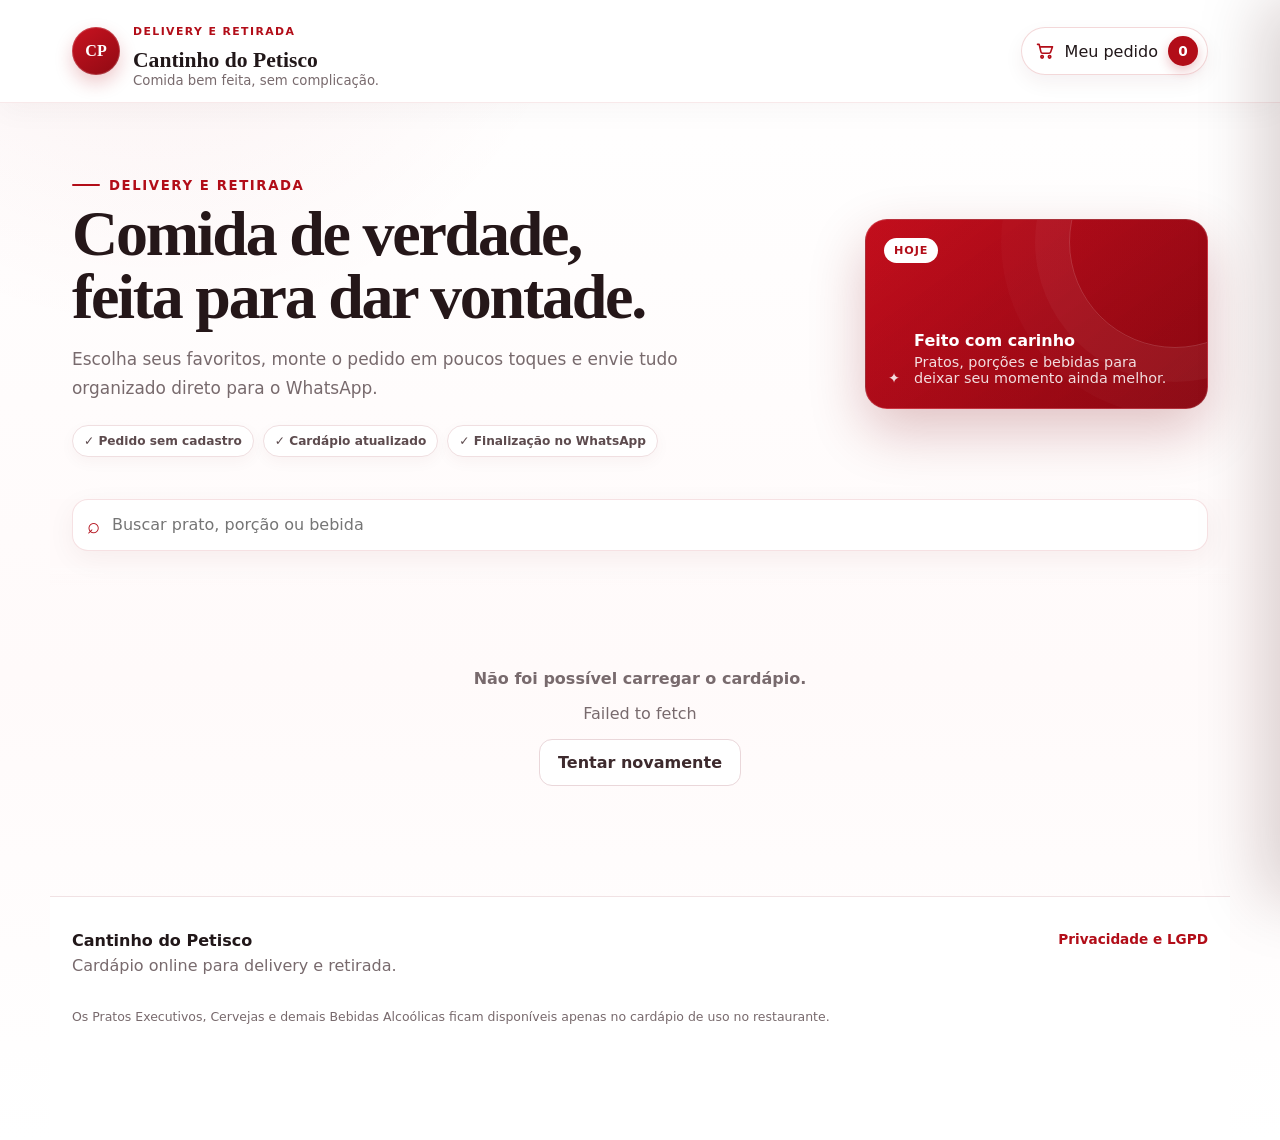
<file: index.html>
<!doctype html>
<html lang="pt-BR">
<head>
  <meta charset="utf-8">
  <meta name="viewport" content="width=device-width, initial-scale=1, viewport-fit=cover">
  <meta name="theme-color" content="#b20d18">
  <meta name="description" content="Cardápio de delivery e retirada do Cantinho do Petisco. Escolha seus itens e envie o pedido pelo WhatsApp.">



  <link rel="canonical" href="https://luizemsaopaulo.github.io/cantinho-do-petisco-v14/">
  <meta property="og:type" content="website">
  <meta property="og:site_name" content="Cantinho do Petisco">
  <meta property="og:locale" content="pt_BR">
  <meta property="og:url" content="https://luizemsaopaulo.github.io/cantinho-do-petisco-v14/">
  <meta property="og:title" content="Cantinho do Petisco | Delivery e Retirada">
  <meta property="og:description" content="Clique para pedir no cardápio digital do Cantinho do Petisco. Escolha seus produtos e envie o pedido pelo WhatsApp.">
  <meta property="og:image" content="https://luizemsaopaulo.github.io/cantinho-do-petisco-v14/assets/whatsapp-preview-v2.jpg?v=21">
  <meta property="og:image:url" content="https://luizemsaopaulo.github.io/cantinho-do-petisco-v14/assets/whatsapp-preview-v2.jpg?v=21">
  <meta property="og:image:secure_url" content="https://luizemsaopaulo.github.io/cantinho-do-petisco-v14/assets/whatsapp-preview-v2.jpg?v=21">
  <meta property="og:image:type" content="image/jpeg">
  <meta property="og:image:width" content="1200">
  <meta property="og:image:height" content="630">
  <meta property="og:image:alt" content="Cantinho do Petisco — cardápio digital e delivery">
  <meta name="twitter:card" content="summary_large_image">
  <meta name="twitter:title" content="Cantinho do Petisco | Delivery e Retirada">
  <meta name="twitter:description" content="Clique para pedir no cardápio digital do Cantinho do Petisco. Escolha seus produtos e envie o pedido pelo WhatsApp.">
  <meta name="twitter:image" content="https://luizemsaopaulo.github.io/cantinho-do-petisco-v14/assets/whatsapp-preview-v2.jpg?v=21">
  <title>Cantinho do Petisco | Delivery e Retirada</title>
  <link rel="manifest" href="manifest.webmanifest?v=21">
  <meta name="apple-mobile-web-app-capable" content="yes">
  <meta name="apple-mobile-web-app-status-bar-style" content="default">
  <meta name="apple-mobile-web-app-title" content="Cantinho">
  <link rel="apple-touch-icon" href="assets/icon-client-192.png?v=21">
  <link rel="stylesheet" href="css/styles.css?v=21">
</head>
<body data-menu-mode="delivery">
  <div class="app-shell">
    <header class="site-header">
      <div class="header-inner">
        <div class="brand-lockup" aria-label="Cantinho do Petisco">
          <div class="brand-mark" aria-hidden="true">CP</div>
          <div>
            <p class="eyebrow">Delivery e retirada</p>
            <h1>Cantinho do Petisco</h1>
            <p class="brand-subtitle">Comida bem feita, sem complicação.</p>
          </div>
        </div>
        <button id="openCartTop" class="cart-top" type="button" aria-label="Abrir carrinho">
          <svg viewBox="0 0 24 24" aria-hidden="true"><path d="M3 4h2l2.1 9.1a2 2 0 0 0 2 1.6h7.8a2 2 0 0 0 1.9-1.4L21 7H7.1M10 19a1.5 1.5 0 1 1-3 0 1.5 1.5 0 0 1 3 0Zm9 0a1.5 1.5 0 1 1-3 0 1.5 1.5 0 0 1 3 0Z"/></svg>
          <span>Meu pedido</span>
          <strong id="cartCountTop">0</strong>
        </button>
      </div>
    </header>

    <main>
      <section class="hero" aria-labelledby="heroTitle">
        <div class="hero-copy">
          <span class="hero-kicker"><span></span> Delivery e retirada</span>
          <h2 id="heroTitle">Comida de verdade, feita para dar vontade.</h2>
          <p>Escolha seus favoritos, monte o pedido em poucos toques e envie tudo organizado direto para o WhatsApp.</p>
          <div class="hero-trust">
            <span>✓ Pedido sem cadastro</span>
            <span>✓ Cardápio atualizado</span>
            <span>✓ Finalização no WhatsApp</span>
            <button id="installClientBtn" class="pwa-install-inline hidden" type="button">📲 Instalar app</button>
          </div>
        </div>
        <div class="hero-note">
          <div class="hero-note-badge">Hoje</div>
          <span class="hero-note-icon">✦</span>
          <div><strong>Feito com carinho</strong><span>Pratos, porções e bebidas para deixar seu momento ainda melhor.</span></div>
        </div>
      </section>

      <section id="dailySpecialSection" class="daily-special-section hidden" aria-label="Prato do dia">
        <div id="dailySpecialCard" class="daily-special-card"></div>
      </section>

      <section class="menu-tools" aria-label="Ferramentas do cardápio">
        <label class="search-box" for="searchInput">
          <span aria-hidden="true">⌕</span>
          <input id="searchInput" type="search" placeholder="Buscar prato, porção ou bebida" autocomplete="off">
          <button id="clearSearch" class="clear-search hidden" type="button" aria-label="Limpar busca">×</button>
        </label>
        <nav id="categoryNav" class="category-nav" aria-label="Categorias"></nav>
      </section>

      <section id="menuStatus" class="state-card">
        <div class="spinner" aria-hidden="true"></div>
        <p>Carregando o cardápio…</p>
      </section>
      <div id="menuRoot" class="menu-root hidden"></div>
    </main>

    <footer class="site-footer">
      <div>
        <strong>Cantinho do Petisco</strong>
        <p>Cardápio online para delivery e retirada.</p>
      </div>
      <div class="footer-actions">
        <button id="privacyBtn" class="text-button" type="button">Privacidade e LGPD</button>
      </div>
      <p class="minor">Os Pratos Executivos, Cervejas e demais Bebidas Alcoólicas ficam disponíveis apenas no cardápio de uso no restaurante.</p>
    </footer>
  </div>

  <button id="mobileCartBar" class="floating-cart hidden" type="button" aria-label="Abrir carrinho">
    <span class="floating-cart-icon" aria-hidden="true">
      <svg viewBox="0 0 24 24"><path d="M3 4h2l2.1 9.1a2 2 0 0 0 2 1.6h7.8a2 2 0 0 0 1.9-1.4L21 7H7.1M10 19a1.5 1.5 0 1 1-3 0 1.5 1.5 0 0 1 3 0Zm9 0a1.5 1.5 0 1 1-3 0 1.5 1.5 0 0 1 3 0Z"/></svg>
      <strong id="cartCountMobile" class="floating-cart-badge">0</strong>
    </span>
    <span class="floating-cart-copy"><small>Meu pedido</small><strong id="cartTotalMobile">R$ 0,00</strong></span>
  </button>

  <div id="overlay" class="overlay hidden" aria-hidden="true"></div>

  <aside id="cartDrawer" class="cart-drawer" aria-label="Seu pedido" aria-hidden="true">
    <div class="drawer-head">
      <div><span class="eyebrow">Seu pedido</span><h2>Resumo</h2></div>
      <button id="closeCart" class="icon-button" type="button" aria-label="Fechar carrinho">×</button>
    </div>
    <div id="cartItems" class="cart-items"></div>
    <div id="cartEmpty" class="empty-cart">
      <div class="empty-icon">♡</div>
      <strong>Seu pedido está vazio</strong>
      <p>Escolha algo do cardápio e ele aparece aqui.</p>
    </div>
    <div id="cartFooter" class="cart-footer hidden">
      <div class="cart-total"><span>Total</span><strong id="cartTotal">R$ 0,00</strong></div>
      <button id="checkoutBtn" class="primary-button" type="button">Continuar pedido</button>
    </div>
  </aside>

  <dialog id="itemDialog" class="app-dialog item-dialog">
    <form id="itemForm">
      <button id="closeItemDialog" class="dialog-close" type="button" aria-label="Fechar">×</button>
      <div id="itemDialogVisual" class="item-dialog-visual"></div>
      <div class="dialog-body">
        <span id="itemDialogCategory" class="eyebrow"></span>
        <h2 id="itemDialogName"></h2>
        <p id="itemDialogDescription" class="dialog-description"></p>
        <div class="item-price-row"><strong id="itemDialogPrice"></strong><span id="itemAvailability"></span></div>
        <div id="sizePickerWrap" class="size-picker-wrap hidden">
          <div class="size-picker-head"><div><span class="size-picker-label">Escolha o tamanho</span><small>O preço muda conforme o tamanho selecionado.</small></div><span id="selectedSizeLabel" class="selected-size-label"></span></div>
          <div id="sizePicker" class="size-picker" role="radiogroup" aria-label="Escolha o tamanho"></div>
          <p id="sizeRequiredMessage" class="size-required-message hidden" role="alert">Selecione um tamanho para continuar.</p>
        </div>
        <div id="itemOptions" class="item-options hidden" aria-live="polite"></div>
        <label id="itemNoteWrap" class="field-label">Observação do item <small class="optional-hint">(opcional)</small>
          <textarea id="itemNote" rows="3" maxlength="180" placeholder="Ex.: retirar ou acrescentar algo? Escreva aqui (opcional)."></textarea>
        </label>
        <div class="add-row">
          <div class="quantity-control" aria-label="Quantidade">
            <button id="itemQtyMinus" type="button">−</button><strong id="itemQty">1</strong><button id="itemQtyPlus" type="button">+</button>
          </div>
          <button id="addItemBtn" class="primary-button" type="submit" value="default">Adicionar</button>
        </div>
      </div>
    </form>
  </dialog>

  <dialog id="checkoutDialog" class="app-dialog checkout-dialog">
    <form id="checkoutForm">
      <button id="closeCheckoutDialog" class="dialog-close" type="button" aria-label="Fechar">×</button>
      <div class="dialog-body">
        <span class="eyebrow">Finalizar</span>
        <h2>Só falta confirmar alguns detalhes</h2>
        <p class="dialog-description">Esses dados não são gravados no Supabase pelo cardápio; eles entram apenas na mensagem enviada ao WhatsApp.</p>

        <label class="field-label">Seu nome <span>*</span>
          <input id="customerName" type="text" maxlength="80" required placeholder="Como podemos chamar você?">
        </label>

        <fieldset class="segmented-fieldset">
          <legend>Como vai receber?</legend>
          <label><input type="radio" name="fulfillment" value="Retirada" checked><span>Retirada</span></label>
          <label><input type="radio" name="fulfillment" value="Entrega"><span>Entrega</span></label>
        </fieldset>

        <div id="addressFields" class="conditional-fields hidden">
          <label class="field-label">Endereço <span>*</span>
            <input id="customerAddress" type="text" maxlength="180" placeholder="Rua, número e complemento">
          </label>
          <label class="field-label">Bairro
            <input id="customerDistrict" type="text" maxlength="80" placeholder="Seu bairro">
          </label>
        </div>

        <label class="field-label">Forma de pagamento
          <select id="paymentMethod">
            <option>Pix</option>
            <option>Cartão</option>
            <option>Dinheiro</option>
          </select>
        </label>

        <label id="changeField" class="field-label hidden">Troco para
          <input id="changeFor" type="text" inputmode="decimal" maxlength="20" placeholder="Ex.: 100,00">
        </label>

        <label class="field-label">Observação geral
          <textarea id="orderNote" rows="3" maxlength="240" placeholder="Alguma observação para o pedido?"></textarea>
        </label>

        <div class="checkout-summary">
          <span>Total do pedido</span><strong id="checkoutTotal">R$ 0,00</strong>
        </div>
        <button id="sendWhatsappBtn" class="primary-button whatsapp-button" type="submit" value="default">Enviar pedido no WhatsApp</button>
      </div>
    </form>
  </dialog>

  <dialog id="privacyDialog" class="app-dialog info-dialog">
    <form method="dialog">
      <button class="dialog-close" value="cancel" aria-label="Fechar">×</button>
      <div class="dialog-body">
        <span class="eyebrow">Privacidade</span>
        <h2>Como este cardápio trata seus dados</h2>
        <p>O cardápio usa o Supabase para exibir produtos, preços e disponibilidade. Os dados que você informa ao finalizar o pedido são usados para montar a mensagem do WhatsApp e não são salvos no banco de dados por esta página.</p>
        <p>O carrinho pode ficar salvo localmente no seu próprio navegador para facilitar a continuidade do pedido. Não usamos rastreadores de publicidade neste projeto.</p>
        <button class="secondary-button" value="cancel">Entendi</button>
      </div>
    </form>
  </dialog>


  <aside id="installSuggestion" class="pwa-install-suggestion hidden" aria-label="Instalar aplicativo">
    <div class="pwa-install-icon">📲</div>
    <div class="pwa-install-copy"><strong>Quer o cardápio na tela do celular?</strong><span>Instale o Cantinho do Petisco para abrir mais rápido.</span></div>
    <div class="pwa-install-actions"><button id="installSuggestionInstall" class="primary-button compact" type="button">Instalar</button><button id="installSuggestionDismiss" class="text-button" type="button">Agora não</button></div>
  </aside>
  <dialog id="iosInstallDialog" class="app-dialog info-dialog pwa-ios-dialog"><div class="dialog-body"><span class="eyebrow">Instalar no iPhone</span><h2>Adicionar à Tela de Início</h2><p>No Safari, toque em <strong>Compartilhar</strong> e depois em <strong>Adicionar à Tela de Início</strong>.</p><button id="closeIosInstall" class="primary-button" type="button">Entendi</button></div></dialog>

  <div id="toastRegion" class="toast-region" aria-live="polite"></div>

  <script src="js/config.js"></script>
  <script src="js/mock-data.js"></script>
  <script src="js/supabase-rest.js"></script>
  <script src="js/app.js?v=21"></script>
  <script src="js/pwa-client.js?v=21"></script>
</body>
</html>
</file>
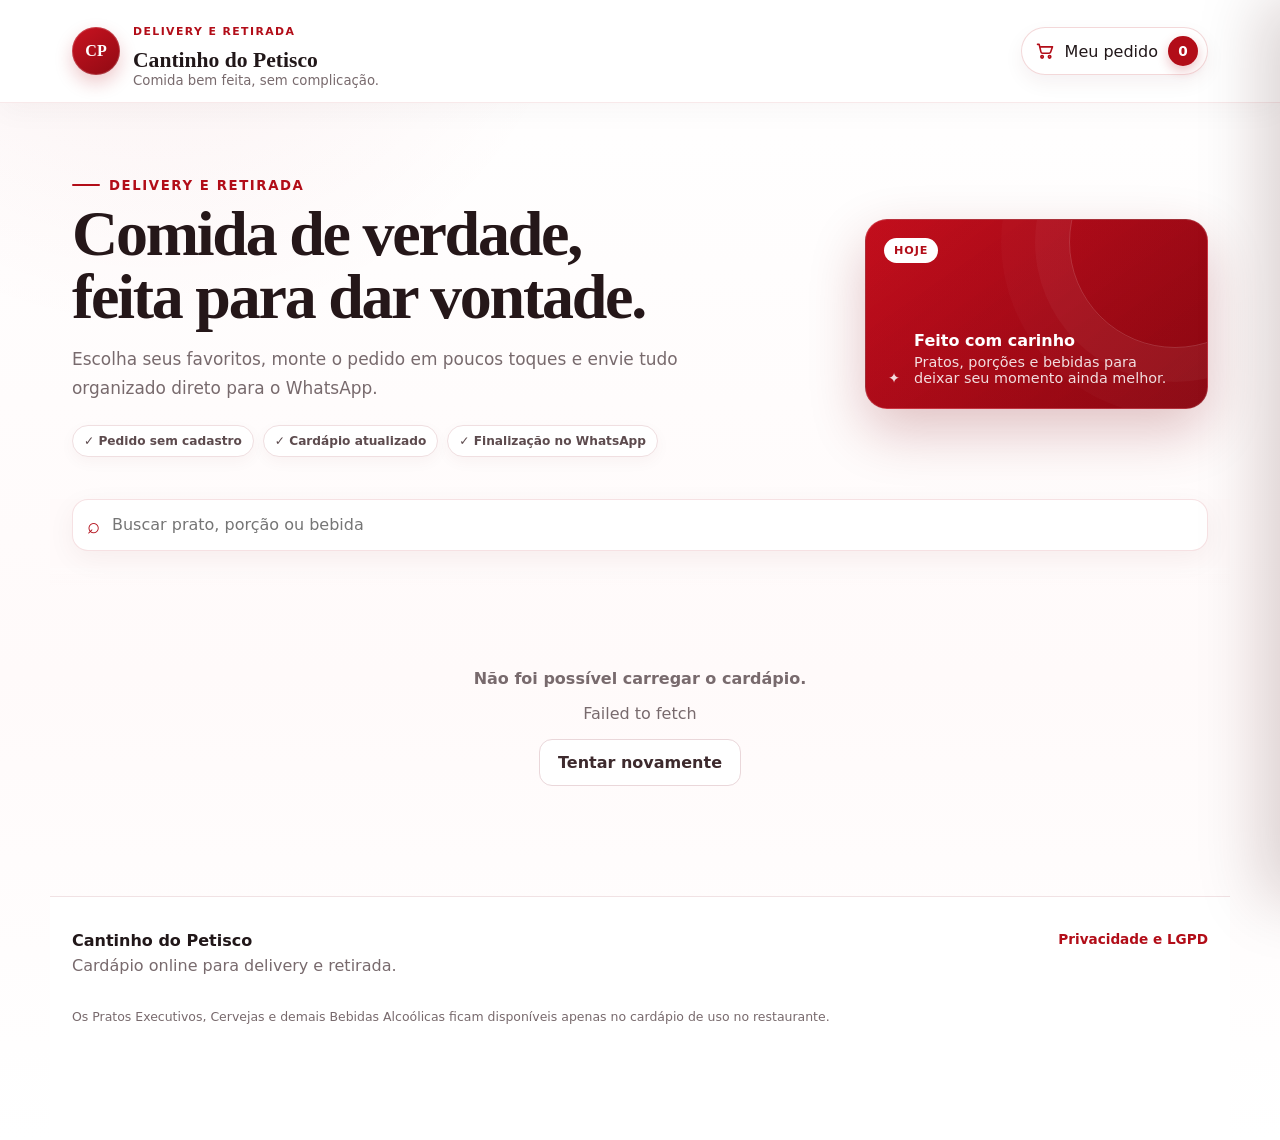
<file: cantinho-do-petisco-v20-validacao-obrigatoria-completo/index.html>
<!doctype html>
<html lang="pt-BR">
<head>
  <meta charset="utf-8">
  <meta name="viewport" content="width=device-width, initial-scale=1, viewport-fit=cover">
  <meta name="theme-color" content="#b20d18">
  <meta name="description" content="Cardápio de delivery e retirada do Cantinho do Petisco. Escolha seus itens e envie o pedido pelo WhatsApp.">



  <link rel="canonical" href="https://luizemsaopaulo.github.io/cantinho-do-petisco-v14/">
  <meta property="og:type" content="website">
  <meta property="og:site_name" content="Cantinho do Petisco">
  <meta property="og:locale" content="pt_BR">
  <meta property="og:url" content="https://luizemsaopaulo.github.io/cantinho-do-petisco-v14/">
  <meta property="og:title" content="Cantinho do Petisco | Delivery e Retirada">
  <meta property="og:description" content="Clique para pedir no cardápio digital do Cantinho do Petisco. Escolha seus produtos e envie o pedido pelo WhatsApp.">
  <meta property="og:image" content="https://luizemsaopaulo.github.io/cantinho-do-petisco-v14/assets/whatsapp-preview-v2.jpg?v=20">
  <meta property="og:image:url" content="https://luizemsaopaulo.github.io/cantinho-do-petisco-v14/assets/whatsapp-preview-v2.jpg?v=20">
  <meta property="og:image:secure_url" content="https://luizemsaopaulo.github.io/cantinho-do-petisco-v14/assets/whatsapp-preview-v2.jpg?v=20">
  <meta property="og:image:type" content="image/jpeg">
  <meta property="og:image:width" content="1200">
  <meta property="og:image:height" content="630">
  <meta property="og:image:alt" content="Cantinho do Petisco — cardápio digital e delivery">
  <meta name="twitter:card" content="summary_large_image">
  <meta name="twitter:title" content="Cantinho do Petisco | Delivery e Retirada">
  <meta name="twitter:description" content="Clique para pedir no cardápio digital do Cantinho do Petisco. Escolha seus produtos e envie o pedido pelo WhatsApp.">
  <meta name="twitter:image" content="https://luizemsaopaulo.github.io/cantinho-do-petisco-v14/assets/whatsapp-preview-v2.jpg?v=20">
  <title>Cantinho do Petisco | Delivery e Retirada</title>
  <link rel="manifest" href="manifest.webmanifest?v=20">
  <meta name="apple-mobile-web-app-capable" content="yes">
  <meta name="apple-mobile-web-app-status-bar-style" content="default">
  <meta name="apple-mobile-web-app-title" content="Cantinho">
  <link rel="apple-touch-icon" href="assets/icon-client-192.png?v=20">
  <link rel="stylesheet" href="css/styles.css?v=20">
</head>
<body data-menu-mode="delivery">
  <div class="app-shell">
    <header class="site-header">
      <div class="header-inner">
        <div class="brand-lockup" aria-label="Cantinho do Petisco">
          <div class="brand-mark" aria-hidden="true">CP</div>
          <div>
            <p class="eyebrow">Delivery e retirada</p>
            <h1>Cantinho do Petisco</h1>
            <p class="brand-subtitle">Comida bem feita, sem complicação.</p>
          </div>
        </div>
        <button id="openCartTop" class="cart-top" type="button" aria-label="Abrir carrinho">
          <svg viewBox="0 0 24 24" aria-hidden="true"><path d="M3 4h2l2.1 9.1a2 2 0 0 0 2 1.6h7.8a2 2 0 0 0 1.9-1.4L21 7H7.1M10 19a1.5 1.5 0 1 1-3 0 1.5 1.5 0 0 1 3 0Zm9 0a1.5 1.5 0 1 1-3 0 1.5 1.5 0 0 1 3 0Z"/></svg>
          <span>Meu pedido</span>
          <strong id="cartCountTop">0</strong>
        </button>
      </div>
    </header>

    <main>
      <section class="hero" aria-labelledby="heroTitle">
        <div class="hero-copy">
          <span class="hero-kicker"><span></span> Delivery e retirada</span>
          <h2 id="heroTitle">Comida de verdade, feita para dar vontade.</h2>
          <p>Escolha seus favoritos, monte o pedido em poucos toques e envie tudo organizado direto para o WhatsApp.</p>
          <div class="hero-trust">
            <span>✓ Pedido sem cadastro</span>
            <span>✓ Cardápio atualizado</span>
            <span>✓ Finalização no WhatsApp</span>
            <button id="installClientBtn" class="pwa-install-inline hidden" type="button">📲 Instalar app</button>
          </div>
        </div>
        <div class="hero-note">
          <div class="hero-note-badge">Hoje</div>
          <span class="hero-note-icon">✦</span>
          <div><strong>Feito com carinho</strong><span>Pratos, porções e bebidas para deixar seu momento ainda melhor.</span></div>
        </div>
      </section>

      <section id="dailySpecialSection" class="daily-special-section hidden" aria-label="Prato do dia">
        <div id="dailySpecialCard" class="daily-special-card"></div>
      </section>

      <section class="menu-tools" aria-label="Ferramentas do cardápio">
        <label class="search-box" for="searchInput">
          <span aria-hidden="true">⌕</span>
          <input id="searchInput" type="search" placeholder="Buscar prato, porção ou bebida" autocomplete="off">
          <button id="clearSearch" class="clear-search hidden" type="button" aria-label="Limpar busca">×</button>
        </label>
        <nav id="categoryNav" class="category-nav" aria-label="Categorias"></nav>
      </section>

      <section id="menuStatus" class="state-card">
        <div class="spinner" aria-hidden="true"></div>
        <p>Carregando o cardápio…</p>
      </section>
      <div id="menuRoot" class="menu-root hidden"></div>
    </main>

    <footer class="site-footer">
      <div>
        <strong>Cantinho do Petisco</strong>
        <p>Cardápio online para delivery e retirada.</p>
      </div>
      <div class="footer-actions">
        <button id="privacyBtn" class="text-button" type="button">Privacidade e LGPD</button>
      </div>
      <p class="minor">Os Pratos Executivos, Cervejas e demais Bebidas Alcoólicas ficam disponíveis apenas no cardápio de uso no restaurante.</p>
    </footer>
  </div>

  <button id="mobileCartBar" class="floating-cart hidden" type="button" aria-label="Abrir carrinho">
    <span class="floating-cart-icon" aria-hidden="true">
      <svg viewBox="0 0 24 24"><path d="M3 4h2l2.1 9.1a2 2 0 0 0 2 1.6h7.8a2 2 0 0 0 1.9-1.4L21 7H7.1M10 19a1.5 1.5 0 1 1-3 0 1.5 1.5 0 0 1 3 0Zm9 0a1.5 1.5 0 1 1-3 0 1.5 1.5 0 0 1 3 0Z"/></svg>
      <strong id="cartCountMobile" class="floating-cart-badge">0</strong>
    </span>
    <span class="floating-cart-copy"><small>Meu pedido</small><strong id="cartTotalMobile">R$ 0,00</strong></span>
  </button>

  <div id="overlay" class="overlay hidden" aria-hidden="true"></div>

  <aside id="cartDrawer" class="cart-drawer" aria-label="Seu pedido" aria-hidden="true">
    <div class="drawer-head">
      <div><span class="eyebrow">Seu pedido</span><h2>Resumo</h2></div>
      <button id="closeCart" class="icon-button" type="button" aria-label="Fechar carrinho">×</button>
    </div>
    <div id="cartItems" class="cart-items"></div>
    <div id="cartEmpty" class="empty-cart">
      <div class="empty-icon">♡</div>
      <strong>Seu pedido está vazio</strong>
      <p>Escolha algo do cardápio e ele aparece aqui.</p>
    </div>
    <div id="cartFooter" class="cart-footer hidden">
      <div class="cart-total"><span>Total</span><strong id="cartTotal">R$ 0,00</strong></div>
      <button id="checkoutBtn" class="primary-button" type="button">Continuar pedido</button>
    </div>
  </aside>

  <dialog id="itemDialog" class="app-dialog item-dialog">
    <form id="itemForm">
      <button id="closeItemDialog" class="dialog-close" type="button" aria-label="Fechar">×</button>
      <div id="itemDialogVisual" class="item-dialog-visual"></div>
      <div class="dialog-body">
        <span id="itemDialogCategory" class="eyebrow"></span>
        <h2 id="itemDialogName"></h2>
        <p id="itemDialogDescription" class="dialog-description"></p>
        <div class="item-price-row"><strong id="itemDialogPrice"></strong><span id="itemAvailability"></span></div>
        <div id="sizePickerWrap" class="size-picker-wrap hidden">
          <div class="size-picker-head"><div><span class="size-picker-label">Escolha o tamanho</span><small>O preço muda conforme o tamanho selecionado.</small></div><span id="selectedSizeLabel" class="selected-size-label"></span></div>
          <div id="sizePicker" class="size-picker" role="radiogroup" aria-label="Escolha o tamanho"></div>
        </div>
        <div id="itemOptions" class="item-options hidden" aria-live="polite"></div>
        <label id="itemNoteWrap" class="field-label">Observação do item <small class="optional-hint">(opcional)</small>
          <textarea id="itemNote" rows="3" maxlength="180" placeholder="Ex.: retirar ou acrescentar algo? Escreva aqui (opcional)."></textarea>
        </label>
        <div class="add-row">
          <div class="quantity-control" aria-label="Quantidade">
            <button id="itemQtyMinus" type="button">−</button><strong id="itemQty">1</strong><button id="itemQtyPlus" type="button">+</button>
          </div>
          <button id="addItemBtn" class="primary-button" type="submit" value="default">Adicionar</button>
        </div>
      </div>
    </form>
  </dialog>

  <dialog id="checkoutDialog" class="app-dialog checkout-dialog">
    <form id="checkoutForm">
      <button id="closeCheckoutDialog" class="dialog-close" type="button" aria-label="Fechar">×</button>
      <div class="dialog-body">
        <span class="eyebrow">Finalizar</span>
        <h2>Só falta confirmar alguns detalhes</h2>
        <p class="dialog-description">Esses dados não são gravados no Supabase pelo cardápio; eles entram apenas na mensagem enviada ao WhatsApp.</p>

        <label class="field-label">Seu nome <span>*</span>
          <input id="customerName" type="text" maxlength="80" required placeholder="Como podemos chamar você?">
        </label>

        <fieldset class="segmented-fieldset">
          <legend>Como vai receber?</legend>
          <label><input type="radio" name="fulfillment" value="Retirada" checked><span>Retirada</span></label>
          <label><input type="radio" name="fulfillment" value="Entrega"><span>Entrega</span></label>
        </fieldset>

        <div id="addressFields" class="conditional-fields hidden">
          <label class="field-label">Endereço <span>*</span>
            <input id="customerAddress" type="text" maxlength="180" placeholder="Rua, número e complemento">
          </label>
          <label class="field-label">Bairro
            <input id="customerDistrict" type="text" maxlength="80" placeholder="Seu bairro">
          </label>
        </div>

        <label class="field-label">Forma de pagamento
          <select id="paymentMethod">
            <option>Pix</option>
            <option>Cartão</option>
            <option>Dinheiro</option>
          </select>
        </label>

        <label id="changeField" class="field-label hidden">Troco para
          <input id="changeFor" type="text" inputmode="decimal" maxlength="20" placeholder="Ex.: 100,00">
        </label>

        <label class="field-label">Observação geral
          <textarea id="orderNote" rows="3" maxlength="240" placeholder="Alguma observação para o pedido?"></textarea>
        </label>

        <div class="checkout-summary">
          <span>Total do pedido</span><strong id="checkoutTotal">R$ 0,00</strong>
        </div>
        <button id="sendWhatsappBtn" class="primary-button whatsapp-button" type="submit" value="default">Enviar pedido no WhatsApp</button>
      </div>
    </form>
  </dialog>

  <dialog id="privacyDialog" class="app-dialog info-dialog">
    <form method="dialog">
      <button class="dialog-close" value="cancel" aria-label="Fechar">×</button>
      <div class="dialog-body">
        <span class="eyebrow">Privacidade</span>
        <h2>Como este cardápio trata seus dados</h2>
        <p>O cardápio usa o Supabase para exibir produtos, preços e disponibilidade. Os dados que você informa ao finalizar o pedido são usados para montar a mensagem do WhatsApp e não são salvos no banco de dados por esta página.</p>
        <p>O carrinho pode ficar salvo localmente no seu próprio navegador para facilitar a continuidade do pedido. Não usamos rastreadores de publicidade neste projeto.</p>
        <button class="secondary-button" value="cancel">Entendi</button>
      </div>
    </form>
  </dialog>


  <aside id="installSuggestion" class="pwa-install-suggestion hidden" aria-label="Instalar aplicativo">
    <div class="pwa-install-icon">📲</div>
    <div class="pwa-install-copy"><strong>Quer o cardápio na tela do celular?</strong><span>Instale o Cantinho do Petisco para abrir mais rápido.</span></div>
    <div class="pwa-install-actions"><button id="installSuggestionInstall" class="primary-button compact" type="button">Instalar</button><button id="installSuggestionDismiss" class="text-button" type="button">Agora não</button></div>
  </aside>
  <dialog id="iosInstallDialog" class="app-dialog info-dialog pwa-ios-dialog"><div class="dialog-body"><span class="eyebrow">Instalar no iPhone</span><h2>Adicionar à Tela de Início</h2><p>No Safari, toque em <strong>Compartilhar</strong> e depois em <strong>Adicionar à Tela de Início</strong>.</p><button id="closeIosInstall" class="primary-button" type="button">Entendi</button></div></dialog>

  <div id="toastRegion" class="toast-region" aria-live="polite"></div>

  <script src="js/config.js"></script>
  <script src="js/mock-data.js"></script>
  <script src="js/supabase-rest.js"></script>
  <script src="js/app.js?v=20"></script>
  <script src="js/pwa-client.js?v=20"></script>
</body>
</html>
</file>
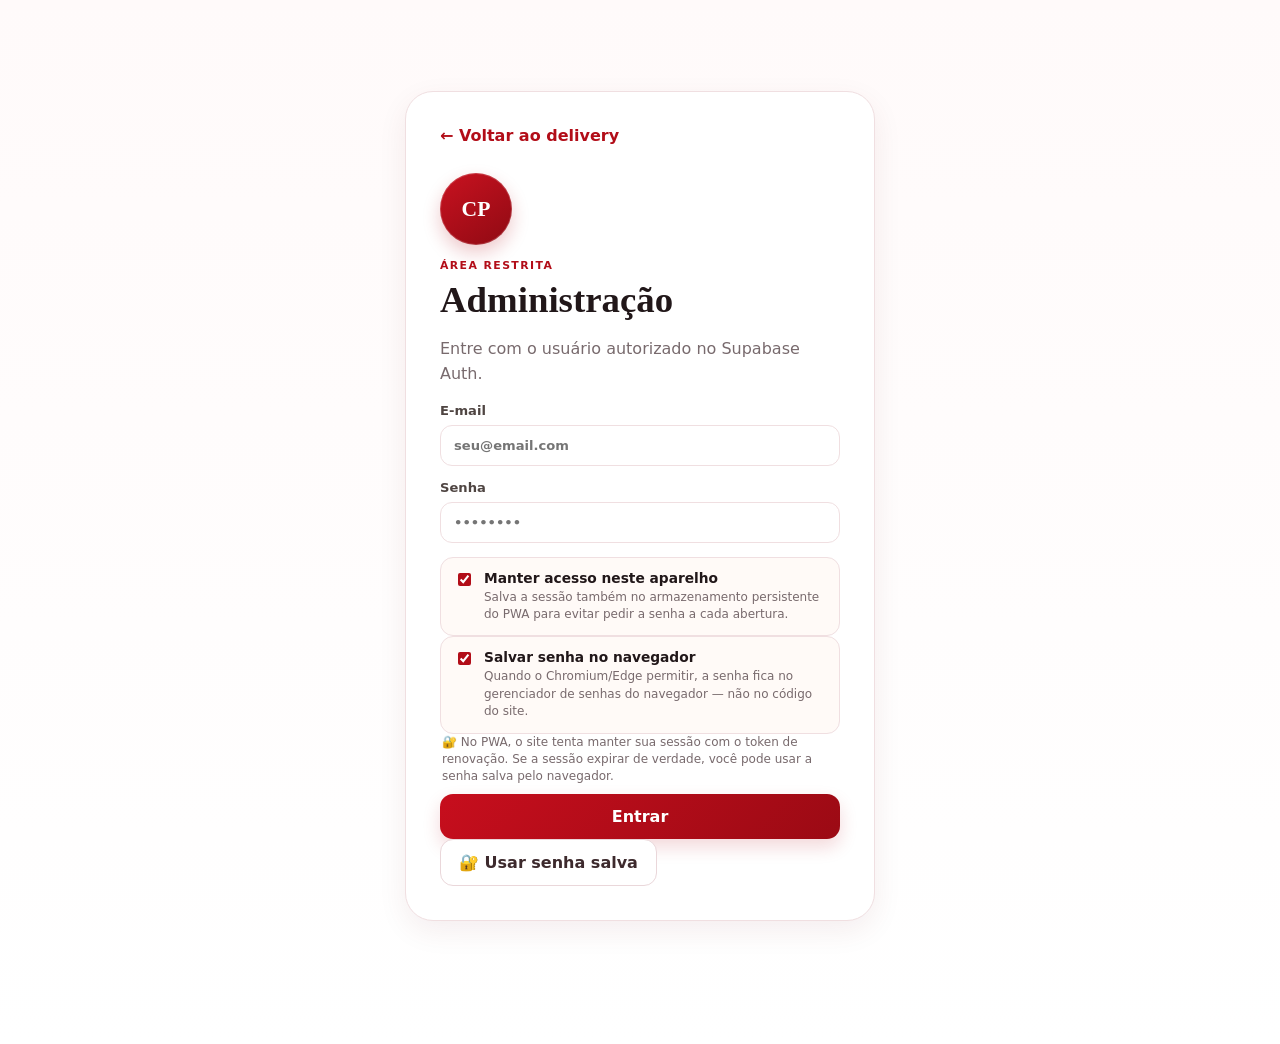
<file: admin.html>
<!doctype html>
<html lang="pt-BR">
<head>
  <meta charset="utf-8">
  <meta name="viewport" content="width=device-width, initial-scale=1">
  <meta name="theme-color" content="#b20d18">
  <meta name="robots" content="noindex,nofollow">
  <title>Admin | Cantinho do Petisco</title>
  <link rel="manifest" href="manifest-admin.webmanifest?v=21">
  <meta name="apple-mobile-web-app-capable" content="yes">
  <meta name="apple-mobile-web-app-status-bar-style" content="default">
  <meta name="apple-mobile-web-app-title" content="Cantinho ADM">
  <link rel="apple-touch-icon" href="assets/icon-admin-192.png?v=21">
  <link rel="stylesheet" href="css/styles.css?v=21">
</head>
<body class="admin-body">
  <main class="admin-shell">
    <section id="loginView" class="login-card">
      <a class="back-link" href="index.html">← Voltar ao delivery</a>
      <div class="brand-mark large">CP</div>
      <span class="eyebrow">Área restrita</span>
      <h1>Administração</h1>
      <p>Entre com o usuário autorizado no Supabase Auth.</p>
      <form id="loginForm" class="stack-form">
        <label class="field-label">E-mail
          <input id="adminEmail" name="username" type="email" autocomplete="username" required placeholder="seu@email.com">
        </label>
        <label class="field-label">Senha
          <input id="adminPassword" name="password" type="password" autocomplete="current-password" required placeholder="••••••••">
        </label>
        <label class="remember-login-card"><input id="keepAdminSignedIn" type="checkbox" checked><span><strong>Manter acesso neste aparelho</strong><small>Salva a sessão também no armazenamento persistente do PWA para evitar pedir a senha a cada abertura.</small></span></label>
        <label class="remember-login-card save-password-card"><input id="saveAdminPassword" type="checkbox" checked><span><strong>Salvar senha no navegador</strong><small>Quando o Chromium/Edge permitir, a senha fica no gerenciador de senhas do navegador — não no código do site.</small></span></label>
        <p id="loginPersistenceStatus" class="password-manager-note">🔐 No PWA, o site tenta manter sua sessão com o token de renovação. Se a sessão expirar de verdade, você pode usar a senha salva pelo navegador.</p>
        <button id="loginBtn" class="primary-button" type="submit">Entrar</button>
        <button id="savedCredentialLoginBtn" class="secondary-button hidden" type="button">🔐 Usar senha salva</button>
        <button id="retrySavedSessionBtn" class="secondary-button hidden" type="button">↻ Tentar sessão salva novamente</button>
        <p id="demoCredentials" class="demo-credentials hidden">Modo demonstração: admin@demo.local / 123456</p>
      </form>
      <div id="loginMessage" class="form-message hidden"></div>
    </section>

    <section id="adminView" class="admin-dashboard hidden">
      <header class="admin-header admin-header-v5 admin-header-clean admin-header-left-menu">
        <div class="admin-header-main">
          <button id="adminToolsMenuBtn" class="admin-menu-toggle" type="button" aria-label="Abrir menu" aria-controls="adminToolsMenu" aria-expanded="false" title="Menu">
            <span class="hamburger-lines" aria-hidden="true"><i></i><i></i><i></i></span>
          </button>
          <div class="admin-title-block">
            <span class="eyebrow">Cantinho do Petisco</span>
            <h1>Painel administrativo</h1>
            <p>Gerencie o cardápio por setores, fotos, disponibilidade e o prato de cada dia da semana.</p>
            <div class="admin-user-line">Conectado como <strong id="adminIdentity"></strong></div>
          </div>
        </div>
        <div class="admin-header-actions admin-header-actions-clean">
          <button id="logoutBtn" class="secondary-button small" type="button">Sair</button>
        </div>
      </header>

      <div id="adminToolsOverlay" class="admin-tools-overlay hidden" aria-hidden="true"></div>
      <aside id="adminToolsMenu" class="admin-tools-menu" aria-hidden="true" aria-labelledby="adminToolsMenuTitle">
        <div class="admin-tools-menu-head">
          <div>
            <span class="eyebrow">Atalhos</span>
            <h2 id="adminToolsMenuTitle">Menu</h2>
          </div>
          <button id="closeAdminToolsMenu" class="admin-tools-close" type="button" aria-label="Fechar menu">×</button>
        </div>
        <nav class="admin-tools-list" aria-label="Ferramentas do painel">
          <button id="installAdminPwa" class="admin-tools-item admin-tools-install hidden" type="button"><span>📲</span><strong>Instalar Cantinho Admin</strong></button>
          <button id="openDeliveryQuick" class="admin-tools-item" type="button"><span>🛵</span><strong>Abrir página Delivery</strong></button>
          <button id="openRestaurantQuick" class="admin-tools-item" type="button"><span>🍽️</span><strong>Abrir página Restaurante</strong></button>
          <div class="admin-tools-divider" role="separator"></div>
          <button id="shareDeliveryWhatsApp" class="admin-tools-item admin-tools-whatsapp" type="button"><span>💬</span><strong>Compartilhar Delivery</strong></button>
          <button id="shareRestaurantWhatsApp" class="admin-tools-item admin-tools-whatsapp" type="button"><span>💬</span><strong>Compartilhar Restaurante</strong></button>
          <div class="admin-tools-divider" role="separator"></div>
          <button id="qrDeliveryBtn" class="admin-tools-item" type="button"><span>▦</span><strong>QR Code Delivery</strong></button>
          <button id="qrRestaurantBtn" class="admin-tools-item" type="button"><span>▦</span><strong>QR Code Restaurante</strong></button>
        </nav>
      </aside>
      <div class="admin-metrics">
        <article><span>Produtos cadastrados</span><strong id="metricProducts">0</strong></article>
        <article><span>Disponíveis no cardápio</span><strong id="metricAvailable">0</strong></article>
        <article><span>Não publicados</span><strong id="metricInactive">0</strong></article>
        <article><span>Categorias</span><strong id="metricCategories">0</strong></article>
      </div>

      <nav class="admin-tabs admin-tabs-v5" aria-label="Seções do painel">
        <button class="admin-tab active" data-tab="products" type="button"><span>🍽️</span><strong>Produtos</strong><small>Organizados por categoria</small></button>
        <button class="admin-tab" data-tab="special" type="button"><span>📅</span><strong>Prato do dia</strong><small>Programação semanal</small></button>
      </nav>

      <section id="productsTab" class="admin-tabpanel">
        <div class="admin-panel-heading">
          <div>
            <span class="eyebrow">Cardápio</span>
            <h2>Produtos por categoria</h2>
            <p>Cada setor fica separado para facilitar a localização e edição dos itens.</p>
          </div>
          <button id="newProductBtn" class="primary-button small" type="button">+ Novo produto</button>
        </div>

        <div class="admin-toolbar admin-toolbar-v5 admin-toolbar-collapsible">
          <label class="search-box admin-search">
            <span>⌕</span><input id="adminSearch" type="search" placeholder="Buscar em todas as categorias"><button id="clearAdminSearch" class="clear-search hidden" type="button">×</button>
          </label>
          <select id="adminCategoryFilter" aria-label="Filtrar categoria"><option value="">Todas as categorias</option></select>
          <div class="admin-collapse-actions" aria-label="Controles das categorias">
            <button id="expandAllCategories" class="secondary-button compact" type="button">Expandir todas</button>
            <button id="collapseAllCategories" class="secondary-button compact" type="button">Recolher todas</button>
          </div>
        </div>

        <div class="admin-visibility-note"><strong>Visibilidade das duas páginas</strong><span>Pratos Executivos, Cervejas e Bebidas Alcoólicas continuam cadastrados e editáveis aqui, mas são ocultados automaticamente no <b>delivery</b>. No <b>cardápio do restaurante</b>, todas as categorias publicadas aparecem.</span></div>
        <div id="productsGroups" class="admin-category-groups"></div>
        <div id="adminEmpty" class="state-card hidden"><p>Nenhum produto encontrado.</p></div>
      </section>

      <section id="specialTab" class="admin-tabpanel hidden">
        <div class="admin-panel-heading">
          <div>
            <span class="eyebrow">Programação semanal</span>
            <h2>Prato do dia por dia da semana</h2>
            <p>Organize as marmitas de cada dia. Você pode deixar um ou vários pratos disponíveis no mesmo dia da semana.</p>
          </div>
        </div>

        <div class="weekly-special-layout">
          <article class="admin-section-card special-editor-card">
            <div class="admin-card-title">
              <span class="step-badge">1</span>
              <div><strong>Configurar um dia</strong><small>Escolha o dia e a marmita. Tamanho e preço ficam dentro do produto.</small></div>
            </div>
            <form id="specialForm" class="special-form-v5">
              <input id="specialId" type="hidden">
              <input id="specialProduct" type="hidden" required>
              <label class="field-label">Dia da semana
                <select id="specialWeekday" required>
                  <option value="">Selecione...</option>
                  <option value="1">Segunda-feira</option>
                  <option value="2">Terça-feira</option>
                  <option value="3">Quarta-feira</option>
                  <option value="4">Quinta-feira</option>
                  <option value="5">Sexta-feira</option>
                  <option value="6">Sábado</option>
                  <option value="0">Domingo</option>
                </select>
              </label>
              <div class="field-label special-picker-field">
                <span>Marmita <span>*</span></span>
                <button id="openSpecialPicker" class="special-picker-button" type="button">
                  <span><strong id="specialPickerLabel">Escolher marmita</strong><small id="specialPickerHint">Somente marmitas · sem tamanho e sem preço nesta etapa</small></span>
                  <b aria-hidden="true">›</b>
                </button>
              </div>
              <label class="field-label">Observação<input id="specialNote" type="text" maxlength="160" placeholder="Ex.: Sugestão da casa"></label>
              <label class="switch-line switch-card"><input id="specialActive" type="checkbox" checked><span><strong>Ativo</strong><small>Mostrar este prato quando chegar esse dia.</small></span></label>
              <div class="special-form-actions">
                <button id="cancelSpecialEdit" class="secondary-button hidden" type="button">Cancelar edição</button>
                <button class="primary-button" type="submit">Salvar programação</button>
              </div>
            </form>
          </article>

          <article class="admin-section-card weekly-overview-card">
            <div class="admin-card-title">
              <span class="step-badge">2</span>
              <div><strong>Semana cadastrada</strong><small>Veja rapidamente todas as marmitas definidas para cada dia.</small></div>
            </div>
            <div id="specialList" class="weekly-special-list"></div>
          </article>
        </div>
      </section>
    </section>
  </main>

  <dialog id="productDialog" class="app-dialog product-admin-dialog product-admin-dialog-v5">
    <form id="productForm">
      <button id="closeProductDialog" class="dialog-close" type="button" aria-label="Fechar">×</button>
      <div class="dialog-body admin-product-dialog-body">
        <div class="product-dialog-heading">
          <span class="eyebrow">Cadastro de produto</span>
          <h2 id="productDialogTitle">Novo produto</h2>
          <p>Os campos estão separados por assunto para ficar mais fácil administrar.</p>
        </div>
        <input id="productId" type="hidden">

        <section class="form-section-card">
          <div class="form-section-title"><span>1</span><div><strong>Informações principais</strong><small>Nome, categoria e descrição que o cliente verá.</small></div></div>
          <div class="form-grid">
            <label class="field-label span-2">Nome <span>*</span><input id="productName" type="text" maxlength="160" required></label>
            <label class="field-label">Categoria <span>*</span><select id="productCategory" required></select></label>
            <label class="field-label">Tamanho
              <select id="productSize"><option value="">Sem tamanho</option><option value="P">P — Pequena</option><option value="M">M — Média</option><option value="G">G — Grande</option></select>
              <small>Nas marmitas, o mesmo nome com tamanhos diferentes vira um único card.</small>
            </label>
            <label class="field-label span-2">Descrição<textarea id="productDescription" rows="3" maxlength="500" placeholder="Ex.: Acompanha arroz, feijão, fritas e farofa."></textarea></label>
          </div>
        </section>

        <section class="form-section-card">
          <div class="form-section-title"><span>2</span><div><strong>Preço e organização</strong><small>Valor de venda e posição dentro da categoria.</small></div></div>
          <div class="form-grid">
            <label class="field-label">Preço <span>*</span><input id="productPrice" type="number" min="0" step="0.01" required></label>
            <label class="field-label">Ordem<input id="productOrder" type="number" min="0" step="1" value="0"><small>Números menores aparecem primeiro.</small></label>
          </div>
        </section>

        <section class="form-section-card">
          <div class="form-section-title"><span>3</span><div><strong>Foto do produto</strong><small>JPG, PNG ou WEBP, até 5 MB.</small></div></div>
          <label class="admin-file-drop">Escolher imagem<input id="productImage" type="file" accept="image/jpeg,image/png,image/webp"></label>
          <div id="imagePreviewBox" class="image-preview-box hidden"><img id="imagePreview" alt="Prévia da imagem"><button id="removeImageBtn" type="button" class="text-button danger">Remover foto</button></div>
        </section>

        <section class="form-section-card">
          <div class="form-section-title"><span>4</span><div><strong>Disponibilidade e destaque</strong><small>Controle como o item aparece para o cliente.</small></div></div>
          <div class="switch-grid switch-grid-v5">
            <label class="switch-line switch-card"><input id="productAvailable" type="checkbox" checked><span><strong>Disponível</strong><small>Pode ser pedido agora.</small></span></label>
            <label class="switch-line switch-card"><input id="productActive" type="checkbox" checked><span><strong>Publicado</strong><small>Aparece no cardápio.</small></span></label>
            <label class="switch-line switch-card"><input id="productFeatured" type="checkbox"><span><strong>Destaque</strong><small>Recebe selo especial.</small></span></label>
          </div>
        </section>

        <section class="form-section-card product-special-section">
          <div class="form-section-title"><span>5</span><div><strong>Prato do dia</strong><small>Disponível somente para produtos da categoria Marmitas.</small></div></div>
          <div id="productSpecialCategoryWarning" class="product-special-category-warning hidden">Para tornar um item prato do dia, selecione a categoria <strong>Marmitas</strong>.</div>
          <div id="productSpecialControls">
            <label class="switch-line switch-card product-special-toggle"><input id="productDailySpecial" type="checkbox"><span><strong>Tornar prato do dia</strong><small>Ative e escolha um ou mais dias da semana.</small></span></label>
            <div id="productSpecialFields" class="product-special-fields hidden">
              <div class="weekday-check-grid" role="group" aria-label="Dias da semana do prato do dia">
                <label><input type="checkbox" data-product-special-day="1"><span>Segunda</span></label>
                <label><input type="checkbox" data-product-special-day="2"><span>Terça</span></label>
                <label><input type="checkbox" data-product-special-day="3"><span>Quarta</span></label>
                <label><input type="checkbox" data-product-special-day="4"><span>Quinta</span></label>
                <label><input type="checkbox" data-product-special-day="5"><span>Sexta</span></label>
                <label><input type="checkbox" data-product-special-day="6"><span>Sábado</span></label>
                <label><input type="checkbox" data-product-special-day="0"><span>Domingo</span></label>
              </div>
              <div id="productSpecialExisting" class="product-special-existing"></div>
              <div class="product-special-info"><strong>Mais de um prato no mesmo dia</strong><small>Se o dia já tiver outro prato, você poderá escolher entre adicionar este também ou substituir os pratos atuais.</small></div>
            </div>
          </div>
        </section>

        <section class="form-section-card options-admin-section">
          <div class="form-section-title"><span>6</span><div><strong>Personalização do produto</strong><small>Observação, sabores e adicionais que aparecem ao cliente.</small></div></div>
          <label class="switch-line switch-card notes-switch-card"><input id="productAllowNotes" type="checkbox" checked><span><strong>Permitir observação do cliente</strong><small>No cardápio aparece um texto neutro: “Retirar ou acrescentar algo? Escreva aqui (opcional).”</small></span></label>
          <div class="option-editor-toolbar">
            <div><strong>Grupos de escolha</strong><small>Ex.: Sabores, Adicionais, Escolha sua bebida.</small></div>
            <button id="addOptionGroupBtn" class="secondary-button compact" type="button">+ Novo grupo</button>
          </div>
          <div id="optionGroupsEditor" class="option-groups-editor"></div>
          <div id="optionGroupsEmpty" class="option-groups-empty">Este produto ainda não tem sabores ou adicionais.</div>
        </section>

        <div class="dialog-actions split-actions sticky-dialog-actions">
          <button id="deleteProductBtn" class="danger-button hidden" type="button">Excluir produto</button>
          <div><button id="cancelProductDialog" class="secondary-button" type="button">Cancelar</button><button id="saveProductBtn" class="primary-button" type="submit" value="default">Salvar produto</button></div>
        </div>
      </div>
    </form>
  </dialog>

  <dialog id="specialPickerDialog" class="app-dialog special-picker-dialog">
    <div class="dialog-body">
      <button id="closeSpecialPicker" class="dialog-close" type="button" aria-label="Fechar">×</button>
      <span class="eyebrow">Prato do dia</span>
      <h2>Escolher marmita</h2>
      <p class="dialog-description">A lista mostra somente marmitas. Tamanhos e valores aparecem para o cliente depois que ele abre o prato.</p>
      <label class="search-box special-picker-search"><span>⌕</span><input id="specialPickerSearch" type="search" placeholder="Buscar marmita" autocomplete="off"><button id="clearSpecialPickerSearch" class="clear-search hidden" type="button" aria-label="Limpar busca">×</button></label>
      <div id="specialPickerList" class="special-picker-list"></div>
      <div id="specialPickerEmpty" class="state-card hidden"><p>Nenhuma marmita encontrada.</p></div>
    </div>
  </dialog>

  <dialog id="specialPickConfirmDialog" class="app-dialog special-pick-confirm-dialog">
    <div class="dialog-body">
      <span class="eyebrow">Confirmar escolha</span>
      <h2 id="specialPickConfirmTitle">Selecionar esta marmita?</h2>
      <p id="specialPickConfirmText" class="dialog-description"></p>
      <div id="specialPickConfirmChoice" class="special-pick-confirm-choice"></div>
      <div id="specialPickConfirmExisting" class="special-conflict-existing hidden"></div>
      <div class="special-conflict-actions">
        <button id="specialPickConfirmCancel" class="secondary-button" type="button">Cancelar</button>
        <button id="specialPickConfirmReplace" class="secondary-button danger-outline hidden" type="button">Selecionar e substituir atuais</button>
        <button id="specialPickConfirmAdd" class="primary-button" type="button">Confirmar seleção</button>
      </div>
    </div>
  </dialog>

  <dialog id="specialConflictDialog" class="app-dialog special-conflict-dialog">
    <div class="dialog-body">
      <span class="eyebrow">Prato do dia</span>
      <h2 id="specialConflictTitle">Este dia já tem prato cadastrado</h2>
      <p id="specialConflictText" class="dialog-description"></p>
      <div id="specialConflictExisting" class="special-conflict-existing"></div>
      <div class="special-conflict-actions">
        <button id="specialConflictCancel" class="secondary-button" type="button">Cancelar</button>
        <button id="specialConflictReplace" class="secondary-button danger-outline" type="button">Substituir atuais</button>
        <button id="specialConflictAdd" class="primary-button" type="button">Adicionar também</button>
      </div>
    </div>
  </dialog>

  <dialog id="qrDialog" class="app-dialog info-dialog qr-dialog"><div class="dialog-body"><span class="eyebrow">Compartilhar</span><h2 id="qrDialogTitle">QR Code</h2><img id="qrDialogImage" class="qr-dialog-image" alt="QR Code do cardápio"><p id="qrDialogLink" class="qr-dialog-link"></p><button id="closeQrDialog" class="primary-button" type="button">Fechar</button></div></dialog>
  <dialog id="adminIosInstallDialog" class="app-dialog info-dialog pwa-ios-dialog"><div class="dialog-body"><span class="eyebrow">Instalar no iPhone</span><h2>Adicionar Cantinho Admin</h2><p>No Safari, toque em <strong>Compartilhar</strong> e depois em <strong>Adicionar à Tela de Início</strong>.</p><button id="closeAdminIosInstall" class="primary-button" type="button">Entendi</button></div></dialog>
  <div id="toastRegion" class="toast-region" aria-live="polite"></div>

  <script src="js/config.js"></script>
  <script src="js/mock-data.js"></script>
  <script src="js/supabase-rest.js"></script>
  <script src="js/admin.js?v=21"></script>
  <script src="js/pwa-admin.js?v=21"></script>
</body>
</html>
</file>
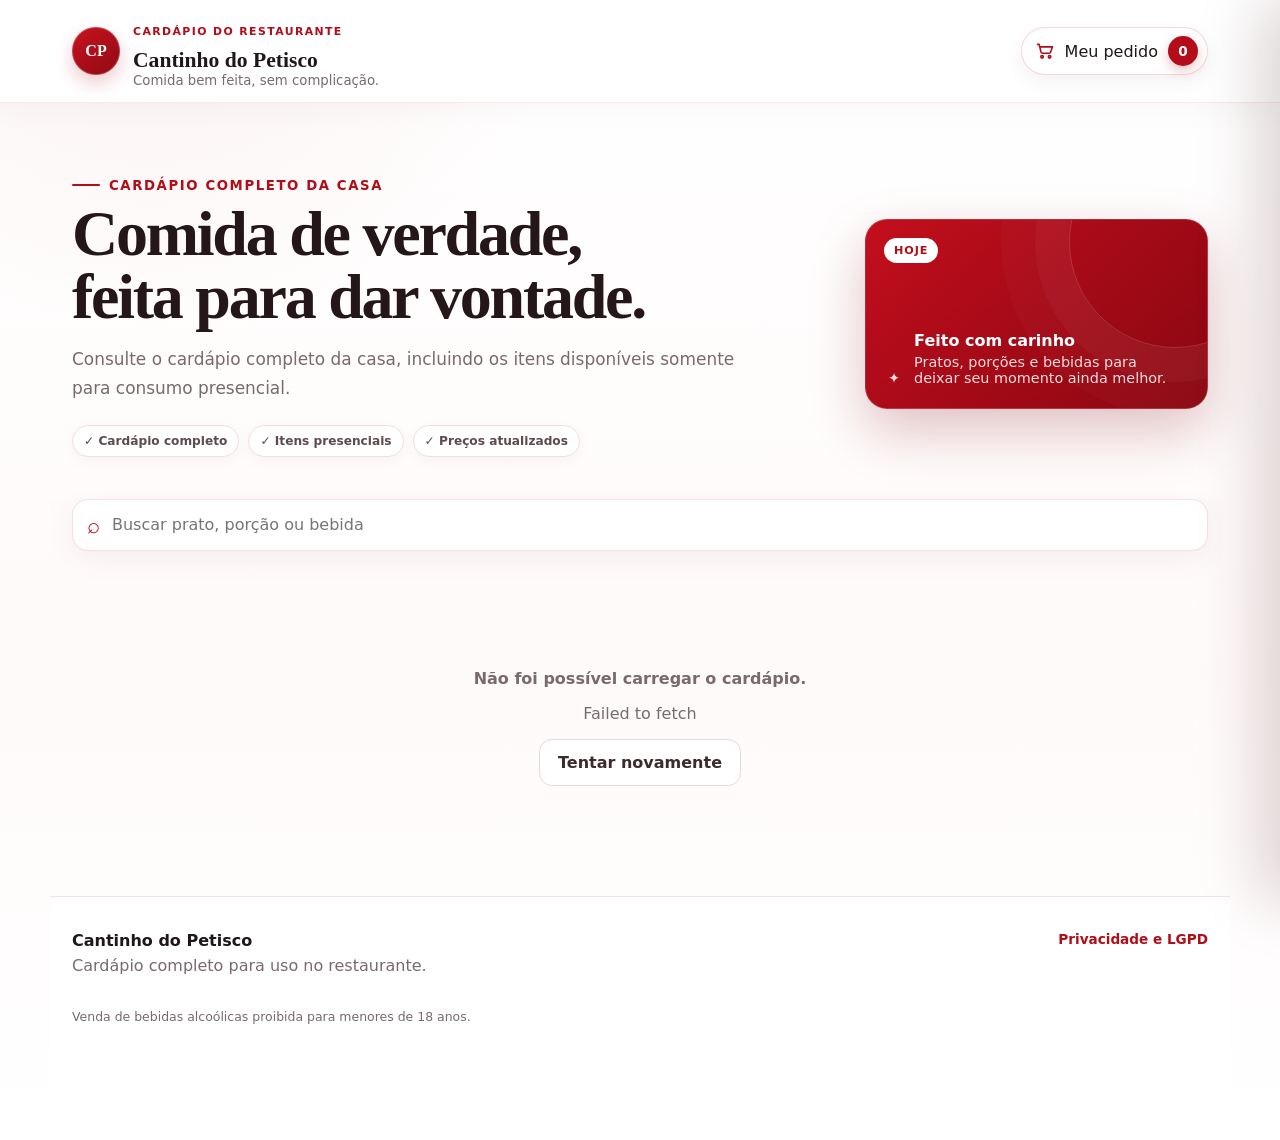
<file: restaurante.html>
<!doctype html>
<html lang="pt-BR">
<head>
  <meta charset="utf-8">
  <meta name="viewport" content="width=device-width, initial-scale=1, viewport-fit=cover">
  <meta name="theme-color" content="#b20d18">
  <meta name="description" content="Cardápio completo do Cantinho do Petisco para uso no restaurante.">



  <link rel="canonical" href="https://luizemsaopaulo.github.io/cantinho-do-petisco-v14/restaurante.html">
  <meta property="og:type" content="website">
  <meta property="og:site_name" content="Cantinho do Petisco">
  <meta property="og:locale" content="pt_BR">
  <meta property="og:url" content="https://luizemsaopaulo.github.io/cantinho-do-petisco-v14/restaurante.html">
  <meta property="og:title" content="Cantinho do Petisco | Cardápio no Restaurante">
  <meta property="og:description" content="Confira o cardápio completo do Cantinho do Petisco com pratos, porções e bebidas.">
  <meta property="og:image" content="https://luizemsaopaulo.github.io/cantinho-do-petisco-v14/assets/whatsapp-preview-v2.jpg?v=21">
  <meta property="og:image:url" content="https://luizemsaopaulo.github.io/cantinho-do-petisco-v14/assets/whatsapp-preview-v2.jpg?v=21">
  <meta property="og:image:secure_url" content="https://luizemsaopaulo.github.io/cantinho-do-petisco-v14/assets/whatsapp-preview-v2.jpg?v=21">
  <meta property="og:image:type" content="image/jpeg">
  <meta property="og:image:width" content="1200">
  <meta property="og:image:height" content="630">
  <meta property="og:image:alt" content="Cantinho do Petisco — cardápio digital e delivery">
  <meta name="twitter:card" content="summary_large_image">
  <meta name="twitter:title" content="Cantinho do Petisco | Cardápio no Restaurante">
  <meta name="twitter:description" content="Confira o cardápio completo do Cantinho do Petisco com pratos, porções e bebidas.">
  <meta name="twitter:image" content="https://luizemsaopaulo.github.io/cantinho-do-petisco-v14/assets/whatsapp-preview-v2.jpg?v=21">
  <title>Cantinho do Petisco | Cardápio no Restaurante</title>
  <link rel="manifest" href="manifest.webmanifest?v=21">
  <meta name="apple-mobile-web-app-capable" content="yes">
  <meta name="apple-mobile-web-app-status-bar-style" content="default">
  <meta name="apple-mobile-web-app-title" content="Cantinho">
  <link rel="apple-touch-icon" href="assets/icon-client-192.png?v=21">
  <link rel="stylesheet" href="css/styles.css?v=21">
</head>
<body data-menu-mode="restaurant">
  <div class="app-shell">
    <header class="site-header">
      <div class="header-inner">
        <div class="brand-lockup" aria-label="Cantinho do Petisco">
          <div class="brand-mark" aria-hidden="true">CP</div>
          <div>
            <p class="eyebrow">Cardápio do restaurante</p>
            <h1>Cantinho do Petisco</h1>
            <p class="brand-subtitle">Comida bem feita, sem complicação.</p>
          </div>
        </div>
        <button id="openCartTop" class="cart-top" type="button" aria-label="Abrir carrinho">
          <svg viewBox="0 0 24 24" aria-hidden="true"><path d="M3 4h2l2.1 9.1a2 2 0 0 0 2 1.6h7.8a2 2 0 0 0 1.9-1.4L21 7H7.1M10 19a1.5 1.5 0 1 1-3 0 1.5 1.5 0 0 1 3 0Zm9 0a1.5 1.5 0 1 1-3 0 1.5 1.5 0 0 1 3 0Z"/></svg>
          <span>Meu pedido</span>
          <strong id="cartCountTop">0</strong>
        </button>
      </div>
    </header>

    <main>
      <section class="hero" aria-labelledby="heroTitle">
        <div class="hero-copy">
          <span class="hero-kicker"><span></span> Cardápio completo da casa</span>
          <h2 id="heroTitle">Comida de verdade, feita para dar vontade.</h2>
          <p>Consulte o cardápio completo da casa, incluindo os itens disponíveis somente para consumo presencial.</p>
          <div class="hero-trust">
            <span>✓ Cardápio completo</span>
            <span>✓ Itens presenciais</span>
            <span>✓ Preços atualizados</span>
            <button id="installClientBtn" class="pwa-install-inline hidden" type="button">📲 Instalar app</button>
          </div>
        </div>
        <div class="hero-note">
          <div class="hero-note-badge">Hoje</div>
          <span class="hero-note-icon">✦</span>
          <div><strong>Feito com carinho</strong><span>Pratos, porções e bebidas para deixar seu momento ainda melhor.</span></div>
        </div>
      </section>

      <section id="dailySpecialSection" class="daily-special-section hidden" aria-label="Prato do dia">
        <div id="dailySpecialCard" class="daily-special-card"></div>
      </section>

      <section class="menu-tools" aria-label="Ferramentas do cardápio">
        <label class="search-box" for="searchInput">
          <span aria-hidden="true">⌕</span>
          <input id="searchInput" type="search" placeholder="Buscar prato, porção ou bebida" autocomplete="off">
          <button id="clearSearch" class="clear-search hidden" type="button" aria-label="Limpar busca">×</button>
        </label>
        <nav id="categoryNav" class="category-nav" aria-label="Categorias"></nav>
      </section>

      <section id="menuStatus" class="state-card">
        <div class="spinner" aria-hidden="true"></div>
        <p>Carregando o cardápio…</p>
      </section>
      <div id="menuRoot" class="menu-root hidden"></div>
    </main>

    <footer class="site-footer">
      <div>
        <strong>Cantinho do Petisco</strong>
        <p>Cardápio completo para uso no restaurante.</p>
      </div>
      <div class="footer-actions">
        <button id="privacyBtn" class="text-button" type="button">Privacidade e LGPD</button>
      </div>
      <p class="minor">Venda de bebidas alcoólicas proibida para menores de 18 anos.</p>
    </footer>
  </div>

  <button id="mobileCartBar" class="floating-cart hidden" type="button" aria-label="Abrir carrinho">
    <span class="floating-cart-icon" aria-hidden="true">
      <svg viewBox="0 0 24 24"><path d="M3 4h2l2.1 9.1a2 2 0 0 0 2 1.6h7.8a2 2 0 0 0 1.9-1.4L21 7H7.1M10 19a1.5 1.5 0 1 1-3 0 1.5 1.5 0 0 1 3 0Zm9 0a1.5 1.5 0 1 1-3 0 1.5 1.5 0 0 1 3 0Z"/></svg>
      <strong id="cartCountMobile" class="floating-cart-badge">0</strong>
    </span>
    <span class="floating-cart-copy"><small>Meu pedido</small><strong id="cartTotalMobile">R$ 0,00</strong></span>
  </button>

  <div id="overlay" class="overlay hidden" aria-hidden="true"></div>

  <aside id="cartDrawer" class="cart-drawer" aria-label="Seu pedido" aria-hidden="true">
    <div class="drawer-head">
      <div><span class="eyebrow">Seu pedido</span><h2>Resumo</h2></div>
      <button id="closeCart" class="icon-button" type="button" aria-label="Fechar carrinho">×</button>
    </div>
    <div id="cartItems" class="cart-items"></div>
    <div id="cartEmpty" class="empty-cart">
      <div class="empty-icon">♡</div>
      <strong>Seu pedido está vazio</strong>
      <p>Escolha algo do cardápio e ele aparece aqui.</p>
    </div>
    <div id="cartFooter" class="cart-footer hidden">
      <div class="cart-total"><span>Total</span><strong id="cartTotal">R$ 0,00</strong></div>
      <button id="checkoutBtn" class="primary-button" type="button">Continuar pedido</button>
    </div>
  </aside>

  <dialog id="itemDialog" class="app-dialog item-dialog">
    <form id="itemForm">
      <button id="closeItemDialog" class="dialog-close" type="button" aria-label="Fechar">×</button>
      <div id="itemDialogVisual" class="item-dialog-visual"></div>
      <div class="dialog-body">
        <span id="itemDialogCategory" class="eyebrow"></span>
        <h2 id="itemDialogName"></h2>
        <p id="itemDialogDescription" class="dialog-description"></p>
        <div class="item-price-row"><strong id="itemDialogPrice"></strong><span id="itemAvailability"></span></div>
        <div id="sizePickerWrap" class="size-picker-wrap hidden">
          <div class="size-picker-head"><div><span class="size-picker-label">Escolha o tamanho</span><small>O preço muda conforme o tamanho selecionado.</small></div><span id="selectedSizeLabel" class="selected-size-label"></span></div>
          <div id="sizePicker" class="size-picker" role="radiogroup" aria-label="Escolha o tamanho"></div>
          <p id="sizeRequiredMessage" class="size-required-message hidden" role="alert">Selecione um tamanho para continuar.</p>
        </div>
        <div id="itemOptions" class="item-options hidden" aria-live="polite"></div>
        <label id="itemNoteWrap" class="field-label">Observação do item <small class="optional-hint">(opcional)</small>
          <textarea id="itemNote" rows="3" maxlength="180" placeholder="Ex.: retirar ou acrescentar algo? Escreva aqui (opcional)."></textarea>
        </label>
        <div class="add-row">
          <div class="quantity-control" aria-label="Quantidade">
            <button id="itemQtyMinus" type="button">−</button><strong id="itemQty">1</strong><button id="itemQtyPlus" type="button">+</button>
          </div>
          <button id="addItemBtn" class="primary-button" type="submit" value="default">Adicionar</button>
        </div>
      </div>
    </form>
  </dialog>

  <dialog id="checkoutDialog" class="app-dialog checkout-dialog">
    <form id="checkoutForm">
      <button id="closeCheckoutDialog" class="dialog-close" type="button" aria-label="Fechar">×</button>
      <div class="dialog-body">
        <span class="eyebrow">Finalizar</span>
        <h2>Só falta confirmar alguns detalhes</h2>
        <p class="dialog-description">Esses dados não são gravados no Supabase pelo cardápio; eles entram apenas na mensagem enviada ao WhatsApp.</p>

        <label class="field-label">Seu nome <span>*</span>
          <input id="customerName" type="text" maxlength="80" required placeholder="Como podemos chamar você?">
        </label>

        <fieldset class="segmented-fieldset">
          <legend>Como vai receber?</legend>
          <label><input type="radio" name="fulfillment" value="Retirada" checked><span>Retirada</span></label>
          <label><input type="radio" name="fulfillment" value="Entrega"><span>Entrega</span></label>
        </fieldset>

        <div id="addressFields" class="conditional-fields hidden">
          <label class="field-label">Endereço <span>*</span>
            <input id="customerAddress" type="text" maxlength="180" placeholder="Rua, número e complemento">
          </label>
          <label class="field-label">Bairro
            <input id="customerDistrict" type="text" maxlength="80" placeholder="Seu bairro">
          </label>
        </div>

        <label class="field-label">Forma de pagamento
          <select id="paymentMethod">
            <option>Pix</option>
            <option>Cartão</option>
            <option>Dinheiro</option>
          </select>
        </label>

        <label id="changeField" class="field-label hidden">Troco para
          <input id="changeFor" type="text" inputmode="decimal" maxlength="20" placeholder="Ex.: 100,00">
        </label>

        <label class="field-label">Observação geral
          <textarea id="orderNote" rows="3" maxlength="240" placeholder="Alguma observação para o pedido?"></textarea>
        </label>

        <div class="checkout-summary">
          <span>Total do pedido</span><strong id="checkoutTotal">R$ 0,00</strong>
        </div>
        <button id="sendWhatsappBtn" class="primary-button whatsapp-button" type="submit" value="default">Enviar pedido no WhatsApp</button>
      </div>
    </form>
  </dialog>

  <dialog id="privacyDialog" class="app-dialog info-dialog">
    <form method="dialog">
      <button class="dialog-close" value="cancel" aria-label="Fechar">×</button>
      <div class="dialog-body">
        <span class="eyebrow">Privacidade</span>
        <h2>Como este cardápio trata seus dados</h2>
        <p>O cardápio usa o Supabase para exibir produtos, preços e disponibilidade. Os dados que você informa ao finalizar o pedido são usados para montar a mensagem do WhatsApp e não são salvos no banco de dados por esta página.</p>
        <p>O carrinho pode ficar salvo localmente no seu próprio navegador para facilitar a continuidade do pedido. Não usamos rastreadores de publicidade neste projeto.</p>
        <button class="secondary-button" value="cancel">Entendi</button>
      </div>
    </form>
  </dialog>


  <aside id="installSuggestion" class="pwa-install-suggestion hidden" aria-label="Instalar aplicativo">
    <div class="pwa-install-icon">📲</div>
    <div class="pwa-install-copy"><strong>Quer o cardápio na tela do celular?</strong><span>Instale o Cantinho do Petisco para abrir mais rápido.</span></div>
    <div class="pwa-install-actions"><button id="installSuggestionInstall" class="primary-button compact" type="button">Instalar</button><button id="installSuggestionDismiss" class="text-button" type="button">Agora não</button></div>
  </aside>
  <dialog id="iosInstallDialog" class="app-dialog info-dialog pwa-ios-dialog"><div class="dialog-body"><span class="eyebrow">Instalar no iPhone</span><h2>Adicionar à Tela de Início</h2><p>No Safari, toque em <strong>Compartilhar</strong> e depois em <strong>Adicionar à Tela de Início</strong>.</p><button id="closeIosInstall" class="primary-button" type="button">Entendi</button></div></dialog>

  <div id="toastRegion" class="toast-region" aria-live="polite"></div>

  <script src="js/config.js"></script>
  <script src="js/mock-data.js"></script>
  <script src="js/supabase-rest.js"></script>
  <script src="js/app.js?v=21"></script>
  <script src="js/pwa-client.js?v=21"></script>
</body>
</html>
</file>
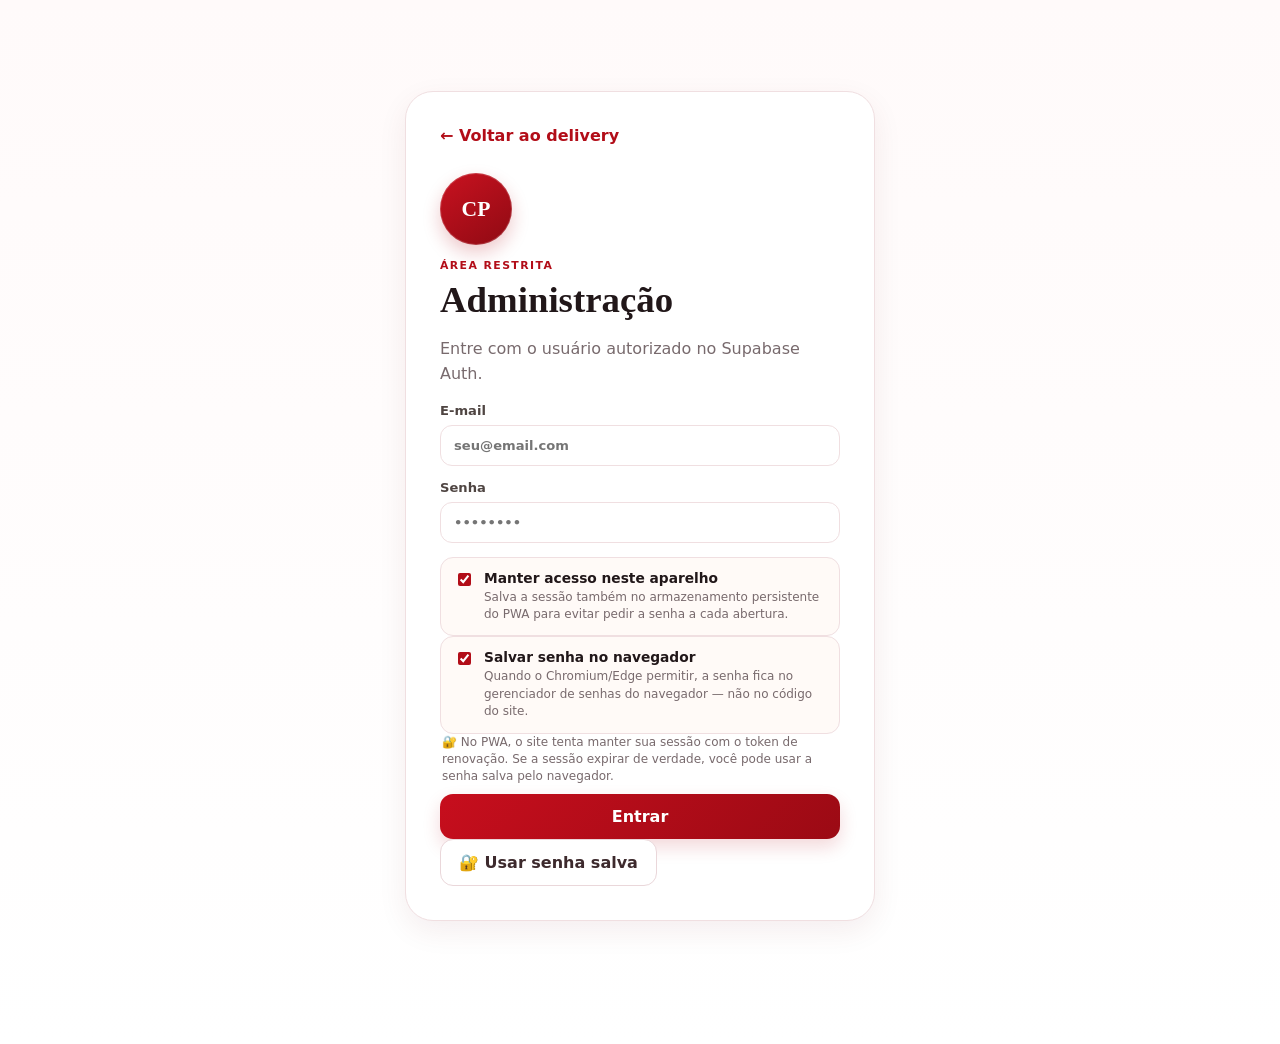
<file: cantinho-do-petisco-v20-validacao-obrigatoria-completo/admin.html>
<!doctype html>
<html lang="pt-BR">
<head>
  <meta charset="utf-8">
  <meta name="viewport" content="width=device-width, initial-scale=1">
  <meta name="theme-color" content="#b20d18">
  <meta name="robots" content="noindex,nofollow">
  <title>Admin | Cantinho do Petisco</title>
  <link rel="manifest" href="manifest-admin.webmanifest?v=20">
  <meta name="apple-mobile-web-app-capable" content="yes">
  <meta name="apple-mobile-web-app-status-bar-style" content="default">
  <meta name="apple-mobile-web-app-title" content="Cantinho ADM">
  <link rel="apple-touch-icon" href="assets/icon-admin-192.png?v=20">
  <link rel="stylesheet" href="css/styles.css?v=20">
</head>
<body class="admin-body">
  <main class="admin-shell">
    <section id="loginView" class="login-card">
      <a class="back-link" href="index.html">← Voltar ao delivery</a>
      <div class="brand-mark large">CP</div>
      <span class="eyebrow">Área restrita</span>
      <h1>Administração</h1>
      <p>Entre com o usuário autorizado no Supabase Auth.</p>
      <form id="loginForm" class="stack-form">
        <label class="field-label">E-mail
          <input id="adminEmail" name="username" type="email" autocomplete="username" required placeholder="seu@email.com">
        </label>
        <label class="field-label">Senha
          <input id="adminPassword" name="password" type="password" autocomplete="current-password" required placeholder="••••••••">
        </label>
        <label class="remember-login-card"><input id="keepAdminSignedIn" type="checkbox" checked><span><strong>Manter acesso neste aparelho</strong><small>Salva a sessão também no armazenamento persistente do PWA para evitar pedir a senha a cada abertura.</small></span></label>
        <label class="remember-login-card save-password-card"><input id="saveAdminPassword" type="checkbox" checked><span><strong>Salvar senha no navegador</strong><small>Quando o Chromium/Edge permitir, a senha fica no gerenciador de senhas do navegador — não no código do site.</small></span></label>
        <p id="loginPersistenceStatus" class="password-manager-note">🔐 No PWA, o site tenta manter sua sessão com o token de renovação. Se a sessão expirar de verdade, você pode usar a senha salva pelo navegador.</p>
        <button id="loginBtn" class="primary-button" type="submit">Entrar</button>
        <button id="savedCredentialLoginBtn" class="secondary-button hidden" type="button">🔐 Usar senha salva</button>
        <button id="retrySavedSessionBtn" class="secondary-button hidden" type="button">↻ Tentar sessão salva novamente</button>
        <p id="demoCredentials" class="demo-credentials hidden">Modo demonstração: admin@demo.local / 123456</p>
      </form>
      <div id="loginMessage" class="form-message hidden"></div>
    </section>

    <section id="adminView" class="admin-dashboard hidden">
      <header class="admin-header admin-header-v5 admin-header-clean admin-header-left-menu">
        <div class="admin-header-main">
          <button id="adminToolsMenuBtn" class="admin-menu-toggle" type="button" aria-label="Abrir menu" aria-controls="adminToolsMenu" aria-expanded="false" title="Menu">
            <span class="hamburger-lines" aria-hidden="true"><i></i><i></i><i></i></span>
          </button>
          <div class="admin-title-block">
            <span class="eyebrow">Cantinho do Petisco</span>
            <h1>Painel administrativo</h1>
            <p>Gerencie o cardápio por setores, fotos, disponibilidade e o prato de cada dia da semana.</p>
            <div class="admin-user-line">Conectado como <strong id="adminIdentity"></strong></div>
          </div>
        </div>
        <div class="admin-header-actions admin-header-actions-clean">
          <button id="logoutBtn" class="secondary-button small" type="button">Sair</button>
        </div>
      </header>

      <div id="adminToolsOverlay" class="admin-tools-overlay hidden" aria-hidden="true"></div>
      <aside id="adminToolsMenu" class="admin-tools-menu" aria-hidden="true" aria-labelledby="adminToolsMenuTitle">
        <div class="admin-tools-menu-head">
          <div>
            <span class="eyebrow">Atalhos</span>
            <h2 id="adminToolsMenuTitle">Menu</h2>
          </div>
          <button id="closeAdminToolsMenu" class="admin-tools-close" type="button" aria-label="Fechar menu">×</button>
        </div>
        <nav class="admin-tools-list" aria-label="Ferramentas do painel">
          <button id="installAdminPwa" class="admin-tools-item admin-tools-install hidden" type="button"><span>📲</span><strong>Instalar Cantinho Admin</strong></button>
          <button id="openDeliveryQuick" class="admin-tools-item" type="button"><span>🛵</span><strong>Abrir página Delivery</strong></button>
          <button id="openRestaurantQuick" class="admin-tools-item" type="button"><span>🍽️</span><strong>Abrir página Restaurante</strong></button>
          <div class="admin-tools-divider" role="separator"></div>
          <button id="shareDeliveryWhatsApp" class="admin-tools-item admin-tools-whatsapp" type="button"><span>💬</span><strong>Compartilhar Delivery</strong></button>
          <button id="shareRestaurantWhatsApp" class="admin-tools-item admin-tools-whatsapp" type="button"><span>💬</span><strong>Compartilhar Restaurante</strong></button>
          <div class="admin-tools-divider" role="separator"></div>
          <button id="qrDeliveryBtn" class="admin-tools-item" type="button"><span>▦</span><strong>QR Code Delivery</strong></button>
          <button id="qrRestaurantBtn" class="admin-tools-item" type="button"><span>▦</span><strong>QR Code Restaurante</strong></button>
        </nav>
      </aside>
      <div class="admin-metrics">
        <article><span>Produtos cadastrados</span><strong id="metricProducts">0</strong></article>
        <article><span>Disponíveis no cardápio</span><strong id="metricAvailable">0</strong></article>
        <article><span>Não publicados</span><strong id="metricInactive">0</strong></article>
        <article><span>Categorias</span><strong id="metricCategories">0</strong></article>
      </div>

      <nav class="admin-tabs admin-tabs-v5" aria-label="Seções do painel">
        <button class="admin-tab active" data-tab="products" type="button"><span>🍽️</span><strong>Produtos</strong><small>Organizados por categoria</small></button>
        <button class="admin-tab" data-tab="special" type="button"><span>📅</span><strong>Prato do dia</strong><small>Programação semanal</small></button>
      </nav>

      <section id="productsTab" class="admin-tabpanel">
        <div class="admin-panel-heading">
          <div>
            <span class="eyebrow">Cardápio</span>
            <h2>Produtos por categoria</h2>
            <p>Cada setor fica separado para facilitar a localização e edição dos itens.</p>
          </div>
          <button id="newProductBtn" class="primary-button small" type="button">+ Novo produto</button>
        </div>

        <div class="admin-toolbar admin-toolbar-v5 admin-toolbar-collapsible">
          <label class="search-box admin-search">
            <span>⌕</span><input id="adminSearch" type="search" placeholder="Buscar em todas as categorias"><button id="clearAdminSearch" class="clear-search hidden" type="button">×</button>
          </label>
          <select id="adminCategoryFilter" aria-label="Filtrar categoria"><option value="">Todas as categorias</option></select>
          <div class="admin-collapse-actions" aria-label="Controles das categorias">
            <button id="expandAllCategories" class="secondary-button compact" type="button">Expandir todas</button>
            <button id="collapseAllCategories" class="secondary-button compact" type="button">Recolher todas</button>
          </div>
        </div>

        <div class="admin-visibility-note"><strong>Visibilidade das duas páginas</strong><span>Pratos Executivos, Cervejas e Bebidas Alcoólicas continuam cadastrados e editáveis aqui, mas são ocultados automaticamente no <b>delivery</b>. No <b>cardápio do restaurante</b>, todas as categorias publicadas aparecem.</span></div>
        <div id="productsGroups" class="admin-category-groups"></div>
        <div id="adminEmpty" class="state-card hidden"><p>Nenhum produto encontrado.</p></div>
      </section>

      <section id="specialTab" class="admin-tabpanel hidden">
        <div class="admin-panel-heading">
          <div>
            <span class="eyebrow">Programação semanal</span>
            <h2>Prato do dia por dia da semana</h2>
            <p>Organize as marmitas de cada dia. Você pode deixar um ou vários pratos disponíveis no mesmo dia da semana.</p>
          </div>
        </div>

        <div class="weekly-special-layout">
          <article class="admin-section-card special-editor-card">
            <div class="admin-card-title">
              <span class="step-badge">1</span>
              <div><strong>Configurar um dia</strong><small>Escolha o dia e a marmita. Tamanho e preço ficam dentro do produto.</small></div>
            </div>
            <form id="specialForm" class="special-form-v5">
              <input id="specialId" type="hidden">
              <input id="specialProduct" type="hidden" required>
              <label class="field-label">Dia da semana
                <select id="specialWeekday" required>
                  <option value="">Selecione...</option>
                  <option value="1">Segunda-feira</option>
                  <option value="2">Terça-feira</option>
                  <option value="3">Quarta-feira</option>
                  <option value="4">Quinta-feira</option>
                  <option value="5">Sexta-feira</option>
                  <option value="6">Sábado</option>
                  <option value="0">Domingo</option>
                </select>
              </label>
              <div class="field-label special-picker-field">
                <span>Marmita <span>*</span></span>
                <button id="openSpecialPicker" class="special-picker-button" type="button">
                  <span><strong id="specialPickerLabel">Escolher marmita</strong><small id="specialPickerHint">Somente marmitas · sem tamanho e sem preço nesta etapa</small></span>
                  <b aria-hidden="true">›</b>
                </button>
              </div>
              <label class="field-label">Observação<input id="specialNote" type="text" maxlength="160" placeholder="Ex.: Sugestão da casa"></label>
              <label class="switch-line switch-card"><input id="specialActive" type="checkbox" checked><span><strong>Ativo</strong><small>Mostrar este prato quando chegar esse dia.</small></span></label>
              <div class="special-form-actions">
                <button id="cancelSpecialEdit" class="secondary-button hidden" type="button">Cancelar edição</button>
                <button class="primary-button" type="submit">Salvar programação</button>
              </div>
            </form>
          </article>

          <article class="admin-section-card weekly-overview-card">
            <div class="admin-card-title">
              <span class="step-badge">2</span>
              <div><strong>Semana cadastrada</strong><small>Veja rapidamente todas as marmitas definidas para cada dia.</small></div>
            </div>
            <div id="specialList" class="weekly-special-list"></div>
          </article>
        </div>
      </section>
    </section>
  </main>

  <dialog id="productDialog" class="app-dialog product-admin-dialog product-admin-dialog-v5">
    <form id="productForm">
      <button id="closeProductDialog" class="dialog-close" type="button" aria-label="Fechar">×</button>
      <div class="dialog-body admin-product-dialog-body">
        <div class="product-dialog-heading">
          <span class="eyebrow">Cadastro de produto</span>
          <h2 id="productDialogTitle">Novo produto</h2>
          <p>Os campos estão separados por assunto para ficar mais fácil administrar.</p>
        </div>
        <input id="productId" type="hidden">

        <section class="form-section-card">
          <div class="form-section-title"><span>1</span><div><strong>Informações principais</strong><small>Nome, categoria e descrição que o cliente verá.</small></div></div>
          <div class="form-grid">
            <label class="field-label span-2">Nome <span>*</span><input id="productName" type="text" maxlength="160" required></label>
            <label class="field-label">Categoria <span>*</span><select id="productCategory" required></select></label>
            <label class="field-label">Tamanho
              <select id="productSize"><option value="">Sem tamanho</option><option value="P">P — Pequena</option><option value="M">M — Média</option><option value="G">G — Grande</option></select>
              <small>Nas marmitas, o mesmo nome com tamanhos diferentes vira um único card.</small>
            </label>
            <label class="field-label span-2">Descrição<textarea id="productDescription" rows="3" maxlength="500" placeholder="Ex.: Acompanha arroz, feijão, fritas e farofa."></textarea></label>
          </div>
        </section>

        <section class="form-section-card">
          <div class="form-section-title"><span>2</span><div><strong>Preço e organização</strong><small>Valor de venda e posição dentro da categoria.</small></div></div>
          <div class="form-grid">
            <label class="field-label">Preço <span>*</span><input id="productPrice" type="number" min="0" step="0.01" required></label>
            <label class="field-label">Ordem<input id="productOrder" type="number" min="0" step="1" value="0"><small>Números menores aparecem primeiro.</small></label>
          </div>
        </section>

        <section class="form-section-card">
          <div class="form-section-title"><span>3</span><div><strong>Foto do produto</strong><small>JPG, PNG ou WEBP, até 5 MB.</small></div></div>
          <label class="admin-file-drop">Escolher imagem<input id="productImage" type="file" accept="image/jpeg,image/png,image/webp"></label>
          <div id="imagePreviewBox" class="image-preview-box hidden"><img id="imagePreview" alt="Prévia da imagem"><button id="removeImageBtn" type="button" class="text-button danger">Remover foto</button></div>
        </section>

        <section class="form-section-card">
          <div class="form-section-title"><span>4</span><div><strong>Disponibilidade e destaque</strong><small>Controle como o item aparece para o cliente.</small></div></div>
          <div class="switch-grid switch-grid-v5">
            <label class="switch-line switch-card"><input id="productAvailable" type="checkbox" checked><span><strong>Disponível</strong><small>Pode ser pedido agora.</small></span></label>
            <label class="switch-line switch-card"><input id="productActive" type="checkbox" checked><span><strong>Publicado</strong><small>Aparece no cardápio.</small></span></label>
            <label class="switch-line switch-card"><input id="productFeatured" type="checkbox"><span><strong>Destaque</strong><small>Recebe selo especial.</small></span></label>
          </div>
        </section>

        <section class="form-section-card product-special-section">
          <div class="form-section-title"><span>5</span><div><strong>Prato do dia</strong><small>Disponível somente para produtos da categoria Marmitas.</small></div></div>
          <div id="productSpecialCategoryWarning" class="product-special-category-warning hidden">Para tornar um item prato do dia, selecione a categoria <strong>Marmitas</strong>.</div>
          <div id="productSpecialControls">
            <label class="switch-line switch-card product-special-toggle"><input id="productDailySpecial" type="checkbox"><span><strong>Tornar prato do dia</strong><small>Ative e escolha um ou mais dias da semana.</small></span></label>
            <div id="productSpecialFields" class="product-special-fields hidden">
              <div class="weekday-check-grid" role="group" aria-label="Dias da semana do prato do dia">
                <label><input type="checkbox" data-product-special-day="1"><span>Segunda</span></label>
                <label><input type="checkbox" data-product-special-day="2"><span>Terça</span></label>
                <label><input type="checkbox" data-product-special-day="3"><span>Quarta</span></label>
                <label><input type="checkbox" data-product-special-day="4"><span>Quinta</span></label>
                <label><input type="checkbox" data-product-special-day="5"><span>Sexta</span></label>
                <label><input type="checkbox" data-product-special-day="6"><span>Sábado</span></label>
                <label><input type="checkbox" data-product-special-day="0"><span>Domingo</span></label>
              </div>
              <div id="productSpecialExisting" class="product-special-existing"></div>
              <div class="product-special-info"><strong>Mais de um prato no mesmo dia</strong><small>Se o dia já tiver outro prato, você poderá escolher entre adicionar este também ou substituir os pratos atuais.</small></div>
            </div>
          </div>
        </section>

        <section class="form-section-card options-admin-section">
          <div class="form-section-title"><span>6</span><div><strong>Personalização do produto</strong><small>Observação, sabores e adicionais que aparecem ao cliente.</small></div></div>
          <label class="switch-line switch-card notes-switch-card"><input id="productAllowNotes" type="checkbox" checked><span><strong>Permitir observação do cliente</strong><small>No cardápio aparece um texto neutro: “Retirar ou acrescentar algo? Escreva aqui (opcional).”</small></span></label>
          <div class="option-editor-toolbar">
            <div><strong>Grupos de escolha</strong><small>Ex.: Sabores, Adicionais, Escolha sua bebida.</small></div>
            <button id="addOptionGroupBtn" class="secondary-button compact" type="button">+ Novo grupo</button>
          </div>
          <div id="optionGroupsEditor" class="option-groups-editor"></div>
          <div id="optionGroupsEmpty" class="option-groups-empty">Este produto ainda não tem sabores ou adicionais.</div>
        </section>

        <div class="dialog-actions split-actions sticky-dialog-actions">
          <button id="deleteProductBtn" class="danger-button hidden" type="button">Excluir produto</button>
          <div><button id="cancelProductDialog" class="secondary-button" type="button">Cancelar</button><button id="saveProductBtn" class="primary-button" type="submit" value="default">Salvar produto</button></div>
        </div>
      </div>
    </form>
  </dialog>

  <dialog id="specialPickerDialog" class="app-dialog special-picker-dialog">
    <div class="dialog-body">
      <button id="closeSpecialPicker" class="dialog-close" type="button" aria-label="Fechar">×</button>
      <span class="eyebrow">Prato do dia</span>
      <h2>Escolher marmita</h2>
      <p class="dialog-description">A lista mostra somente marmitas. Tamanhos e valores aparecem para o cliente depois que ele abre o prato.</p>
      <label class="search-box special-picker-search"><span>⌕</span><input id="specialPickerSearch" type="search" placeholder="Buscar marmita" autocomplete="off"><button id="clearSpecialPickerSearch" class="clear-search hidden" type="button" aria-label="Limpar busca">×</button></label>
      <div id="specialPickerList" class="special-picker-list"></div>
      <div id="specialPickerEmpty" class="state-card hidden"><p>Nenhuma marmita encontrada.</p></div>
    </div>
  </dialog>

  <dialog id="specialPickConfirmDialog" class="app-dialog special-pick-confirm-dialog">
    <div class="dialog-body">
      <span class="eyebrow">Confirmar escolha</span>
      <h2 id="specialPickConfirmTitle">Selecionar esta marmita?</h2>
      <p id="specialPickConfirmText" class="dialog-description"></p>
      <div id="specialPickConfirmChoice" class="special-pick-confirm-choice"></div>
      <div id="specialPickConfirmExisting" class="special-conflict-existing hidden"></div>
      <div class="special-conflict-actions">
        <button id="specialPickConfirmCancel" class="secondary-button" type="button">Cancelar</button>
        <button id="specialPickConfirmReplace" class="secondary-button danger-outline hidden" type="button">Selecionar e substituir atuais</button>
        <button id="specialPickConfirmAdd" class="primary-button" type="button">Confirmar seleção</button>
      </div>
    </div>
  </dialog>

  <dialog id="specialConflictDialog" class="app-dialog special-conflict-dialog">
    <div class="dialog-body">
      <span class="eyebrow">Prato do dia</span>
      <h2 id="specialConflictTitle">Este dia já tem prato cadastrado</h2>
      <p id="specialConflictText" class="dialog-description"></p>
      <div id="specialConflictExisting" class="special-conflict-existing"></div>
      <div class="special-conflict-actions">
        <button id="specialConflictCancel" class="secondary-button" type="button">Cancelar</button>
        <button id="specialConflictReplace" class="secondary-button danger-outline" type="button">Substituir atuais</button>
        <button id="specialConflictAdd" class="primary-button" type="button">Adicionar também</button>
      </div>
    </div>
  </dialog>

  <dialog id="qrDialog" class="app-dialog info-dialog qr-dialog"><div class="dialog-body"><span class="eyebrow">Compartilhar</span><h2 id="qrDialogTitle">QR Code</h2><img id="qrDialogImage" class="qr-dialog-image" alt="QR Code do cardápio"><p id="qrDialogLink" class="qr-dialog-link"></p><button id="closeQrDialog" class="primary-button" type="button">Fechar</button></div></dialog>
  <dialog id="adminIosInstallDialog" class="app-dialog info-dialog pwa-ios-dialog"><div class="dialog-body"><span class="eyebrow">Instalar no iPhone</span><h2>Adicionar Cantinho Admin</h2><p>No Safari, toque em <strong>Compartilhar</strong> e depois em <strong>Adicionar à Tela de Início</strong>.</p><button id="closeAdminIosInstall" class="primary-button" type="button">Entendi</button></div></dialog>
  <div id="toastRegion" class="toast-region" aria-live="polite"></div>

  <script src="js/config.js"></script>
  <script src="js/mock-data.js"></script>
  <script src="js/supabase-rest.js"></script>
  <script src="js/admin.js?v=20"></script>
  <script src="js/pwa-admin.js?v=20"></script>
</body>
</html>
</file>
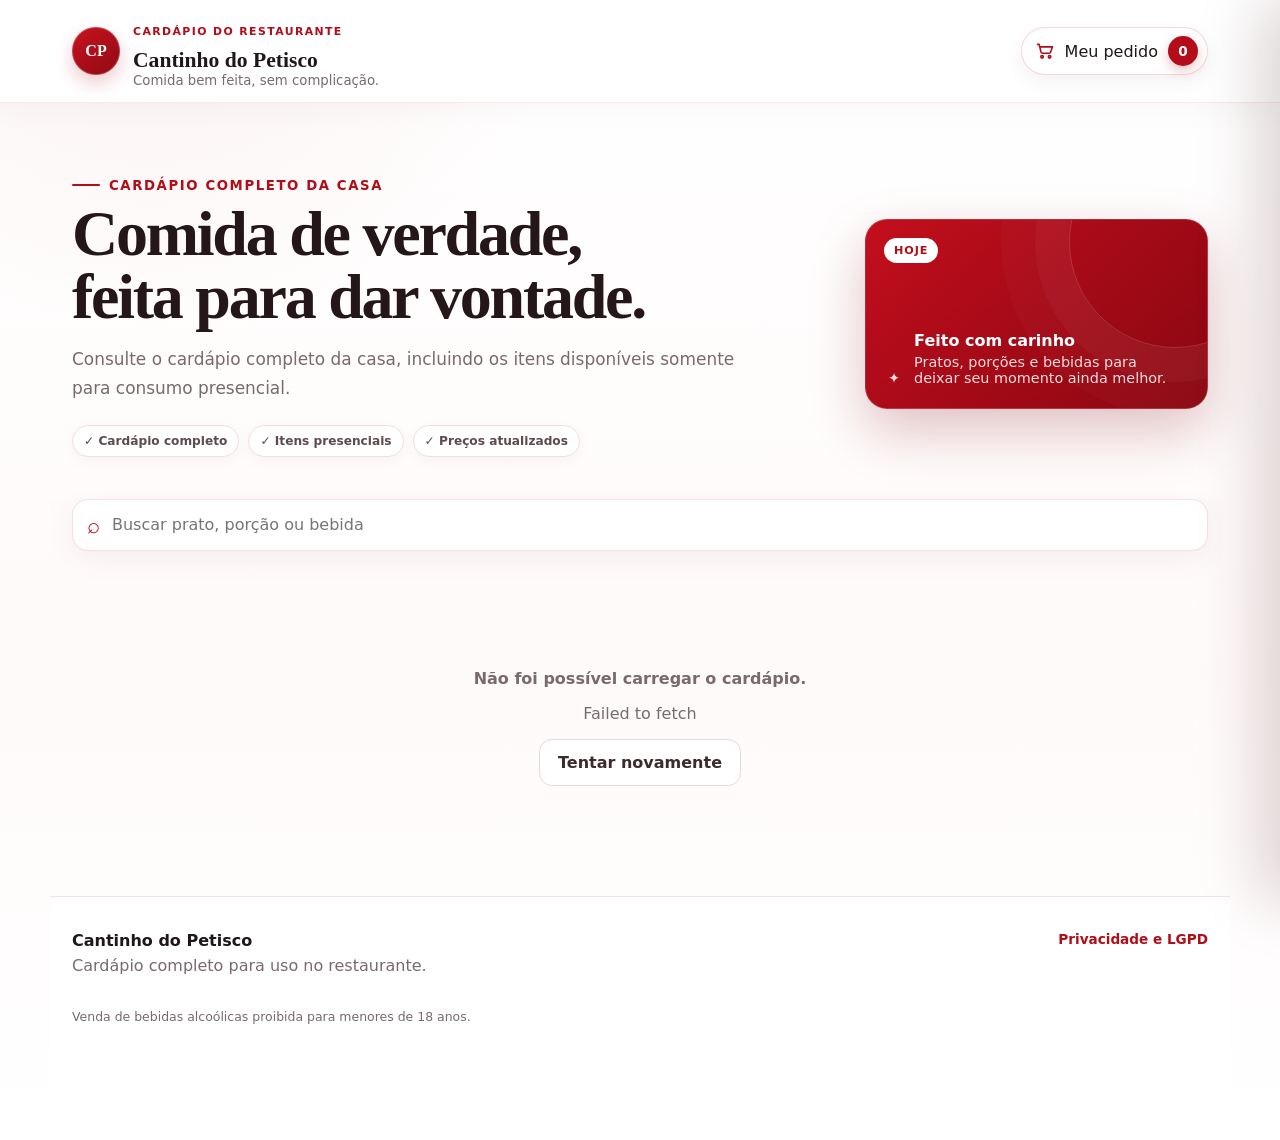
<file: cantinho-do-petisco-v20-validacao-obrigatoria-completo/restaurante.html>
<!doctype html>
<html lang="pt-BR">
<head>
  <meta charset="utf-8">
  <meta name="viewport" content="width=device-width, initial-scale=1, viewport-fit=cover">
  <meta name="theme-color" content="#b20d18">
  <meta name="description" content="Cardápio completo do Cantinho do Petisco para uso no restaurante.">



  <link rel="canonical" href="https://luizemsaopaulo.github.io/cantinho-do-petisco-v14/restaurante.html">
  <meta property="og:type" content="website">
  <meta property="og:site_name" content="Cantinho do Petisco">
  <meta property="og:locale" content="pt_BR">
  <meta property="og:url" content="https://luizemsaopaulo.github.io/cantinho-do-petisco-v14/restaurante.html">
  <meta property="og:title" content="Cantinho do Petisco | Cardápio no Restaurante">
  <meta property="og:description" content="Confira o cardápio completo do Cantinho do Petisco com pratos, porções e bebidas.">
  <meta property="og:image" content="https://luizemsaopaulo.github.io/cantinho-do-petisco-v14/assets/whatsapp-preview-v2.jpg?v=20">
  <meta property="og:image:url" content="https://luizemsaopaulo.github.io/cantinho-do-petisco-v14/assets/whatsapp-preview-v2.jpg?v=20">
  <meta property="og:image:secure_url" content="https://luizemsaopaulo.github.io/cantinho-do-petisco-v14/assets/whatsapp-preview-v2.jpg?v=20">
  <meta property="og:image:type" content="image/jpeg">
  <meta property="og:image:width" content="1200">
  <meta property="og:image:height" content="630">
  <meta property="og:image:alt" content="Cantinho do Petisco — cardápio digital e delivery">
  <meta name="twitter:card" content="summary_large_image">
  <meta name="twitter:title" content="Cantinho do Petisco | Cardápio no Restaurante">
  <meta name="twitter:description" content="Confira o cardápio completo do Cantinho do Petisco com pratos, porções e bebidas.">
  <meta name="twitter:image" content="https://luizemsaopaulo.github.io/cantinho-do-petisco-v14/assets/whatsapp-preview-v2.jpg?v=20">
  <title>Cantinho do Petisco | Cardápio no Restaurante</title>
  <link rel="manifest" href="manifest.webmanifest?v=20">
  <meta name="apple-mobile-web-app-capable" content="yes">
  <meta name="apple-mobile-web-app-status-bar-style" content="default">
  <meta name="apple-mobile-web-app-title" content="Cantinho">
  <link rel="apple-touch-icon" href="assets/icon-client-192.png?v=20">
  <link rel="stylesheet" href="css/styles.css?v=20">
</head>
<body data-menu-mode="restaurant">
  <div class="app-shell">
    <header class="site-header">
      <div class="header-inner">
        <div class="brand-lockup" aria-label="Cantinho do Petisco">
          <div class="brand-mark" aria-hidden="true">CP</div>
          <div>
            <p class="eyebrow">Cardápio do restaurante</p>
            <h1>Cantinho do Petisco</h1>
            <p class="brand-subtitle">Comida bem feita, sem complicação.</p>
          </div>
        </div>
        <button id="openCartTop" class="cart-top" type="button" aria-label="Abrir carrinho">
          <svg viewBox="0 0 24 24" aria-hidden="true"><path d="M3 4h2l2.1 9.1a2 2 0 0 0 2 1.6h7.8a2 2 0 0 0 1.9-1.4L21 7H7.1M10 19a1.5 1.5 0 1 1-3 0 1.5 1.5 0 0 1 3 0Zm9 0a1.5 1.5 0 1 1-3 0 1.5 1.5 0 0 1 3 0Z"/></svg>
          <span>Meu pedido</span>
          <strong id="cartCountTop">0</strong>
        </button>
      </div>
    </header>

    <main>
      <section class="hero" aria-labelledby="heroTitle">
        <div class="hero-copy">
          <span class="hero-kicker"><span></span> Cardápio completo da casa</span>
          <h2 id="heroTitle">Comida de verdade, feita para dar vontade.</h2>
          <p>Consulte o cardápio completo da casa, incluindo os itens disponíveis somente para consumo presencial.</p>
          <div class="hero-trust">
            <span>✓ Cardápio completo</span>
            <span>✓ Itens presenciais</span>
            <span>✓ Preços atualizados</span>
            <button id="installClientBtn" class="pwa-install-inline hidden" type="button">📲 Instalar app</button>
          </div>
        </div>
        <div class="hero-note">
          <div class="hero-note-badge">Hoje</div>
          <span class="hero-note-icon">✦</span>
          <div><strong>Feito com carinho</strong><span>Pratos, porções e bebidas para deixar seu momento ainda melhor.</span></div>
        </div>
      </section>

      <section id="dailySpecialSection" class="daily-special-section hidden" aria-label="Prato do dia">
        <div id="dailySpecialCard" class="daily-special-card"></div>
      </section>

      <section class="menu-tools" aria-label="Ferramentas do cardápio">
        <label class="search-box" for="searchInput">
          <span aria-hidden="true">⌕</span>
          <input id="searchInput" type="search" placeholder="Buscar prato, porção ou bebida" autocomplete="off">
          <button id="clearSearch" class="clear-search hidden" type="button" aria-label="Limpar busca">×</button>
        </label>
        <nav id="categoryNav" class="category-nav" aria-label="Categorias"></nav>
      </section>

      <section id="menuStatus" class="state-card">
        <div class="spinner" aria-hidden="true"></div>
        <p>Carregando o cardápio…</p>
      </section>
      <div id="menuRoot" class="menu-root hidden"></div>
    </main>

    <footer class="site-footer">
      <div>
        <strong>Cantinho do Petisco</strong>
        <p>Cardápio completo para uso no restaurante.</p>
      </div>
      <div class="footer-actions">
        <button id="privacyBtn" class="text-button" type="button">Privacidade e LGPD</button>
      </div>
      <p class="minor">Venda de bebidas alcoólicas proibida para menores de 18 anos.</p>
    </footer>
  </div>

  <button id="mobileCartBar" class="floating-cart hidden" type="button" aria-label="Abrir carrinho">
    <span class="floating-cart-icon" aria-hidden="true">
      <svg viewBox="0 0 24 24"><path d="M3 4h2l2.1 9.1a2 2 0 0 0 2 1.6h7.8a2 2 0 0 0 1.9-1.4L21 7H7.1M10 19a1.5 1.5 0 1 1-3 0 1.5 1.5 0 0 1 3 0Zm9 0a1.5 1.5 0 1 1-3 0 1.5 1.5 0 0 1 3 0Z"/></svg>
      <strong id="cartCountMobile" class="floating-cart-badge">0</strong>
    </span>
    <span class="floating-cart-copy"><small>Meu pedido</small><strong id="cartTotalMobile">R$ 0,00</strong></span>
  </button>

  <div id="overlay" class="overlay hidden" aria-hidden="true"></div>

  <aside id="cartDrawer" class="cart-drawer" aria-label="Seu pedido" aria-hidden="true">
    <div class="drawer-head">
      <div><span class="eyebrow">Seu pedido</span><h2>Resumo</h2></div>
      <button id="closeCart" class="icon-button" type="button" aria-label="Fechar carrinho">×</button>
    </div>
    <div id="cartItems" class="cart-items"></div>
    <div id="cartEmpty" class="empty-cart">
      <div class="empty-icon">♡</div>
      <strong>Seu pedido está vazio</strong>
      <p>Escolha algo do cardápio e ele aparece aqui.</p>
    </div>
    <div id="cartFooter" class="cart-footer hidden">
      <div class="cart-total"><span>Total</span><strong id="cartTotal">R$ 0,00</strong></div>
      <button id="checkoutBtn" class="primary-button" type="button">Continuar pedido</button>
    </div>
  </aside>

  <dialog id="itemDialog" class="app-dialog item-dialog">
    <form id="itemForm">
      <button id="closeItemDialog" class="dialog-close" type="button" aria-label="Fechar">×</button>
      <div id="itemDialogVisual" class="item-dialog-visual"></div>
      <div class="dialog-body">
        <span id="itemDialogCategory" class="eyebrow"></span>
        <h2 id="itemDialogName"></h2>
        <p id="itemDialogDescription" class="dialog-description"></p>
        <div class="item-price-row"><strong id="itemDialogPrice"></strong><span id="itemAvailability"></span></div>
        <div id="sizePickerWrap" class="size-picker-wrap hidden">
          <div class="size-picker-head"><div><span class="size-picker-label">Escolha o tamanho</span><small>O preço muda conforme o tamanho selecionado.</small></div><span id="selectedSizeLabel" class="selected-size-label"></span></div>
          <div id="sizePicker" class="size-picker" role="radiogroup" aria-label="Escolha o tamanho"></div>
        </div>
        <div id="itemOptions" class="item-options hidden" aria-live="polite"></div>
        <label id="itemNoteWrap" class="field-label">Observação do item <small class="optional-hint">(opcional)</small>
          <textarea id="itemNote" rows="3" maxlength="180" placeholder="Ex.: retirar ou acrescentar algo? Escreva aqui (opcional)."></textarea>
        </label>
        <div class="add-row">
          <div class="quantity-control" aria-label="Quantidade">
            <button id="itemQtyMinus" type="button">−</button><strong id="itemQty">1</strong><button id="itemQtyPlus" type="button">+</button>
          </div>
          <button id="addItemBtn" class="primary-button" type="submit" value="default">Adicionar</button>
        </div>
      </div>
    </form>
  </dialog>

  <dialog id="checkoutDialog" class="app-dialog checkout-dialog">
    <form id="checkoutForm">
      <button id="closeCheckoutDialog" class="dialog-close" type="button" aria-label="Fechar">×</button>
      <div class="dialog-body">
        <span class="eyebrow">Finalizar</span>
        <h2>Só falta confirmar alguns detalhes</h2>
        <p class="dialog-description">Esses dados não são gravados no Supabase pelo cardápio; eles entram apenas na mensagem enviada ao WhatsApp.</p>

        <label class="field-label">Seu nome <span>*</span>
          <input id="customerName" type="text" maxlength="80" required placeholder="Como podemos chamar você?">
        </label>

        <fieldset class="segmented-fieldset">
          <legend>Como vai receber?</legend>
          <label><input type="radio" name="fulfillment" value="Retirada" checked><span>Retirada</span></label>
          <label><input type="radio" name="fulfillment" value="Entrega"><span>Entrega</span></label>
        </fieldset>

        <div id="addressFields" class="conditional-fields hidden">
          <label class="field-label">Endereço <span>*</span>
            <input id="customerAddress" type="text" maxlength="180" placeholder="Rua, número e complemento">
          </label>
          <label class="field-label">Bairro
            <input id="customerDistrict" type="text" maxlength="80" placeholder="Seu bairro">
          </label>
        </div>

        <label class="field-label">Forma de pagamento
          <select id="paymentMethod">
            <option>Pix</option>
            <option>Cartão</option>
            <option>Dinheiro</option>
          </select>
        </label>

        <label id="changeField" class="field-label hidden">Troco para
          <input id="changeFor" type="text" inputmode="decimal" maxlength="20" placeholder="Ex.: 100,00">
        </label>

        <label class="field-label">Observação geral
          <textarea id="orderNote" rows="3" maxlength="240" placeholder="Alguma observação para o pedido?"></textarea>
        </label>

        <div class="checkout-summary">
          <span>Total do pedido</span><strong id="checkoutTotal">R$ 0,00</strong>
        </div>
        <button id="sendWhatsappBtn" class="primary-button whatsapp-button" type="submit" value="default">Enviar pedido no WhatsApp</button>
      </div>
    </form>
  </dialog>

  <dialog id="privacyDialog" class="app-dialog info-dialog">
    <form method="dialog">
      <button class="dialog-close" value="cancel" aria-label="Fechar">×</button>
      <div class="dialog-body">
        <span class="eyebrow">Privacidade</span>
        <h2>Como este cardápio trata seus dados</h2>
        <p>O cardápio usa o Supabase para exibir produtos, preços e disponibilidade. Os dados que você informa ao finalizar o pedido são usados para montar a mensagem do WhatsApp e não são salvos no banco de dados por esta página.</p>
        <p>O carrinho pode ficar salvo localmente no seu próprio navegador para facilitar a continuidade do pedido. Não usamos rastreadores de publicidade neste projeto.</p>
        <button class="secondary-button" value="cancel">Entendi</button>
      </div>
    </form>
  </dialog>


  <aside id="installSuggestion" class="pwa-install-suggestion hidden" aria-label="Instalar aplicativo">
    <div class="pwa-install-icon">📲</div>
    <div class="pwa-install-copy"><strong>Quer o cardápio na tela do celular?</strong><span>Instale o Cantinho do Petisco para abrir mais rápido.</span></div>
    <div class="pwa-install-actions"><button id="installSuggestionInstall" class="primary-button compact" type="button">Instalar</button><button id="installSuggestionDismiss" class="text-button" type="button">Agora não</button></div>
  </aside>
  <dialog id="iosInstallDialog" class="app-dialog info-dialog pwa-ios-dialog"><div class="dialog-body"><span class="eyebrow">Instalar no iPhone</span><h2>Adicionar à Tela de Início</h2><p>No Safari, toque em <strong>Compartilhar</strong> e depois em <strong>Adicionar à Tela de Início</strong>.</p><button id="closeIosInstall" class="primary-button" type="button">Entendi</button></div></dialog>

  <div id="toastRegion" class="toast-region" aria-live="polite"></div>

  <script src="js/config.js"></script>
  <script src="js/mock-data.js"></script>
  <script src="js/supabase-rest.js"></script>
  <script src="js/app.js?v=20"></script>
  <script src="js/pwa-client.js?v=20"></script>
</body>
</html>
</file>
<file: css/styles.css>
:root{
  --wine:#5f1722; --wine-2:#7a2633; --ink:#201816; --muted:#756a66; --paper:#fbf7f1;
  --card:#fffdfa; --gold:#b88439; --line:#eadfd4; --soft:#f3ebe2; --ok:#2d6a4f; --danger:#a03232;
  --shadow:0 18px 50px rgba(65,35,26,.12); --radius:22px; --max:1180px;
}
*{box-sizing:border-box}html{scroll-behavior:smooth}body{margin:0;font-family:Inter,ui-sans-serif,system-ui,-apple-system,BlinkMacSystemFont,"Segoe UI",sans-serif;background:var(--paper);color:var(--ink);-webkit-font-smoothing:antialiased}button,input,select,textarea{font:inherit}button,a{touch-action:manipulation}button{cursor:pointer}img{max-width:100%;display:block}.hidden{display:none!important}.app-shell{min-height:100vh}.site-header{position:sticky;top:0;z-index:40;background:rgba(251,247,241,.93);backdrop-filter:blur(14px);border-bottom:1px solid rgba(234,223,212,.8)}.header-inner{max-width:var(--max);margin:auto;padding:14px 22px;display:flex;align-items:center;justify-content:space-between;gap:20px}.brand-lockup{display:flex;align-items:center;gap:13px}.brand-lockup h1{font-family:Georgia,"Times New Roman",serif;font-size:1.35rem;line-height:1.05;margin:2px 0}.brand-subtitle{margin:0;color:var(--muted);font-size:.83rem}.brand-mark{width:48px;height:48px;border-radius:50%;display:grid;place-items:center;background:var(--wine);color:#fff4e5;border:2px solid #d9b56c;font-family:Georgia,serif;font-weight:700;box-shadow:inset 0 0 0 4px rgba(255,255,255,.08)}.brand-mark.large{width:72px;height:72px;font-size:1.35rem;margin-bottom:14px}.eyebrow{display:block;text-transform:uppercase;letter-spacing:.13em;font-size:.68rem;font-weight:800;color:var(--gold)}.cart-top{border:1px solid var(--line);background:var(--card);border-radius:999px;padding:9px 10px 9px 16px;display:flex;align-items:center;gap:10px;color:var(--ink)}.cart-top strong{min-width:30px;height:30px;border-radius:50%;display:grid;place-items:center;background:var(--wine);color:#fff;font-size:.85rem}.hero{max-width:var(--max);margin:0 auto;padding:58px 22px 34px;display:grid;grid-template-columns:1.5fr .7fr;gap:28px;align-items:end}.hero-kicker{color:var(--wine-2);font-weight:800}.hero h2{font-family:Georgia,"Times New Roman",serif;font-size:clamp(2.25rem,5vw,4.7rem);line-height:.98;letter-spacing:-.035em;max-width:760px;margin:10px 0 16px}.hero-copy>p{max-width:650px;color:var(--muted);font-size:1.05rem;line-height:1.7}.hero-note{background:var(--wine);color:white;border-radius:var(--radius);padding:22px;display:flex;gap:14px;box-shadow:var(--shadow)}.hero-note-icon{color:#e9c982;font-size:1.3rem}.hero-note strong,.hero-note span{display:block}.hero-note span{opacity:.78;margin-top:4px;font-size:.9rem}.daily-special-section,.menu-tools,.menu-root,.state-card,.site-footer{max-width:var(--max);margin-left:auto;margin-right:auto}.daily-special-section{padding:0 22px 32px}.daily-special-card{min-height:220px;background:linear-gradient(120deg,#4f111b,#7d2c39);border-radius:30px;padding:34px;color:white;position:relative;overflow:hidden;box-shadow:var(--shadow);display:flex;align-items:center}.daily-special-card:after{content:"";position:absolute;right:-70px;top:-90px;width:300px;height:300px;border:1px solid rgba(255,255,255,.18);border-radius:50%;box-shadow:0 0 0 40px rgba(255,255,255,.035),0 0 0 80px rgba(255,255,255,.02)}.special-content{position:relative;z-index:1;max-width:650px}.special-label{display:inline-flex;align-items:center;gap:8px;background:rgba(255,255,255,.12);border:1px solid rgba(255,255,255,.25);padding:7px 11px;border-radius:999px;font-size:.76rem;font-weight:700}.special-content h3{font-family:Georgia,serif;font-size:clamp(1.8rem,4vw,3.1rem);margin:14px 0 8px}.special-content p{opacity:.82;line-height:1.6;max-width:560px}.special-price{font-size:1.4rem;font-weight:850;color:#f0d08c}.special-action{margin-top:18px;background:white;color:var(--wine);border:0;border-radius:999px;padding:12px 18px;font-weight:800}.menu-tools{padding:0 22px 18px;position:sticky;top:77px;z-index:25;background:linear-gradient(var(--paper) 82%,rgba(251,247,241,0))}.search-box{height:52px;border:1px solid var(--line);background:var(--card);border-radius:16px;display:flex;align-items:center;padding:0 14px;gap:10px;box-shadow:0 7px 24px rgba(60,38,30,.05)}.search-box>span{color:var(--wine);font-size:1.4rem;line-height:1}.search-box input{flex:1;border:0;outline:0;background:transparent;color:var(--ink);min-width:0}.clear-search{border:0;background:transparent;color:var(--muted);font-size:1.3rem}.category-nav{display:flex;gap:8px;overflow:auto;padding:12px 1px 4px;scrollbar-width:none}.category-nav::-webkit-scrollbar{display:none}.category-chip{white-space:nowrap;border:1px solid var(--line);background:transparent;color:var(--ink);border-radius:999px;padding:9px 13px;font-size:.86rem;font-weight:700}.category-chip.active,.category-chip:hover{background:var(--wine);border-color:var(--wine);color:white}.state-card{margin-top:18px;margin-bottom:60px;padding:50px 22px;text-align:center;color:var(--muted)}.spinner{width:30px;height:30px;border-radius:50%;border:3px solid var(--line);border-top-color:var(--wine);animation:spin .7s linear infinite;margin:0 auto 14px}@keyframes spin{to{transform:rotate(360deg)}}.menu-root{padding:4px 22px 80px}.menu-section{scroll-margin-top:160px;margin:30px 0 48px}.section-heading{display:flex;justify-content:space-between;align-items:end;gap:20px;margin-bottom:15px}.section-heading h2{font-family:Georgia,serif;font-size:2rem;margin:0}.section-heading p{margin:5px 0 0;color:var(--muted);font-size:.9rem}.product-grid{display:grid;grid-template-columns:repeat(3,minmax(0,1fr));gap:14px}.product-card{background:var(--card);border:1px solid var(--line);border-radius:20px;overflow:hidden;display:grid;grid-template-columns:1fr 104px;min-height:156px;transition:.18s ease;box-shadow:0 8px 28px rgba(71,46,36,.045)}.product-card:hover{transform:translateY(-2px);box-shadow:0 14px 32px rgba(71,46,36,.09)}.product-card.unavailable{opacity:.62}.product-card-body{padding:18px;display:flex;flex-direction:column}.product-card h3{font-size:1rem;margin:0 0 7px;line-height:1.35}.product-meta{font-size:.75rem;color:var(--gold);font-weight:800}.product-description{font-size:.82rem;line-height:1.45;color:var(--muted);margin:8px 0}.product-bottom{display:flex;align-items:center;justify-content:space-between;gap:8px;margin-top:auto}.product-price{font-size:1.02rem;font-weight:850}.add-circle{width:34px;height:34px;border-radius:50%;border:0;background:var(--wine);color:white;font-size:1.2rem;display:grid;place-items:center}.add-circle:disabled{background:#bbb;cursor:not-allowed}.product-visual{min-height:100%;position:relative;background:linear-gradient(145deg,#efe0d3,#dbc3ae);overflow:hidden}.product-visual img{width:100%;height:100%;object-fit:cover}.product-visual .placeholder{height:100%;display:grid;place-items:center;font-size:2rem;filter:saturate(.7)}.featured-badge{position:absolute;top:8px;right:8px;background:#fff;color:var(--wine);font-size:.62rem;font-weight:850;padding:5px 7px;border-radius:999px}.no-results{padding:60px 0;text-align:center;color:var(--muted)}.site-footer{border-top:1px solid var(--line);padding:34px 22px 110px;display:grid;grid-template-columns:1fr auto;gap:22px;color:var(--muted)}.site-footer strong{color:var(--ink)}.site-footer p{margin:6px 0}.footer-actions{display:flex;align-items:start;gap:14px}.minor{grid-column:1/-1;font-size:.78rem}.text-button{border:0;background:transparent;padding:0;color:var(--wine);text-decoration:none;font-weight:700;font-size:.85rem}.admin-link{opacity:.65}.mobile-cart-bar{position:fixed;left:14px;right:14px;bottom:max(14px,env(safe-area-inset-bottom));z-index:35;border:0;background:var(--wine);color:white;box-shadow:0 16px 36px rgba(67,15,24,.35);border-radius:18px;padding:15px 18px;display:none;grid-template-columns:1fr auto 1fr;align-items:center;gap:10px;text-align:left}.mobile-cart-bar>span:nth-child(2){font-weight:800}.mobile-cart-bar>strong{text-align:right}.overlay{position:fixed;inset:0;background:rgba(25,17,15,.5);z-index:70;backdrop-filter:blur(2px)}.cart-drawer{position:fixed;right:0;top:0;height:100dvh;width:min(430px,100%);background:var(--card);z-index:75;box-shadow:-20px 0 50px rgba(30,20,16,.18);transform:translateX(102%);transition:.25s ease;display:flex;flex-direction:column}.cart-drawer.open{transform:translateX(0)}.drawer-head{display:flex;align-items:center;justify-content:space-between;padding:24px;border-bottom:1px solid var(--line)}.drawer-head h2{margin:3px 0 0;font-family:Georgia,serif}.icon-button,.dialog-close{border:1px solid var(--line);background:var(--card);width:38px;height:38px;border-radius:50%;font-size:1.3rem}.cart-items{padding:14px 20px;overflow:auto}.cart-line{display:grid;grid-template-columns:1fr auto;gap:12px;border-bottom:1px solid var(--line);padding:14px 0}.cart-line h4{margin:0 0 4px;font-size:.95rem}.cart-line p{margin:2px 0;color:var(--muted);font-size:.78rem}.cart-line-price{text-align:right;font-weight:800}.cart-line-actions{display:flex;align-items:center;gap:8px;margin-top:9px}.mini-qty{display:flex;align-items:center;border:1px solid var(--line);border-radius:999px;overflow:hidden}.mini-qty button{border:0;background:transparent;width:28px;height:28px}.mini-qty strong{min-width:24px;text-align:center;font-size:.82rem}.remove-line{border:0;background:transparent;color:var(--danger);font-size:.75rem}.empty-cart{margin:auto;text-align:center;padding:30px;color:var(--muted)}.empty-icon{font-size:2.5rem;color:var(--wine);margin-bottom:8px}.empty-cart strong{display:block;color:var(--ink);margin-bottom:5px}.cart-footer{border-top:1px solid var(--line);padding:18px 22px 24px;background:var(--card)}.cart-total{display:flex;align-items:center;justify-content:space-between;margin-bottom:14px}.cart-total strong{font-size:1.25rem}.primary-button,.secondary-button,.danger-button{border:0;border-radius:13px;padding:13px 18px;font-weight:800;display:inline-flex;justify-content:center;align-items:center;gap:8px;text-decoration:none}.primary-button{background:var(--wine);color:white}.primary-button:hover{background:var(--wine-2)}.secondary-button{background:var(--soft);color:var(--ink);border:1px solid var(--line)}.danger-button{background:#fff1f1;color:var(--danger);border:1px solid #f0cccc}.small{padding:10px 14px;font-size:.83rem}.cart-footer .primary-button{width:100%}.app-dialog{border:0;padding:0;border-radius:24px;background:var(--card);color:var(--ink);width:min(560px,calc(100% - 24px));max-height:90dvh;box-shadow:0 30px 90px rgba(31,20,16,.32)}.app-dialog::backdrop{background:rgba(25,17,15,.55);backdrop-filter:blur(3px)}.app-dialog form{position:relative}.dialog-close{position:absolute;right:14px;top:14px;z-index:3}.item-dialog-visual{height:180px;background:linear-gradient(145deg,#efe0d3,#dbc3ae);overflow:hidden}.item-dialog-visual img{width:100%;height:100%;object-fit:cover}.item-dialog-visual .placeholder{height:100%;display:grid;place-items:center;font-size:3.4rem}.dialog-body{padding:26px}.dialog-body h2{font-family:Georgia,serif;font-size:1.75rem;margin:5px 0 8px}.dialog-description{color:var(--muted);line-height:1.55}.item-price-row{display:flex;align-items:center;justify-content:space-between;margin:15px 0}.item-price-row strong{font-size:1.35rem}.available-text{color:var(--ok);font-size:.8rem;font-weight:800}.unavailable-text{color:var(--danger);font-size:.8rem;font-weight:800}.field-label{display:flex;flex-direction:column;gap:7px;font-size:.82rem;font-weight:750;color:#4f4542;margin:14px 0}.field-label>span{color:var(--danger)}.field-label input,.field-label select,.field-label textarea,.admin-toolbar select{width:100%;border:1px solid var(--line);background:white;color:var(--ink);padding:12px 13px;border-radius:12px;outline:none}.field-label input:focus,.field-label select:focus,.field-label textarea:focus,.admin-toolbar select:focus{border-color:#be8b6e;box-shadow:0 0 0 3px rgba(184,132,57,.12)}.field-label textarea{resize:vertical}.field-label small{font-weight:500;color:var(--muted)}.add-row{display:flex;align-items:center;gap:12px;margin-top:18px}.add-row .primary-button{flex:1}.quantity-control{display:flex;align-items:center;border:1px solid var(--line);border-radius:13px;overflow:hidden;height:46px}.quantity-control button{width:42px;height:100%;border:0;background:transparent;font-size:1.2rem}.quantity-control strong{min-width:32px;text-align:center}.segmented-fieldset{border:0;padding:0;margin:18px 0}.segmented-fieldset legend{font-size:.82rem;font-weight:750;margin-bottom:8px}.segmented-fieldset{display:flex;gap:8px;flex-wrap:wrap}.segmented-fieldset legend{width:100%}.segmented-fieldset label{flex:1}.segmented-fieldset input{position:absolute;opacity:0;pointer-events:none}.segmented-fieldset span{display:block;text-align:center;border:1px solid var(--line);padding:11px;border-radius:12px;font-weight:700}.segmented-fieldset input:checked+span{background:var(--wine);color:white;border-color:var(--wine)}.conditional-fields{padding:2px 12px;border-left:3px solid var(--gold);background:#fbf4e9;border-radius:0 12px 12px 0}.checkout-summary{display:flex;justify-content:space-between;align-items:center;background:var(--soft);padding:16px;border-radius:14px;margin:18px 0}.checkout-summary strong{font-size:1.2rem}.whatsapp-button{width:100%;background:#216a49}.whatsapp-button:hover{background:#18573c}.info-dialog p{line-height:1.65;color:var(--muted)}.toast-region{position:fixed;right:18px;bottom:18px;z-index:130;display:grid;gap:9px;width:min(350px,calc(100% - 36px))}.toast{background:#26211f;color:white;border-radius:13px;padding:13px 15px;box-shadow:var(--shadow);animation:toastIn .2s ease}.toast.error{background:#7f2424}.toast.success{background:#285d46}@keyframes toastIn{from{transform:translateY(8px);opacity:0}}
/* Admin */
.admin-body{background:#f7f1ea}.admin-shell{max-width:1220px;margin:auto;padding:28px 22px 60px}.login-card{width:min(470px,100%);margin:7vh auto;background:var(--card);border:1px solid var(--line);border-radius:28px;padding:34px;box-shadow:var(--shadow)}.login-card h1{font-family:Georgia,serif;font-size:2.3rem;margin:6px 0}.login-card>p{color:var(--muted);line-height:1.55}.back-link{display:inline-block;color:var(--wine);text-decoration:none;font-weight:700;margin-bottom:28px}.stack-form .primary-button{width:100%;margin-top:8px}.form-message{margin-top:14px;border-radius:12px;padding:12px;background:#fff1f1;color:var(--danger);font-size:.85rem}.demo-credentials{background:#f8eedb;border:1px solid #ead6ac;padding:10px;border-radius:10px;font-size:.77rem;color:#73582e}.admin-header{display:flex;justify-content:space-between;gap:20px;align-items:end;margin-bottom:24px}.admin-header h1{font-family:Georgia,serif;font-size:2.6rem;margin:5px 0}.admin-header p{margin:0;color:var(--muted)}.admin-header-actions{display:flex;gap:8px}.admin-metrics{display:grid;grid-template-columns:repeat(4,1fr);gap:12px;margin-bottom:20px}.admin-metrics article{background:var(--card);border:1px solid var(--line);border-radius:18px;padding:18px}.admin-metrics span{display:block;color:var(--muted);font-size:.78rem}.admin-metrics strong{font-size:1.9rem;margin-top:5px;display:block;font-family:Georgia,serif}.admin-tabs{display:flex;gap:8px;border-bottom:1px solid var(--line);margin-bottom:18px}.admin-tab{border:0;background:transparent;padding:12px 14px;color:var(--muted);font-weight:800;border-bottom:3px solid transparent}.admin-tab.active{color:var(--wine);border-bottom-color:var(--wine)}.admin-toolbar{display:grid;grid-template-columns:1fr 220px auto;gap:10px;margin-bottom:14px}.admin-search{height:46px}.admin-toolbar select{height:46px}.products-table-wrap{background:var(--card);border:1px solid var(--line);border-radius:18px;overflow:hidden}.products-table{width:100%;border-collapse:collapse}.products-table th,.products-table td{padding:13px 15px;border-bottom:1px solid var(--line);text-align:left;font-size:.84rem}.products-table th{color:var(--muted);font-size:.72rem;text-transform:uppercase;letter-spacing:.06em}.products-table tr:last-child td{border-bottom:0}.product-cell{display:flex;align-items:center;gap:10px}.thumb{width:44px;height:44px;border-radius:10px;background:var(--soft);overflow:hidden;display:grid;place-items:center}.thumb img{width:100%;height:100%;object-fit:cover}.row-title{font-weight:800}.row-sub{font-size:.72rem;color:var(--muted);margin-top:2px}.status-pill{display:inline-block;border-radius:999px;padding:5px 8px;font-size:.68rem;font-weight:850}.status-pill.ok{background:#e5f2ea;color:var(--ok)}.status-pill.off{background:#f4e6e6;color:#934343}.row-actions{display:flex;justify-content:flex-end}.edit-row{border:1px solid var(--line);background:white;border-radius:9px;padding:7px 10px;font-weight:750;color:var(--wine)}.special-admin-card{background:var(--card);border:1px solid var(--line);border-radius:22px;padding:24px}.special-admin-card h2{font-family:Georgia,serif;font-size:2rem;margin:5px 0}.special-admin-card>div>p{color:var(--muted)}.special-form{display:grid;grid-template-columns:1fr 2fr 1fr 2fr auto;gap:10px;align-items:end;margin-top:20px}.special-form .field-label{margin:0}.switch-line{display:flex;align-items:center;gap:8px;font-size:.82rem;font-weight:750}.switch-line input{accent-color:var(--wine);width:18px;height:18px}.special-list{margin-top:22px;display:grid;gap:9px}.special-row{border:1px solid var(--line);border-radius:14px;padding:13px;display:grid;grid-template-columns:140px 1fr auto auto;align-items:center;gap:12px}.special-row small{color:var(--muted)}.special-row button{border:0;background:transparent;color:var(--danger);font-weight:750}.form-grid{display:grid;grid-template-columns:1fr 1fr;gap:0 12px}.span-2{grid-column:1/-1}.switch-grid{display:flex;gap:20px;flex-wrap:wrap;background:var(--soft);padding:13px;border-radius:13px;margin:16px 0}.dialog-actions{display:flex;justify-content:flex-end;gap:8px;margin-top:18px}.split-actions{justify-content:space-between}.split-actions>div{display:flex;gap:8px}.image-preview-box{display:flex;align-items:center;gap:12px;margin-top:12px}.image-preview-box img{width:92px;height:72px;object-fit:cover;border-radius:12px;border:1px solid var(--line)}.text-button.danger{color:var(--danger)}
@media(max-width:900px){.product-grid{grid-template-columns:repeat(2,minmax(0,1fr))}.hero{grid-template-columns:1fr}.hero-note{max-width:520px}.admin-metrics{grid-template-columns:repeat(2,1fr)}.special-form{grid-template-columns:1fr 1fr}.special-form .primary-button{grid-column:1/-1}.admin-toolbar{grid-template-columns:1fr 190px}.admin-toolbar .primary-button{grid-column:1/-1}.special-row{grid-template-columns:110px 1fr auto}.special-row small{display:none}}
@media(max-width:640px){.header-inner{padding:11px 14px}.brand-subtitle,.cart-top>span{display:none}.brand-mark{width:42px;height:42px}.brand-lockup h1{font-size:1.1rem}.hero{padding:34px 16px 24px}.hero h2{font-size:2.65rem}.hero-copy>p{font-size:.96rem}.daily-special-section,.menu-tools,.menu-root{padding-left:16px;padding-right:16px}.menu-tools{top:65px}.daily-special-card{padding:26px;min-height:230px;border-radius:24px}.product-grid{grid-template-columns:1fr}.product-card{grid-template-columns:1fr 92px;min-height:136px}.menu-section{scroll-margin-top:145px}.section-heading h2{font-size:1.75rem}.site-footer{grid-template-columns:1fr;padding-left:16px;padding-right:16px}.footer-actions{flex-direction:column}.mobile-cart-bar:not(.hidden){display:grid}.app-dialog{width:calc(100% - 16px);border-radius:20px}.dialog-body{padding:22px 18px}.item-dialog-visual{height:150px}.checkout-dialog{max-height:94dvh}.admin-shell{padding:18px 12px 40px}.login-card{padding:26px 20px;margin:3vh auto}.admin-header{align-items:start;flex-direction:column}.admin-header h1{font-size:2rem}.admin-header-actions{width:100%}.admin-header-actions>*{flex:1}.admin-metrics{gap:8px}.admin-metrics article{padding:14px}.admin-metrics strong{font-size:1.55rem}.admin-toolbar{grid-template-columns:1fr}.admin-toolbar select{width:100%}.products-table th:nth-child(2),.products-table td:nth-child(2){display:none}.products-table th,.products-table td{padding:10px}.form-grid{grid-template-columns:1fr}.span-2{grid-column:auto}.special-form{grid-template-columns:1fr}.special-row{grid-template-columns:1fr auto}.special-row>div:first-child{grid-column:1/-1}.special-row strong{grid-column:1}.product-admin-dialog{max-height:94dvh}.split-actions{flex-direction:column-reverse}.split-actions>div{display:grid;grid-template-columns:1fr 1fr}.split-actions>.danger-button{width:100%}}
@media(prefers-reduced-motion:reduce){*{scroll-behavior:auto!important;animation:none!important;transition:none!important}}

/* ==========================================================
   REDESIGN 2026 — Cantinho do Petisco
   Identidade: branco + vermelho, moderna, clássica e elegante
   ========================================================== */
:root{
  --wine:#b20d18;
  --wine-2:#8f0a13;
  --ink:#211719;
  --muted:#786a6d;
  --paper:#fffafa;
  --card:#ffffff;
  --gold:#a36a2f;
  --line:#f0dfe1;
  --soft:#fff2f3;
  --ok:#217a4b;
  --danger:#b20d18;
  --shadow:0 18px 50px rgba(94,15,23,.10);
  --shadow-soft:0 10px 30px rgba(94,15,23,.07);
  --radius:22px;
  --max:1180px;
}

body{
  background:
    radial-gradient(circle at 12% -10%,rgba(178,13,24,.065),transparent 28rem),
    linear-gradient(180deg,#fff 0,#fffafa 42rem,#fff 100%);
}

.site-header{
  background:rgba(255,255,255,.94);
  border-bottom:1px solid rgba(178,13,24,.09);
  box-shadow:0 8px 28px rgba(65,18,23,.035);
}
.brand-mark{
  background:linear-gradient(145deg,#c91220,#8f0a13);
  color:#fff;
  border:0;
  box-shadow:0 8px 18px rgba(178,13,24,.22), inset 0 0 0 1px rgba(255,255,255,.18);
}
.eyebrow{color:var(--wine)}
.cart-top{
  border:1px solid rgba(178,13,24,.16);
  background:#fff;
  color:var(--ink);
  box-shadow:0 8px 20px rgba(83,23,29,.06);
  padding:8px 9px 8px 13px;
  transition:transform .18s ease,box-shadow .18s ease,border-color .18s ease;
}
.cart-top:hover{transform:translateY(-1px);border-color:rgba(178,13,24,.32);box-shadow:0 10px 24px rgba(83,23,29,.10)}
.cart-top svg{width:20px;height:20px;fill:none;stroke:var(--wine);stroke-width:1.9;stroke-linecap:round;stroke-linejoin:round}
.cart-top strong{background:var(--wine);box-shadow:0 5px 12px rgba(178,13,24,.24)}

.hero{padding-top:68px;padding-bottom:42px;align-items:center;grid-template-columns:minmax(0,1.45fr) minmax(280px,.65fr)}
.hero-kicker{display:inline-flex;align-items:center;gap:9px;color:var(--wine);font-size:.83rem;text-transform:uppercase;letter-spacing:.12em}
.hero-kicker>span{width:28px;height:2px;background:var(--wine);border-radius:999px}
.hero h2{color:#251719;max-width:820px;text-wrap:balance}
.hero-copy>p{font-size:1.06rem;max-width:690px}
.hero-trust{display:flex;gap:9px;flex-wrap:wrap;margin-top:22px}
.hero-trust span{background:#fff;border:1px solid var(--line);border-radius:999px;padding:8px 11px;font-size:.76rem;font-weight:750;color:#5d4b4e;box-shadow:0 5px 15px rgba(92,25,31,.04)}
.hero-note{
  position:relative;
  min-height:190px;
  align-items:flex-end;
  background:
    linear-gradient(145deg,rgba(104,4,12,.02),rgba(104,4,12,.10)),
    linear-gradient(135deg,#c50e1d,#8e0812);
  border:1px solid rgba(255,255,255,.16);
  box-shadow:0 22px 55px rgba(124,9,18,.24);
  overflow:hidden;
}
.hero-note:before{content:"";position:absolute;width:210px;height:210px;border:1px solid rgba(255,255,255,.16);border-radius:50%;right:-74px;top:-84px;box-shadow:0 0 0 34px rgba(255,255,255,.035),0 0 0 68px rgba(255,255,255,.02)}
.hero-note>*{position:relative;z-index:1}
.hero-note-badge{position:absolute;top:18px;left:18px;background:#fff;color:var(--wine);border-radius:999px;padding:6px 10px;font-size:.7rem;font-weight:850;text-transform:uppercase;letter-spacing:.08em}
.hero-note-icon{color:#fff;font-size:1.4rem;opacity:.9}
.hero-note span{opacity:.86}

.daily-special-section{padding-bottom:38px}
.daily-special-card{
  min-height:246px;
  background:
    radial-gradient(circle at 85% 35%,rgba(255,255,255,.14),transparent 13rem),
    linear-gradient(115deg,#ba0d19 0%,#8e0912 76%);
  border-radius:28px;
  border:1px solid rgba(255,255,255,.12);
  box-shadow:0 24px 60px rgba(130,8,18,.22);
}
.daily-special-card:before{content:"PRATO DO DIA";position:absolute;right:34px;bottom:14px;font-family:Georgia,serif;font-size:clamp(2.5rem,7vw,6.6rem);font-weight:700;color:rgba(255,255,255,.045);letter-spacing:-.04em;white-space:nowrap}
.daily-special-card:after{border-color:rgba(255,255,255,.2);box-shadow:0 0 0 40px rgba(255,255,255,.04),0 0 0 80px rgba(255,255,255,.025)}
.special-label{background:#fff;color:var(--wine);border-color:#fff;font-weight:850}
.special-content h3{color:#fff;max-width:760px;text-wrap:balance}
.special-content h3 small{font-family:Inter,system-ui,sans-serif;font-size:.44em;opacity:.78}
.special-content p{font-size:1rem;max-width:640px}
.special-price{color:#fff;font-size:1.6rem;letter-spacing:-.02em}
.special-action{background:#fff;color:var(--wine);box-shadow:0 10px 24px rgba(54,0,5,.16);transition:.18s ease}
.special-action:hover{transform:translateY(-2px);box-shadow:0 14px 28px rgba(54,0,5,.22)}

.menu-tools{background:linear-gradient(#fffafa 78%,rgba(255,250,250,0))}
.search-box{border-color:rgba(178,13,24,.12);background:#fff;box-shadow:0 8px 28px rgba(86,18,24,.055)}
.search-box:focus-within{border-color:rgba(178,13,24,.35);box-shadow:0 0 0 4px rgba(178,13,24,.06),0 10px 26px rgba(86,18,24,.06)}
.category-chip{background:#fff;border-color:var(--line);transition:.16s ease}
.category-chip:hover{transform:translateY(-1px)}
.category-chip.active,.category-chip:hover{background:var(--wine);border-color:var(--wine);color:#fff;box-shadow:0 7px 18px rgba(178,13,24,.18)}

.menu-section{margin-top:34px}
.section-heading h2{font-size:2.15rem;color:#2b1a1d}
.section-heading .eyebrow{margin-bottom:5px}
.product-grid{gap:16px}
.product-card{
  border-color:#f1e2e4;
  border-radius:22px;
  box-shadow:0 10px 30px rgba(95,17,24,.055);
  transition:transform .18s ease,box-shadow .18s ease,border-color .18s ease;
}
.product-card:hover{transform:translateY(-4px);border-color:rgba(178,13,24,.18);box-shadow:0 18px 38px rgba(95,17,24,.10)}
.product-card-body{padding:19px}
.product-card h3{font-size:1.03rem;color:#2a191c}
.product-meta{color:var(--wine);font-size:.7rem;text-transform:uppercase;letter-spacing:.055em}
.product-description{color:#7b696c}
.product-price{color:#2b191c;font-size:1.06rem}
.add-circle{width:38px;height:38px;background:var(--wine);box-shadow:0 8px 16px rgba(178,13,24,.23);transition:transform .16s ease,background .16s ease}
.add-circle:hover{background:var(--wine-2);transform:scale(1.06)}
.product-visual{background:linear-gradient(145deg,#fff1f2,#f9e3e5)}
.product-visual .placeholder{filter:none}
.featured-badge{background:#fff;color:var(--wine);box-shadow:0 4px 14px rgba(69,8,13,.12)}

.site-footer{background:#fff;border-top-color:#f1e2e4}
.text-button{color:var(--wine)}

/* Carrinho flutuante moderno com contador */
.floating-cart{
  position:fixed;
  right:max(18px,env(safe-area-inset-right));
  bottom:max(20px,calc(env(safe-area-inset-bottom) + 14px));
  z-index:58;
  display:flex;
  align-items:center;
  gap:11px;
  border:0;
  border-radius:999px;
  padding:9px 15px 9px 9px;
  background:linear-gradient(135deg,#c60f1d,#980a13);
  color:#fff;
  box-shadow:0 18px 38px rgba(124,8,17,.32),0 0 0 1px rgba(255,255,255,.18) inset;
  transition:transform .18s ease,box-shadow .18s ease;
}
.floating-cart:hover{transform:translateY(-3px);box-shadow:0 22px 44px rgba(124,8,17,.38)}
.floating-cart-icon{position:relative;width:47px;height:47px;border-radius:50%;display:grid;place-items:center;background:#fff;color:var(--wine);box-shadow:0 8px 18px rgba(75,4,9,.18)}
.floating-cart-icon svg{width:24px;height:24px;fill:none;stroke:currentColor;stroke-width:1.9;stroke-linecap:round;stroke-linejoin:round}
.floating-cart-badge{position:absolute;top:-7px;right:-7px;min-width:23px;height:23px;padding:0 5px;border-radius:999px;background:#251719;color:#fff;border:2px solid #fff;display:grid;place-items:center;font-size:.69rem;line-height:1;box-shadow:0 4px 10px rgba(0,0,0,.16)}
.floating-cart-copy{display:grid;text-align:left;line-height:1.08;min-width:88px}
.floating-cart-copy small{font-size:.66rem;opacity:.8;font-weight:700;text-transform:uppercase;letter-spacing:.06em}
.floating-cart-copy strong{font-size:.95rem;margin-top:4px}
.floating-cart.bump{animation:cartBump .38s ease}
@keyframes cartBump{0%,100%{transform:scale(1)}45%{transform:scale(1.08)}}

.overlay{background:rgba(36,13,15,.52)}
.cart-drawer{background:#fff;box-shadow:-28px 0 60px rgba(53,9,13,.18)}
.drawer-head{background:linear-gradient(180deg,#fff,#fffafa);border-bottom-color:#f0dfe1}
.drawer-head h2{font-size:1.9rem;color:#2c191c}
.icon-button,.dialog-close{border-color:#f0dfe1;background:#fff;color:var(--wine)}
.cart-line{border-bottom-color:#f2e3e5}
.mini-qty{border-color:#ead5d8}
.mini-qty button{color:var(--wine);font-weight:850}
.cart-footer{background:#fffafa;border-top-color:#f0dfe1}
.cart-total strong{color:var(--wine)}
.primary-button{background:linear-gradient(135deg,#c70e1d,#9b0a14);box-shadow:0 8px 18px rgba(178,13,24,.16)}
.primary-button:hover{background:linear-gradient(135deg,#ad0b17,#850810)}
.secondary-button{background:#fff;color:#3d2a2d;border-color:#ead7da}
.quantity-control{border-color:#ead6d9;background:#fff}
.quantity-control button{color:var(--wine);font-weight:850}
.segmented-fieldset input:checked+span{background:var(--wine);border-color:var(--wine)}
.conditional-fields{border-left-color:var(--wine);background:#fff3f4}
.whatsapp-button{background:linear-gradient(135deg,#219a58,#14723f);box-shadow:0 8px 18px rgba(24,122,67,.18)}
.whatsapp-button:hover{background:linear-gradient(135deg,#1a884d,#105f35)}

.app-dialog{border:1px solid rgba(178,13,24,.12);box-shadow:0 30px 80px rgba(64,8,13,.24)}
.item-dialog-visual{background:linear-gradient(145deg,#fff0f1,#f6dde0)}
.checkout-summary{background:#fff1f2;border:1px solid #f3dadd}
.checkout-summary strong{color:var(--wine)}
.field-label input:focus,.field-label select:focus,.field-label textarea:focus,.admin-toolbar select:focus{border-color:rgba(178,13,24,.48);box-shadow:0 0 0 3px rgba(178,13,24,.08)}

/* Admin acompanha a nova identidade */
.admin-body{background:linear-gradient(180deg,#fffafa,#fff)}
.login-card,.admin-metrics article,.products-table-wrap,.special-admin-card{border-color:#f0dfe1;box-shadow:var(--shadow-soft)}
.admin-tab.active{color:var(--wine);border-bottom-color:var(--wine)}
.edit-row{color:var(--wine);border-color:#ead6d9}
.demo-credentials{background:#fff2f3;border-color:#f1d7da;color:#7c2028}
.switch-line input{accent-color:var(--wine)}

@media(max-width:900px){
  .hero{grid-template-columns:1fr;padding-top:48px}
  .hero-note{max-width:none}
}
@media(max-width:640px){
  .site-header{backdrop-filter:blur(12px)}
  .cart-top{padding:8px}
  .cart-top svg{width:19px;height:19px}
  .cart-top>span{display:none}
  .cart-top strong{min-width:26px;width:26px;height:26px}
  .hero{padding-top:38px;padding-bottom:28px}
  .hero h2{font-size:clamp(2.35rem,12vw,3.25rem);line-height:.98}
  .hero-copy>p{line-height:1.55}
  .hero-trust{gap:7px}
  .hero-trust span{font-size:.7rem;padding:7px 9px}
  .hero-note{min-height:160px;padding:21px}
  .daily-special-card{min-height:246px;padding:26px 23px}
  .daily-special-card:before{right:14px;bottom:10px;font-size:3.4rem}
  .special-content p{font-size:.92rem}
  .menu-tools{background:linear-gradient(#fffafa 80%,rgba(255,250,250,0))}
  .product-card{grid-template-columns:1fr 96px}
  .floating-cart{right:13px;bottom:max(14px,env(safe-area-inset-bottom));padding:8px 13px 8px 8px}
  .floating-cart-icon{width:44px;height:44px}
  .floating-cart-copy{min-width:78px}
  .site-footer{padding-bottom:120px}
}
/* Mantém avisos acima do carrinho flutuante para não esconder o contador. */
.toast-region{bottom:max(92px,calc(env(safe-area-inset-bottom) + 84px))}

/* V3 — Marmitas agrupadas por prato + escolha de tamanho */
.marmita-size-guide{display:flex;align-items:center;justify-content:space-between;gap:18px;margin:0 0 18px;padding:16px 18px;border:1px solid #f0d9dc;border-radius:18px;background:linear-gradient(135deg,#fff 0%,#fff7f8 100%);box-shadow:0 8px 24px rgba(126,12,22,.045)}
.marmita-size-guide>div:first-child{display:grid;gap:3px}.marmita-size-guide>div:first-child strong{font-size:.93rem;color:#2d1b1e}.marmita-size-guide>div:first-child small{font-size:.76rem;color:var(--muted)}
.guide-sizes{display:flex;gap:8px;flex-wrap:wrap;justify-content:flex-end}.guide-sizes>span{min-width:82px;display:grid;grid-template-columns:30px 1fr;align-items:center;gap:7px;padding:8px 10px;border-radius:13px;background:#fff;border:1px solid #efdadd}.guide-sizes b{width:30px;height:30px;border-radius:9px;display:grid;place-items:center;background:var(--wine);color:#fff;font-size:.8rem}.guide-sizes small{font-size:.7rem;color:#6f5f62;font-weight:700}
.product-card-grouped{min-height:190px}.product-card-grouped .product-card-body{gap:2px}.card-size-list{display:flex;flex-wrap:wrap;gap:6px;margin:9px 0 12px}.card-size-pill{display:inline-flex;align-items:center;gap:6px;min-height:28px;padding:4px 8px 4px 5px;border-radius:999px;border:1px solid #edd5d8;background:#fff7f8;color:#4c3438}.card-size-pill b{width:20px;height:20px;border-radius:50%;display:grid;place-items:center;background:#b20d18;color:#fff;font-size:.63rem}.card-size-pill small{font-size:.66rem;font-weight:750;white-space:nowrap}.card-size-pill.disabled{opacity:.42;text-decoration:line-through}.product-card-grouped .product-price{font-size:.95rem}
.size-picker-wrap{margin:17px 0 4px;padding:15px;border:1px solid #efd9dc;background:#fff8f8;border-radius:17px}.size-picker-head{display:flex;justify-content:space-between;align-items:flex-start;gap:12px;margin-bottom:11px}.size-picker-head>div{display:grid;gap:2px}.size-picker-label{font-size:.86rem;font-weight:850;color:#322023}.size-picker-head small{font-size:.72rem;color:var(--muted)}.selected-size-label{flex:0 0 auto;display:inline-flex;align-items:center;min-height:27px;padding:5px 9px;border-radius:999px;background:#b20d18;color:#fff;font-size:.68rem;font-weight:850}
.size-picker{display:grid;grid-template-columns:repeat(3,minmax(0,1fr));gap:8px}.size-option{position:relative;min-height:68px;display:flex;align-items:center;gap:9px;text-align:left;border:1px solid #e9d5d8;background:#fff;color:#342225;border-radius:14px;padding:9px 10px;transition:.16s ease}.size-option:hover:not(:disabled){transform:translateY(-1px);border-color:rgba(178,13,24,.34);box-shadow:0 7px 18px rgba(116,10,19,.07)}.size-option.selected{border-color:#b20d18;background:#fff1f2;box-shadow:0 0 0 2px rgba(178,13,24,.06) inset}.size-option:disabled{cursor:not-allowed;opacity:.45;filter:grayscale(.2)}
.size-letter{flex:0 0 auto;width:36px;height:36px;border-radius:11px;display:grid;place-items:center;background:#f8e6e8;color:#9b0b15;font-size:.86rem;font-weight:900}.size-option.selected .size-letter{background:#b20d18;color:#fff}.size-option-copy{min-width:0;display:grid;gap:2px;line-height:1.15}.size-option-copy strong{font-size:.75rem}.size-option-copy small{font-size:.7rem;color:#735f63;font-weight:700;white-space:nowrap}.size-check{position:absolute;top:5px;right:6px;width:18px;height:18px;border-radius:50%;display:grid;place-items:center;background:#b20d18;color:#fff;font-size:.58rem;font-weight:900}
.cart-size{display:inline-grid;place-items:center;min-width:24px;height:24px;padding:0 6px;border-radius:999px;background:#fff0f1;color:var(--wine);font-size:.7rem;vertical-align:middle}#productSize{font-weight:750}
@media(max-width:760px){.marmita-size-guide{align-items:flex-start;flex-direction:column}.guide-sizes{width:100%;justify-content:flex-start}.guide-sizes>span{flex:1;min-width:88px}.size-picker{grid-template-columns:1fr}.size-option{min-height:62px}}
@media(max-width:420px){.guide-sizes{display:grid;grid-template-columns:repeat(3,1fr)}.guide-sizes>span{min-width:0;grid-template-columns:26px 1fr;padding:7px}.guide-sizes b{width:26px;height:26px}.card-size-pill small{font-size:.62rem}.size-picker-head{align-items:center}}

/* ============================================================
   ADMIN V5 — painel separado por setores
   ============================================================ */
.admin-header-v5{align-items:flex-start;background:#fff;border:1px solid #f0dfe1;border-radius:24px;padding:24px;box-shadow:var(--shadow-soft)}
.admin-title-block{max-width:760px}.admin-title-block>p{max-width:680px;line-height:1.55}.admin-user-line{display:inline-flex;gap:5px;margin-top:12px;padding:8px 11px;border-radius:999px;background:#fff4f4;color:#695b5b;font-size:.76rem}.admin-user-line strong{color:var(--wine)}
.admin-tabs-v5{display:grid;grid-template-columns:1fr 1fr;gap:12px;border:0;margin:22px 0}.admin-tabs-v5 .admin-tab{display:grid;grid-template-columns:40px 1fr;text-align:left;column-gap:10px;row-gap:1px;align-items:center;border:1px solid #ead9db;border-radius:18px;background:#fff;padding:15px 17px;box-shadow:0 7px 22px rgba(81,25,30,.04)}.admin-tabs-v5 .admin-tab>span{grid-row:1/3;width:40px;height:40px;border-radius:12px;background:#fff2f3;display:grid;place-items:center;font-size:1.15rem}.admin-tabs-v5 .admin-tab strong{font-size:.9rem;color:#302528}.admin-tabs-v5 .admin-tab small{font-size:.72rem;color:var(--muted);font-weight:600}.admin-tabs-v5 .admin-tab.active{background:var(--wine);border-color:var(--wine);color:#fff}.admin-tabs-v5 .admin-tab.active>span{background:rgba(255,255,255,.15)}.admin-tabs-v5 .admin-tab.active strong,.admin-tabs-v5 .admin-tab.active small{color:#fff}
.admin-panel-heading{display:flex;justify-content:space-between;align-items:flex-end;gap:18px;margin:26px 0 16px}.admin-panel-heading h2{font-family:Georgia,serif;font-size:2rem;margin:4px 0}.admin-panel-heading p{margin:0;color:var(--muted);line-height:1.45}.admin-toolbar-v5{grid-template-columns:minmax(280px,1fr) 240px;background:#fff;border:1px solid #f0dfe1;border-radius:16px;padding:10px;box-shadow:0 6px 18px rgba(81,25,30,.03)}
.admin-category-groups{display:grid;gap:16px}.admin-category-card{background:#fff;border:1px solid #f0dfe1;border-radius:20px;overflow:hidden;box-shadow:var(--shadow-soft)}.admin-category-header{display:flex;justify-content:space-between;align-items:flex-start;gap:16px;padding:18px 20px;background:linear-gradient(180deg,#fffafa,#fff);border-bottom:1px solid #f3e5e6}.admin-category-kicker{display:block;text-transform:uppercase;letter-spacing:.09em;font-size:.63rem;font-weight:900;color:var(--wine)}.admin-category-header h3{font-family:Georgia,serif;font-size:1.45rem;margin:3px 0}.admin-category-header p{margin:2px 0 0;color:var(--muted);font-size:.78rem}.admin-category-count{white-space:nowrap;background:#fff0f1;color:var(--wine);border:1px solid #f0d1d4;border-radius:999px;padding:6px 10px;font-size:.72rem;font-weight:800}.admin-category-products{display:grid}.admin-product-row{display:grid;grid-template-columns:minmax(260px,1fr) 120px 130px auto;gap:16px;align-items:center;padding:12px 16px;border-bottom:1px solid #f3e7e8}.admin-product-row:last-child{border-bottom:0}.admin-product-row:hover{background:#fffafa}.admin-product-price{font-weight:900;color:#261c1e}.admin-product-row .edit-row{justify-self:end}
.admin-section-card{background:#fff;border:1px solid #f0dfe1;border-radius:22px;padding:20px;box-shadow:var(--shadow-soft)}.weekly-special-layout{display:grid;grid-template-columns:minmax(320px,.78fr) minmax(480px,1.22fr);gap:16px;align-items:start}.admin-card-title{display:flex;gap:11px;align-items:flex-start;padding-bottom:14px;border-bottom:1px solid #f1e5e6}.admin-card-title>div{display:grid;gap:3px}.admin-card-title strong{font-size:1rem}.admin-card-title small{color:var(--muted);line-height:1.4}.step-badge,.form-section-title>span{flex:0 0 auto;width:29px;height:29px;border-radius:9px;background:var(--wine);color:#fff;display:grid;place-items:center;font-size:.75rem;font-weight:900}.special-form-v5{margin-top:10px}.special-price-note-grid{display:grid;grid-template-columns:1fr 1.55fr;gap:10px}.special-form-actions{display:flex;gap:8px;justify-content:flex-end;margin-top:14px}.switch-card{border:1px solid #efdddd;background:#fffafa;border-radius:13px;padding:12px}.switch-card span{display:grid;gap:2px}.switch-card small{font-weight:500;color:var(--muted)}
.weekly-special-list{display:grid;gap:8px;margin-top:14px}.weekday-row{display:grid;grid-template-columns:145px minmax(180px,1fr) 110px auto;align-items:center;gap:12px;border:1px solid #efdddd;border-radius:14px;padding:11px 12px;background:#fff}.weekday-row.inactive{opacity:.65;background:#faf8f8}.weekday-row.empty{background:#fbf9f9}.weekday-name{display:flex;align-items:center;gap:9px}.weekday-name>span{width:34px;height:34px;border-radius:10px;background:#fff0f1;color:var(--wine);display:grid;place-items:center;font-size:.68rem;font-weight:900}.weekday-name strong{font-size:.78rem}.weekday-product,.weekday-price{display:grid;gap:2px}.weekday-product strong{font-size:.8rem}.weekday-product small,.weekday-price small,.weekday-empty{color:var(--muted);font-size:.69rem}.weekday-price{font-size:.78rem;font-weight:850}.weekday-actions{display:flex;gap:5px}.delete-mini{border:0;background:transparent;color:var(--danger);font-weight:800;font-size:.72rem;padding:7px}.weekday-row.empty .edit-row{justify-self:end}
.product-admin-dialog-v5{width:min(1080px,calc(100% - 24px));max-height:94dvh}.admin-product-dialog-body{background:#fffafa}.product-dialog-heading{padding-right:35px;margin-bottom:14px}.product-dialog-heading h2{font-family:Georgia,serif;font-size:2rem;margin:4px 0}.product-dialog-heading p{color:var(--muted);margin:0;font-size:.8rem}.form-section-card{background:#fff;border:1px solid #efdfe0;border-radius:18px;padding:16px;margin:12px 0}.form-section-title{display:flex;gap:10px;align-items:flex-start;padding-bottom:10px;border-bottom:1px solid #f2e7e8;margin-bottom:4px}.form-section-title>div{display:grid;gap:2px}.form-section-title strong{font-size:.9rem}.form-section-title small{font-size:.72rem;color:var(--muted)}.admin-file-drop{display:flex;align-items:center;justify-content:center;min-height:70px;border:1.5px dashed #d9b8bc;border-radius:14px;background:#fffafa;color:var(--wine);font-weight:850;font-size:.82rem;cursor:pointer}.admin-file-drop:hover{background:#fff3f4}.admin-file-drop input{position:absolute;opacity:0;pointer-events:none}.switch-grid-v5{display:grid;grid-template-columns:repeat(3,1fr);gap:8px;background:transparent;padding:0;margin:12px 0 0}.sticky-dialog-actions{position:sticky;bottom:-22px;background:rgba(255,250,250,.96);backdrop-filter:blur(8px);padding:12px 0 2px;border-top:1px solid #f1dfe1;z-index:2}

/* No cardápio, a categoria já aparece no título da seção; o card não repete. */
.product-card-body>h3:first-child{margin-top:2px}

@media(max-width:980px){.weekly-special-layout{grid-template-columns:1fr}.admin-product-row{grid-template-columns:minmax(220px,1fr) 105px 120px auto}.weekday-row{grid-template-columns:135px 1fr 105px auto}}
@media(max-width:700px){.admin-tabs-v5{grid-template-columns:1fr}.admin-panel-heading{align-items:stretch;flex-direction:column}.admin-panel-heading .primary-button{width:100%}.admin-toolbar-v5{grid-template-columns:1fr}.admin-category-header{padding:15px}.admin-product-row{grid-template-columns:1fr auto;gap:8px 10px;padding:12px}.admin-product-price{grid-column:1}.admin-product-row>div:nth-child(3){grid-column:1}.admin-product-row .edit-row{grid-column:2;grid-row:1/4;align-self:center}.weekly-special-layout{grid-template-columns:1fr}.special-price-note-grid{grid-template-columns:1fr}.weekday-row{grid-template-columns:1fr auto;gap:7px}.weekday-name{grid-column:1}.weekday-product{grid-column:1}.weekday-price{grid-column:1}.weekday-actions{grid-column:2;grid-row:1/4;flex-direction:column;align-self:center}.weekday-row.empty .weekday-empty{grid-column:1}.switch-grid-v5{grid-template-columns:1fr}.product-admin-dialog-v5{width:calc(100% - 10px);max-height:97dvh}.form-section-card{padding:13px}.sticky-dialog-actions{bottom:-22px}.admin-header-v5{padding:18px}}

/* V6 - aviso de visibilidade entre cardápios */
.admin-visibility-note{display:flex;gap:10px;align-items:flex-start;margin:14px 0 18px;padding:14px 16px;border:1px solid #efd1d4;border-radius:16px;background:#fff7f8;color:#5b252a}.admin-visibility-note strong{min-width:190px;color:#a40e19}.admin-visibility-note span{line-height:1.5}.admin-header-actions{display:flex;gap:8px;flex-wrap:wrap}@media(max-width:700px){.admin-visibility-note{display:block}.admin-visibility-note strong{display:block;margin-bottom:6px}}

/* ============================================================
   ADMIN V7 - CATEGORIAS RECOLHÍVEIS + BUSCA POR CATEGORIA
   ============================================================ */
.admin-toolbar-collapsible{grid-template-columns:minmax(260px,1fr) 220px auto;align-items:center}
.admin-collapse-actions{display:flex;gap:8px;justify-content:flex-end;flex-wrap:wrap}
.secondary-button.compact{min-height:40px;padding:8px 12px;font-size:.74rem;border-radius:11px}
.admin-category-header-collapsible{align-items:center;padding:0;background:linear-gradient(180deg,#fffafa,#fff)}
.admin-category-toggle{appearance:none;border:0;background:transparent;display:flex;align-items:center;gap:12px;flex:1;min-width:0;padding:17px 10px 17px 18px;text-align:left;cursor:pointer;color:inherit}
.admin-category-toggle:hover{background:#fff7f8}
.admin-category-toggle:focus-visible{outline:3px solid rgba(178,13,24,.14);outline-offset:-3px}
.admin-category-chevron{flex:0 0 auto;width:30px;height:30px;border-radius:9px;background:#fff0f1;border:1px solid #f0d1d4;color:var(--wine);display:grid;place-items:center;font-size:1.05rem;font-weight:900;transition:transform .18s ease,background .18s ease}
.admin-category-card.is-collapsed .admin-category-chevron{transform:rotate(-90deg)}
.admin-category-title-wrap{display:grid;gap:2px;min-width:0}
.admin-category-name{font-family:Georgia,serif;font-size:1.38rem;color:#2d2022;line-height:1.15}
.admin-category-title-wrap small{color:var(--muted);font-size:.76rem;font-weight:600;line-height:1.35;overflow:hidden;text-overflow:ellipsis;white-space:nowrap;max-width:680px}
.admin-category-header-collapsible .admin-category-count{margin-right:18px}
.admin-category-content{border-top:1px solid #f3e5e6}
.admin-category-tools{padding:12px 16px;background:#fffafa;border-bottom:1px solid #f3e7e8}
.category-search-box{max-width:520px;background:#fff}
.category-search-box input{min-width:0}
.category-search-empty{padding:22px 16px;text-align:center;color:var(--muted);font-size:.82rem;background:#fff}
.admin-category-card.is-collapsed{box-shadow:0 3px 12px rgba(81,25,30,.035)}
.admin-category-card.is-collapsed .admin-category-header-collapsible{border-bottom:0}

@media(max-width:980px){
  .admin-toolbar-collapsible{grid-template-columns:1fr 210px}
  .admin-collapse-actions{grid-column:1/-1;justify-content:flex-start}
}
@media(max-width:700px){
  .admin-toolbar-collapsible{grid-template-columns:1fr}
  .admin-collapse-actions{grid-column:auto;display:grid;grid-template-columns:1fr 1fr;width:100%}
  .admin-collapse-actions .secondary-button{width:100%}
  .admin-category-toggle{padding:14px 8px 14px 14px;gap:9px}
  .admin-category-chevron{width:28px;height:28px}
  .admin-category-name{font-size:1.15rem}
  .admin-category-title-wrap small{max-width:58vw}
  .admin-category-header-collapsible .admin-category-count{margin-right:12px;font-size:.68rem}
  .admin-category-tools{padding:10px 12px}
  .category-search-box{max-width:none}
}

/* ============================================================
   V9 - OPÇÕES DO PRODUTO + QUANTIDADE DE ADICIONAIS + OBSERVAÇÃO NEUTRA
   ============================================================ */
.optional-hint{font-size:.72rem;color:var(--muted);font-weight:600}
.item-options{display:grid;gap:12px;margin:16px 0}
.item-option-group{margin:0;padding:14px;border:1px solid #ecd7da;border-radius:16px;background:#fffafa}
.item-option-group legend{display:flex;align-items:center;gap:8px;width:100%;padding:0 2px;font-size:.88rem;font-weight:900;color:#2e2022}
.item-option-group legend b,.item-option-group legend small{margin-left:auto;border-radius:999px;padding:4px 8px;font-size:.62rem;letter-spacing:.02em}
.item-option-group legend b{background:#fff0f1;color:var(--wine);border:1px solid #f0d1d4}
.item-option-group legend small{background:#f6f3f3;color:var(--muted);border:1px solid #ebe4e5}
.option-group-hint{margin:5px 0 10px;color:var(--muted);font-size:.72rem;line-height:1.35}
.option-choice-list{display:grid;gap:7px}
.option-choice{display:flex;align-items:center;gap:10px;min-height:54px;padding:10px 11px;border:1px solid #eadbdd;border-radius:13px;background:#fff;cursor:pointer;transition:.15s ease}
.option-choice:hover{border-color:#d8b6ba;background:#fff7f8}
.option-choice.selected{border-color:#b20d18;background:#fff1f2;box-shadow:0 0 0 2px rgba(178,13,24,.05) inset}
.option-choice input{position:absolute;opacity:0;pointer-events:none}
.option-choice-copy{min-width:0;display:grid;gap:2px;flex:1}
.option-choice-copy strong{font-size:.8rem;color:#2d2224}
.option-choice-copy small{font-size:.7rem;color:var(--muted);font-weight:700}
.option-choice-mark{flex:0 0 auto;width:26px;height:26px;border-radius:50%;display:grid;place-items:center;border:1px solid #e0c9cc;color:transparent;background:#fff;font-size:.65rem;font-weight:900}
.option-choice.selected .option-choice-mark{background:var(--wine);border-color:var(--wine);color:#fff}
.option-choice-quantity{cursor:default}
.option-inline-qty{display:flex;align-items:center;border:1px solid #e1c9cd;border-radius:11px;overflow:hidden;background:#fff;flex:0 0 auto;min-height:36px}
.option-inline-qty button{width:36px;height:36px;border:0;background:transparent;color:var(--wine);font-size:1.05rem;font-weight:900}
.option-inline-qty button:disabled{opacity:.35;cursor:not-allowed}
.option-inline-qty strong{min-width:34px;text-align:center;font-size:.82rem;color:#382a2d}
.cart-options{display:grid;gap:2px;margin:4px 0 3px}
.cart-options p,.cart-note{margin:0;color:#6c595d;font-size:.72rem;line-height:1.35}
.cart-options strong{color:#4a3438}

/* ADMIN - editor de sabores/adicionais */
.options-admin-section{display:grid;gap:12px}
.notes-switch-card{margin-top:6px}
.option-editor-toolbar{display:flex;align-items:center;justify-content:space-between;gap:12px;margin-top:4px;padding-top:12px;border-top:1px solid #f1e5e6}
.option-editor-toolbar>div{display:grid;gap:2px}
.option-editor-toolbar strong{font-size:.88rem}
.option-editor-toolbar small{font-size:.7rem;color:var(--muted)}
.option-groups-editor{display:grid;gap:12px}
.option-groups-empty{padding:16px;border:1px dashed #dfc9cc;border-radius:14px;background:#fffafa;text-align:center;color:var(--muted);font-size:.78rem}
.option-admin-group{border:1px solid #ead9db;border-radius:16px;background:#fff;padding:13px}
.option-admin-group-head{display:grid;grid-template-columns:minmax(180px,1fr) 170px auto;gap:9px;align-items:end}
.option-admin-rules{display:flex;align-items:end;gap:9px;flex-wrap:wrap;margin-top:9px;padding:9px 0;border-top:1px solid #f2e7e8;border-bottom:1px solid #f2e7e8}
.switch-inline{display:inline-flex;align-items:center;gap:7px;min-height:38px;padding:7px 10px;border:1px solid #eadadd;border-radius:11px;background:#fffafa;font-size:.72rem;font-weight:800;color:#473337}
.switch-inline input{accent-color:var(--wine)}
.compact-field{min-width:150px}.mini-field{width:110px}.grow{min-width:0}
.option-admin-options{display:grid;gap:8px;margin-top:10px}
.option-admin-row{display:grid;grid-template-columns:minmax(170px,1fr) 145px 92px 105px 120px 98px 32px;gap:7px;align-items:end;padding:9px;border:1px solid #f0e2e4;border-radius:12px;background:#fffafa}
.option-admin-row .field-label{margin:0}.option-admin-row .field-label input,.option-admin-row .field-label select{min-height:40px}
.option-name-field{min-width:0}.option-mode-field{min-width:0}.option-price-field{min-width:0}.option-max-qty-field{min-width:0}.option-max-qty-field small{font-size:.62rem;color:var(--muted);font-weight:600}
.quantity-option{min-height:40px;padding:7px 8px;justify-content:center}
.none-option{min-height:40px;padding:7px 9px;justify-content:center}
.option-add-row{justify-self:start;margin-top:2px}
.option-remove-group{align-self:center;white-space:nowrap}

@media(max-width:760px){
  .option-admin-group-head{grid-template-columns:1fr}
  .option-admin-group-head .option-remove-group{justify-self:start}
  .option-admin-row{grid-template-columns:1fr 1fr}
  .option-name-field{grid-column:1/-1}
  .quantity-option,.none-option{justify-self:start}
  .option-max-qty-field{min-width:0}
  .option-admin-row>.delete-mini{justify-self:end}
  .option-editor-toolbar{align-items:stretch;flex-direction:column}
}

/* PWA + MENU ADMIN RECOLHIDO */
.pwa-install-inline{border:1px solid #d8b668;background:#fff8e9;color:#6f1820;border-radius:999px;padding:8px 12px;font-size:.76rem;font-weight:850;box-shadow:0 5px 15px rgba(92,25,31,.06)}
.pwa-install-inline:hover{background:#fff0cf}
.pwa-install-suggestion{position:fixed;left:50%;bottom:max(22px,env(safe-area-inset-bottom));transform:translateX(-50%);z-index:115;width:min(690px,calc(100% - 28px));background:#fff;border:1px solid #ead9d3;border-radius:20px;box-shadow:0 22px 60px rgba(40,23,20,.22);padding:14px 16px;display:grid;grid-template-columns:auto 1fr auto;align-items:center;gap:13px}
.pwa-install-icon{width:44px;height:44px;border-radius:14px;background:#fff1d5;display:grid;place-items:center;font-size:1.4rem}
.pwa-install-copy strong,.pwa-install-copy span{display:block}.pwa-install-copy strong{font-size:.92rem}.pwa-install-copy span{font-size:.78rem;color:var(--muted);margin-top:3px}
.pwa-install-actions{display:flex;align-items:center;gap:10px}.pwa-install-actions .compact{padding:9px 13px;border-radius:11px}
.pwa-ios-dialog{max-width:430px}.pwa-ios-dialog .primary-button{width:100%;margin-top:10px}

.admin-header-clean{align-items:center}
.admin-header-actions-clean{align-items:center;flex-wrap:nowrap}
.admin-menu-toggle{width:44px;height:42px;border:1px solid var(--line);border-radius:12px;background:#fff;display:grid;place-items:center;cursor:pointer;box-shadow:0 4px 12px rgba(71,46,36,.035);transition:.16s ease}
.admin-menu-toggle:hover{border-color:#d4b8ba;background:#fff9f9}
.hamburger-lines{width:20px;height:16px;display:flex;flex-direction:column;justify-content:space-between}
.hamburger-lines i{display:block;height:2px;border-radius:999px;background:var(--wine);width:100%}
.admin-tools-overlay{position:fixed;inset:0;background:rgba(37,24,21,.38);backdrop-filter:blur(1px);z-index:180}
.admin-tools-menu{position:fixed;top:0;left:0;width:min(390px,calc(100vw - 26px));height:100dvh;background:#fff;z-index:181;box-shadow:22px 0 55px rgba(33,22,20,.2);transform:translateX(-105%);transition:transform .22s ease;display:flex;flex-direction:column;padding:max(22px,env(safe-area-inset-top)) 18px max(22px,env(safe-area-inset-bottom));visibility:hidden}
.admin-tools-menu.open{transform:translateX(0);visibility:visible}
.admin-tools-menu-head{display:flex;align-items:center;justify-content:space-between;gap:14px;padding:3px 4px 16px;border-bottom:1px solid var(--line)}
.admin-tools-menu-head>div{min-width:0;flex:1}
.admin-tools-menu-head h2{font-family:Georgia,serif;font-size:1.75rem;margin:3px 0 0}
.admin-tools-close{width:40px;height:40px;flex:0 0 40px;border:1px solid var(--line);background:#fff;border-radius:12px;color:var(--wine);font-size:1.7rem;line-height:1;cursor:pointer}
.admin-tools-list{display:grid;gap:6px;padding:14px 0;overflow:auto}
.admin-tools-item{appearance:none;width:100%;border:0;background:transparent;border-radius:13px;padding:13px 12px;display:grid;grid-template-columns:32px 1fr;align-items:center;gap:8px;text-align:left;color:var(--ink);cursor:pointer;transition:.14s ease}
.admin-tools-item:hover,.admin-tools-item:focus-visible{background:#f8f2ee;outline:none}
.admin-tools-item>span{font-size:1.25rem;text-align:center}.admin-tools-item strong{font-size:.88rem;font-weight:820}
.admin-tools-item.admin-tools-whatsapp:hover,.admin-tools-item.admin-tools-whatsapp:focus-visible{background:#f0fbf5}.admin-tools-item.admin-tools-whatsapp strong{color:#176b44}
.admin-tools-install{background:#fff8e9;color:#6f1820}.admin-tools-install:hover,.admin-tools-install:focus-visible{background:#fff0cf}
.admin-tools-divider{height:1px;background:var(--line);margin:5px 10px}
body.admin-tools-open{overflow:hidden}
.qr-dialog{max-width:430px}.qr-dialog-image{width:min(290px,85vw);margin:12px auto;border:1px solid var(--line);border-radius:14px}.qr-dialog-link{font-size:.76rem;line-height:1.45;word-break:break-all;text-align:center;color:var(--muted);background:var(--soft);padding:10px;border-radius:11px}.qr-dialog .primary-button{width:100%}

@media(max-width:640px){
  .pwa-install-suggestion{bottom:max(92px,calc(env(safe-area-inset-bottom) + 78px));grid-template-columns:auto 1fr;padding:12px}
  .pwa-install-actions{grid-column:1/-1;justify-content:flex-end}.pwa-install-copy span{font-size:.74rem}
  .admin-header-clean{flex-direction:row;align-items:flex-start}.admin-header-clean .admin-title-block{min-width:0;flex:1}
  .admin-header-clean .admin-title-block p{display:none}.admin-header-clean .admin-user-line{font-size:.72rem;margin-top:5px}
  .admin-header-actions-clean{width:auto;margin-left:auto}.admin-header-actions-clean>*{flex:0 0 auto}
  .admin-menu-toggle{width:42px;height:40px}.admin-tools-menu{width:min(360px,calc(100vw - 18px));padding-left:14px;padding-right:14px}
}

/* V16 — menu esquerdo, prato do dia no produto e permanência do login */
.admin-header-left-menu{gap:18px}
.admin-header-main{display:flex;align-items:flex-start;gap:14px;min-width:0;flex:1}
.admin-header-main .admin-menu-toggle{margin-top:2px;flex:0 0 auto}
.remember-login-card{display:flex;align-items:flex-start;gap:10px;border:1px solid var(--line);background:#fffaf7;border-radius:13px;padding:12px 13px;cursor:pointer}
.remember-login-card input{margin-top:3px;accent-color:var(--wine)}
.remember-login-card span{display:grid;gap:3px}.remember-login-card strong{font-size:.86rem}.remember-login-card small,.password-manager-note{color:var(--muted);font-size:.75rem;line-height:1.45}
.password-manager-note{margin:0;padding:0 2px}
.product-special-toggle{margin-bottom:12px}
.product-special-fields{align-items:end}
.product-special-info{border:1px solid #ead8c4;background:#fff9ef;border-radius:13px;padding:12px 14px;display:grid;gap:4px;min-height:72px}
.product-special-info strong{font-size:.8rem;color:var(--wine)}.product-special-info small{font-size:.74rem;line-height:1.45;color:var(--muted)}
@media(max-width:640px){.admin-header-left-menu{flex-direction:row;align-items:flex-start}.admin-header-main{width:100%}.admin-header-main .admin-title-block{min-width:0}.admin-header-actions-clean{width:auto;flex:0 0 auto}.admin-header-actions-clean>*{flex:none}.admin-header-main .admin-menu-toggle{margin-top:1px}.product-special-fields{grid-template-columns:1fr}}

/* ============================================================
   V19 — PRATO DO DIA ORGANIZADO / MÚLTIPLOS PRATOS
   ============================================================ */
.special-picker-field{display:grid;gap:8px}.special-picker-field>span{font-weight:700}.special-picker-button{width:100%;display:flex;align-items:center;justify-content:space-between;gap:14px;text-align:left;border:1px solid #ded4ca;background:#fff;border-radius:16px;padding:14px 16px;cursor:pointer}.special-picker-button:hover{border-color:#b20d18}.special-picker-button span{display:grid;gap:4px}.special-picker-button strong{font-size:1rem;color:#241c18}.special-picker-button small{color:#75675e;font-weight:500}.special-picker-button>b{font-size:1.7rem;color:#b20d18}.special-picker-dialog{width:min(680px,calc(100vw - 28px));max-height:min(78vh,760px)}.special-picker-search{margin:16px 0 12px}.special-picker-list{display:grid;gap:8px;max-height:50vh;overflow:auto;padding-right:4px}.special-picker-row{width:100%;display:grid;grid-template-columns:auto 1fr auto;align-items:center;gap:12px;border:1px solid #eadfd5;background:#fff;border-radius:14px;padding:12px 14px;text-align:left;cursor:pointer}.special-picker-row:hover{border-color:#b20d18;background:#fff9f6}.special-picker-row>span:nth-child(2){display:grid;gap:3px}.special-picker-row strong{color:#2c211c}.special-picker-row small{color:#7a6c63}.special-picker-row>b{color:#b20d18;font-size:1.5rem}.special-picker-icon{display:grid;place-items:center;width:40px;height:40px;border-radius:12px;background:#f8efe8;font-size:1.25rem}

.weekly-special-list{display:grid;gap:12px}.weekday-group{border:1px solid #eadfd5;border-radius:16px;background:#fff;overflow:hidden}.weekday-group-head{display:flex;align-items:center;justify-content:space-between;gap:12px;padding:12px 14px;background:#fbf7f3;border-bottom:1px solid #eee2d8}.weekday-group.empty .weekday-group-head{border-bottom:0}.weekday-name{display:flex;align-items:center;gap:9px;flex-wrap:wrap}.weekday-name>span{display:grid;place-items:center;min-width:42px;height:30px;border-radius:999px;background:#7d111a;color:#fff;font-size:.78rem;font-weight:800}.weekday-name>strong{font-size:.98rem}.weekday-name>small{color:#7a6d64}.weekday-special-items{display:grid}.weekday-special-item{display:grid;grid-template-columns:minmax(0,1fr) auto auto;gap:12px;align-items:center;padding:12px 14px;border-top:1px solid #f1e8e1}.weekday-special-item:first-child{border-top:0}.weekday-special-item.inactive{opacity:.62}.weekday-product{display:grid;gap:3px;min-width:0}.weekday-product strong{overflow:hidden;text-overflow:ellipsis;white-space:nowrap}.weekday-product small{color:#7a6d64}.weekday-status{display:flex;align-items:center}.weekday-actions{display:flex;gap:7px;align-items:center}.weekday-empty{padding:0 14px 14px;color:#8b7b70}.special-pick-confirm-choice{display:flex;align-items:center;gap:12px;margin:14px 0;padding:14px;border:1px solid #eadfd5;border-radius:14px;background:#fffaf7}.special-pick-confirm-choice .special-picker-icon{flex:0 0 40px}.special-pick-confirm-choice>div{display:grid;gap:3px}.special-pick-confirm-choice strong{color:#2c211c}.special-pick-confirm-choice small{color:#7a6c63}.special-conflict-existing{display:grid;gap:8px;margin:12px 0 18px}.special-conflict-existing>div{border:1px solid #eadfd5;border-radius:12px;padding:10px 12px;background:#fffaf7}.special-conflict-actions{display:flex;justify-content:flex-end;gap:8px;flex-wrap:wrap}.danger-outline{border-color:#c54d55!important;color:#a01420!important}.product-special-category-warning{padding:12px 14px;border-radius:12px;background:#fff3cd;border:1px solid #f0d58a;color:#6b5520}.weekday-check-grid{display:grid;grid-template-columns:repeat(4,minmax(0,1fr));gap:8px}.weekday-check-grid label{cursor:pointer}.weekday-check-grid input{position:absolute;opacity:0;pointer-events:none}.weekday-check-grid span{display:grid;place-items:center;min-height:42px;border:1px solid #dfd3ca;border-radius:12px;background:#fff;font-weight:700;font-size:.9rem}.weekday-check-grid input:checked+span{border-color:#b20d18;background:#fff0f1;color:#8f0d17;box-shadow:0 0 0 1px #b20d18 inset}.product-special-existing{display:grid;gap:8px;margin-top:10px}.product-special-existing>small{color:#7a6d64}.product-special-day-status{display:grid;gap:3px;border:1px solid #eadfd5;border-radius:12px;padding:10px 12px;background:#fff}.product-special-day-status small{color:#77685f}.product-special-info{margin-top:10px;display:grid;gap:3px;padding:12px;border-radius:12px;background:#f8f4ef}.product-special-info small{color:#73645b}

#dailySpecialCard:has(.special-content-multi){display:grid;grid-template-columns:repeat(auto-fit,minmax(230px,1fr));gap:14px}.special-content-multi{height:100%;display:flex;flex-direction:column}.special-content-multi .special-action{margin-top:auto}.special-choice-note{font-size:.86rem;color:#6e6057;margin:8px 0 14px;padding:9px 10px;border-radius:10px;background:rgba(255,255,255,.72)}

@media (max-width:720px){.weekday-check-grid{grid-template-columns:repeat(2,minmax(0,1fr))}.weekday-special-item{grid-template-columns:1fr auto}.weekday-status{display:none}.weekday-actions{grid-column:1/-1;justify-content:flex-end}.weekday-group-head{align-items:flex-start}.special-conflict-actions{display:grid;grid-template-columns:1fr}.special-conflict-actions button{width:100%}.special-picker-dialog{max-height:88vh}.special-picker-list{max-height:58vh}}


/* V21 — feedback claro para opções obrigatórias */
.required-options-alert{display:flex;align-items:flex-start;gap:11px;margin:0 0 12px;padding:13px 14px;border:1px solid #e5a9ad;border-radius:14px;background:#fff1f2;color:#76202a;box-shadow:0 7px 20px rgba(127,36,36,.08)}
.required-options-alert-icon{font-size:1.25rem;line-height:1.2}.required-options-alert strong,.required-options-alert span{display:block}.required-options-alert strong{font-size:.88rem}.required-options-alert div>span{margin-top:3px;font-size:.76rem;line-height:1.35;color:#8a3a42}
.item-option-group.required-missing{border:2px solid #d3323d;background:#fff6f6;box-shadow:0 0 0 4px rgba(211,50,61,.08)}
.required-group-error{margin:0 0 10px;color:#b20d18;font-size:.76rem;font-weight:850}
.required-missing-pulse{animation:requiredGroupPulse .62s ease}
@keyframes requiredGroupPulse{0%,100%{transform:translateX(0)}20%{transform:translateX(-5px)}40%{transform:translateX(5px)}60%{transform:translateX(-3px)}80%{transform:translateX(3px)}}
.required-action-shake{animation:requiredActionShake .58s ease!important}
@keyframes requiredActionShake{0%,100%{transform:translateX(0)}16%{transform:translateX(-7px)}32%{transform:translateX(7px)}48%{transform:translateX(-5px)}64%{transform:translateX(5px)}80%{transform:translateX(-2px)}}
#addItemBtn[aria-invalid="true"]{box-shadow:0 8px 18px rgba(178,13,24,.16),0 0 0 2px rgba(178,13,24,.08)}
@media (prefers-reduced-motion:reduce){.required-missing-pulse,.required-action-shake{animation:none!important}}


/* V21 — tamanho nunca vem pré-selecionado */
.size-picker-wrap.required-size-missing{border:2px solid #d3323d;background:#fff6f6;box-shadow:0 0 0 4px rgba(211,50,61,.08)}
.size-required-message{margin:10px 2px 0;color:#b4232d;font-size:.78rem;font-weight:850}
.required-size-pulse{animation:requiredGroupPulse .62s ease}
@media (prefers-reduced-motion:reduce){.required-size-pulse{animation:none!important}}
</file>
<file: cantinho-do-petisco-v20-validacao-obrigatoria-completo/css/styles.css>
:root{
  --wine:#5f1722; --wine-2:#7a2633; --ink:#201816; --muted:#756a66; --paper:#fbf7f1;
  --card:#fffdfa; --gold:#b88439; --line:#eadfd4; --soft:#f3ebe2; --ok:#2d6a4f; --danger:#a03232;
  --shadow:0 18px 50px rgba(65,35,26,.12); --radius:22px; --max:1180px;
}
*{box-sizing:border-box}html{scroll-behavior:smooth}body{margin:0;font-family:Inter,ui-sans-serif,system-ui,-apple-system,BlinkMacSystemFont,"Segoe UI",sans-serif;background:var(--paper);color:var(--ink);-webkit-font-smoothing:antialiased}button,input,select,textarea{font:inherit}button,a{touch-action:manipulation}button{cursor:pointer}img{max-width:100%;display:block}.hidden{display:none!important}.app-shell{min-height:100vh}.site-header{position:sticky;top:0;z-index:40;background:rgba(251,247,241,.93);backdrop-filter:blur(14px);border-bottom:1px solid rgba(234,223,212,.8)}.header-inner{max-width:var(--max);margin:auto;padding:14px 22px;display:flex;align-items:center;justify-content:space-between;gap:20px}.brand-lockup{display:flex;align-items:center;gap:13px}.brand-lockup h1{font-family:Georgia,"Times New Roman",serif;font-size:1.35rem;line-height:1.05;margin:2px 0}.brand-subtitle{margin:0;color:var(--muted);font-size:.83rem}.brand-mark{width:48px;height:48px;border-radius:50%;display:grid;place-items:center;background:var(--wine);color:#fff4e5;border:2px solid #d9b56c;font-family:Georgia,serif;font-weight:700;box-shadow:inset 0 0 0 4px rgba(255,255,255,.08)}.brand-mark.large{width:72px;height:72px;font-size:1.35rem;margin-bottom:14px}.eyebrow{display:block;text-transform:uppercase;letter-spacing:.13em;font-size:.68rem;font-weight:800;color:var(--gold)}.cart-top{border:1px solid var(--line);background:var(--card);border-radius:999px;padding:9px 10px 9px 16px;display:flex;align-items:center;gap:10px;color:var(--ink)}.cart-top strong{min-width:30px;height:30px;border-radius:50%;display:grid;place-items:center;background:var(--wine);color:#fff;font-size:.85rem}.hero{max-width:var(--max);margin:0 auto;padding:58px 22px 34px;display:grid;grid-template-columns:1.5fr .7fr;gap:28px;align-items:end}.hero-kicker{color:var(--wine-2);font-weight:800}.hero h2{font-family:Georgia,"Times New Roman",serif;font-size:clamp(2.25rem,5vw,4.7rem);line-height:.98;letter-spacing:-.035em;max-width:760px;margin:10px 0 16px}.hero-copy>p{max-width:650px;color:var(--muted);font-size:1.05rem;line-height:1.7}.hero-note{background:var(--wine);color:white;border-radius:var(--radius);padding:22px;display:flex;gap:14px;box-shadow:var(--shadow)}.hero-note-icon{color:#e9c982;font-size:1.3rem}.hero-note strong,.hero-note span{display:block}.hero-note span{opacity:.78;margin-top:4px;font-size:.9rem}.daily-special-section,.menu-tools,.menu-root,.state-card,.site-footer{max-width:var(--max);margin-left:auto;margin-right:auto}.daily-special-section{padding:0 22px 32px}.daily-special-card{min-height:220px;background:linear-gradient(120deg,#4f111b,#7d2c39);border-radius:30px;padding:34px;color:white;position:relative;overflow:hidden;box-shadow:var(--shadow);display:flex;align-items:center}.daily-special-card:after{content:"";position:absolute;right:-70px;top:-90px;width:300px;height:300px;border:1px solid rgba(255,255,255,.18);border-radius:50%;box-shadow:0 0 0 40px rgba(255,255,255,.035),0 0 0 80px rgba(255,255,255,.02)}.special-content{position:relative;z-index:1;max-width:650px}.special-label{display:inline-flex;align-items:center;gap:8px;background:rgba(255,255,255,.12);border:1px solid rgba(255,255,255,.25);padding:7px 11px;border-radius:999px;font-size:.76rem;font-weight:700}.special-content h3{font-family:Georgia,serif;font-size:clamp(1.8rem,4vw,3.1rem);margin:14px 0 8px}.special-content p{opacity:.82;line-height:1.6;max-width:560px}.special-price{font-size:1.4rem;font-weight:850;color:#f0d08c}.special-action{margin-top:18px;background:white;color:var(--wine);border:0;border-radius:999px;padding:12px 18px;font-weight:800}.menu-tools{padding:0 22px 18px;position:sticky;top:77px;z-index:25;background:linear-gradient(var(--paper) 82%,rgba(251,247,241,0))}.search-box{height:52px;border:1px solid var(--line);background:var(--card);border-radius:16px;display:flex;align-items:center;padding:0 14px;gap:10px;box-shadow:0 7px 24px rgba(60,38,30,.05)}.search-box>span{color:var(--wine);font-size:1.4rem;line-height:1}.search-box input{flex:1;border:0;outline:0;background:transparent;color:var(--ink);min-width:0}.clear-search{border:0;background:transparent;color:var(--muted);font-size:1.3rem}.category-nav{display:flex;gap:8px;overflow:auto;padding:12px 1px 4px;scrollbar-width:none}.category-nav::-webkit-scrollbar{display:none}.category-chip{white-space:nowrap;border:1px solid var(--line);background:transparent;color:var(--ink);border-radius:999px;padding:9px 13px;font-size:.86rem;font-weight:700}.category-chip.active,.category-chip:hover{background:var(--wine);border-color:var(--wine);color:white}.state-card{margin-top:18px;margin-bottom:60px;padding:50px 22px;text-align:center;color:var(--muted)}.spinner{width:30px;height:30px;border-radius:50%;border:3px solid var(--line);border-top-color:var(--wine);animation:spin .7s linear infinite;margin:0 auto 14px}@keyframes spin{to{transform:rotate(360deg)}}.menu-root{padding:4px 22px 80px}.menu-section{scroll-margin-top:160px;margin:30px 0 48px}.section-heading{display:flex;justify-content:space-between;align-items:end;gap:20px;margin-bottom:15px}.section-heading h2{font-family:Georgia,serif;font-size:2rem;margin:0}.section-heading p{margin:5px 0 0;color:var(--muted);font-size:.9rem}.product-grid{display:grid;grid-template-columns:repeat(3,minmax(0,1fr));gap:14px}.product-card{background:var(--card);border:1px solid var(--line);border-radius:20px;overflow:hidden;display:grid;grid-template-columns:1fr 104px;min-height:156px;transition:.18s ease;box-shadow:0 8px 28px rgba(71,46,36,.045)}.product-card:hover{transform:translateY(-2px);box-shadow:0 14px 32px rgba(71,46,36,.09)}.product-card.unavailable{opacity:.62}.product-card-body{padding:18px;display:flex;flex-direction:column}.product-card h3{font-size:1rem;margin:0 0 7px;line-height:1.35}.product-meta{font-size:.75rem;color:var(--gold);font-weight:800}.product-description{font-size:.82rem;line-height:1.45;color:var(--muted);margin:8px 0}.product-bottom{display:flex;align-items:center;justify-content:space-between;gap:8px;margin-top:auto}.product-price{font-size:1.02rem;font-weight:850}.add-circle{width:34px;height:34px;border-radius:50%;border:0;background:var(--wine);color:white;font-size:1.2rem;display:grid;place-items:center}.add-circle:disabled{background:#bbb;cursor:not-allowed}.product-visual{min-height:100%;position:relative;background:linear-gradient(145deg,#efe0d3,#dbc3ae);overflow:hidden}.product-visual img{width:100%;height:100%;object-fit:cover}.product-visual .placeholder{height:100%;display:grid;place-items:center;font-size:2rem;filter:saturate(.7)}.featured-badge{position:absolute;top:8px;right:8px;background:#fff;color:var(--wine);font-size:.62rem;font-weight:850;padding:5px 7px;border-radius:999px}.no-results{padding:60px 0;text-align:center;color:var(--muted)}.site-footer{border-top:1px solid var(--line);padding:34px 22px 110px;display:grid;grid-template-columns:1fr auto;gap:22px;color:var(--muted)}.site-footer strong{color:var(--ink)}.site-footer p{margin:6px 0}.footer-actions{display:flex;align-items:start;gap:14px}.minor{grid-column:1/-1;font-size:.78rem}.text-button{border:0;background:transparent;padding:0;color:var(--wine);text-decoration:none;font-weight:700;font-size:.85rem}.admin-link{opacity:.65}.mobile-cart-bar{position:fixed;left:14px;right:14px;bottom:max(14px,env(safe-area-inset-bottom));z-index:35;border:0;background:var(--wine);color:white;box-shadow:0 16px 36px rgba(67,15,24,.35);border-radius:18px;padding:15px 18px;display:none;grid-template-columns:1fr auto 1fr;align-items:center;gap:10px;text-align:left}.mobile-cart-bar>span:nth-child(2){font-weight:800}.mobile-cart-bar>strong{text-align:right}.overlay{position:fixed;inset:0;background:rgba(25,17,15,.5);z-index:70;backdrop-filter:blur(2px)}.cart-drawer{position:fixed;right:0;top:0;height:100dvh;width:min(430px,100%);background:var(--card);z-index:75;box-shadow:-20px 0 50px rgba(30,20,16,.18);transform:translateX(102%);transition:.25s ease;display:flex;flex-direction:column}.cart-drawer.open{transform:translateX(0)}.drawer-head{display:flex;align-items:center;justify-content:space-between;padding:24px;border-bottom:1px solid var(--line)}.drawer-head h2{margin:3px 0 0;font-family:Georgia,serif}.icon-button,.dialog-close{border:1px solid var(--line);background:var(--card);width:38px;height:38px;border-radius:50%;font-size:1.3rem}.cart-items{padding:14px 20px;overflow:auto}.cart-line{display:grid;grid-template-columns:1fr auto;gap:12px;border-bottom:1px solid var(--line);padding:14px 0}.cart-line h4{margin:0 0 4px;font-size:.95rem}.cart-line p{margin:2px 0;color:var(--muted);font-size:.78rem}.cart-line-price{text-align:right;font-weight:800}.cart-line-actions{display:flex;align-items:center;gap:8px;margin-top:9px}.mini-qty{display:flex;align-items:center;border:1px solid var(--line);border-radius:999px;overflow:hidden}.mini-qty button{border:0;background:transparent;width:28px;height:28px}.mini-qty strong{min-width:24px;text-align:center;font-size:.82rem}.remove-line{border:0;background:transparent;color:var(--danger);font-size:.75rem}.empty-cart{margin:auto;text-align:center;padding:30px;color:var(--muted)}.empty-icon{font-size:2.5rem;color:var(--wine);margin-bottom:8px}.empty-cart strong{display:block;color:var(--ink);margin-bottom:5px}.cart-footer{border-top:1px solid var(--line);padding:18px 22px 24px;background:var(--card)}.cart-total{display:flex;align-items:center;justify-content:space-between;margin-bottom:14px}.cart-total strong{font-size:1.25rem}.primary-button,.secondary-button,.danger-button{border:0;border-radius:13px;padding:13px 18px;font-weight:800;display:inline-flex;justify-content:center;align-items:center;gap:8px;text-decoration:none}.primary-button{background:var(--wine);color:white}.primary-button:hover{background:var(--wine-2)}.secondary-button{background:var(--soft);color:var(--ink);border:1px solid var(--line)}.danger-button{background:#fff1f1;color:var(--danger);border:1px solid #f0cccc}.small{padding:10px 14px;font-size:.83rem}.cart-footer .primary-button{width:100%}.app-dialog{border:0;padding:0;border-radius:24px;background:var(--card);color:var(--ink);width:min(560px,calc(100% - 24px));max-height:90dvh;box-shadow:0 30px 90px rgba(31,20,16,.32)}.app-dialog::backdrop{background:rgba(25,17,15,.55);backdrop-filter:blur(3px)}.app-dialog form{position:relative}.dialog-close{position:absolute;right:14px;top:14px;z-index:3}.item-dialog-visual{height:180px;background:linear-gradient(145deg,#efe0d3,#dbc3ae);overflow:hidden}.item-dialog-visual img{width:100%;height:100%;object-fit:cover}.item-dialog-visual .placeholder{height:100%;display:grid;place-items:center;font-size:3.4rem}.dialog-body{padding:26px}.dialog-body h2{font-family:Georgia,serif;font-size:1.75rem;margin:5px 0 8px}.dialog-description{color:var(--muted);line-height:1.55}.item-price-row{display:flex;align-items:center;justify-content:space-between;margin:15px 0}.item-price-row strong{font-size:1.35rem}.available-text{color:var(--ok);font-size:.8rem;font-weight:800}.unavailable-text{color:var(--danger);font-size:.8rem;font-weight:800}.field-label{display:flex;flex-direction:column;gap:7px;font-size:.82rem;font-weight:750;color:#4f4542;margin:14px 0}.field-label>span{color:var(--danger)}.field-label input,.field-label select,.field-label textarea,.admin-toolbar select{width:100%;border:1px solid var(--line);background:white;color:var(--ink);padding:12px 13px;border-radius:12px;outline:none}.field-label input:focus,.field-label select:focus,.field-label textarea:focus,.admin-toolbar select:focus{border-color:#be8b6e;box-shadow:0 0 0 3px rgba(184,132,57,.12)}.field-label textarea{resize:vertical}.field-label small{font-weight:500;color:var(--muted)}.add-row{display:flex;align-items:center;gap:12px;margin-top:18px}.add-row .primary-button{flex:1}.quantity-control{display:flex;align-items:center;border:1px solid var(--line);border-radius:13px;overflow:hidden;height:46px}.quantity-control button{width:42px;height:100%;border:0;background:transparent;font-size:1.2rem}.quantity-control strong{min-width:32px;text-align:center}.segmented-fieldset{border:0;padding:0;margin:18px 0}.segmented-fieldset legend{font-size:.82rem;font-weight:750;margin-bottom:8px}.segmented-fieldset{display:flex;gap:8px;flex-wrap:wrap}.segmented-fieldset legend{width:100%}.segmented-fieldset label{flex:1}.segmented-fieldset input{position:absolute;opacity:0;pointer-events:none}.segmented-fieldset span{display:block;text-align:center;border:1px solid var(--line);padding:11px;border-radius:12px;font-weight:700}.segmented-fieldset input:checked+span{background:var(--wine);color:white;border-color:var(--wine)}.conditional-fields{padding:2px 12px;border-left:3px solid var(--gold);background:#fbf4e9;border-radius:0 12px 12px 0}.checkout-summary{display:flex;justify-content:space-between;align-items:center;background:var(--soft);padding:16px;border-radius:14px;margin:18px 0}.checkout-summary strong{font-size:1.2rem}.whatsapp-button{width:100%;background:#216a49}.whatsapp-button:hover{background:#18573c}.info-dialog p{line-height:1.65;color:var(--muted)}.toast-region{position:fixed;right:18px;bottom:18px;z-index:130;display:grid;gap:9px;width:min(350px,calc(100% - 36px))}.toast{background:#26211f;color:white;border-radius:13px;padding:13px 15px;box-shadow:var(--shadow);animation:toastIn .2s ease}.toast.error{background:#7f2424}.toast.success{background:#285d46}@keyframes toastIn{from{transform:translateY(8px);opacity:0}}
/* Admin */
.admin-body{background:#f7f1ea}.admin-shell{max-width:1220px;margin:auto;padding:28px 22px 60px}.login-card{width:min(470px,100%);margin:7vh auto;background:var(--card);border:1px solid var(--line);border-radius:28px;padding:34px;box-shadow:var(--shadow)}.login-card h1{font-family:Georgia,serif;font-size:2.3rem;margin:6px 0}.login-card>p{color:var(--muted);line-height:1.55}.back-link{display:inline-block;color:var(--wine);text-decoration:none;font-weight:700;margin-bottom:28px}.stack-form .primary-button{width:100%;margin-top:8px}.form-message{margin-top:14px;border-radius:12px;padding:12px;background:#fff1f1;color:var(--danger);font-size:.85rem}.demo-credentials{background:#f8eedb;border:1px solid #ead6ac;padding:10px;border-radius:10px;font-size:.77rem;color:#73582e}.admin-header{display:flex;justify-content:space-between;gap:20px;align-items:end;margin-bottom:24px}.admin-header h1{font-family:Georgia,serif;font-size:2.6rem;margin:5px 0}.admin-header p{margin:0;color:var(--muted)}.admin-header-actions{display:flex;gap:8px}.admin-metrics{display:grid;grid-template-columns:repeat(4,1fr);gap:12px;margin-bottom:20px}.admin-metrics article{background:var(--card);border:1px solid var(--line);border-radius:18px;padding:18px}.admin-metrics span{display:block;color:var(--muted);font-size:.78rem}.admin-metrics strong{font-size:1.9rem;margin-top:5px;display:block;font-family:Georgia,serif}.admin-tabs{display:flex;gap:8px;border-bottom:1px solid var(--line);margin-bottom:18px}.admin-tab{border:0;background:transparent;padding:12px 14px;color:var(--muted);font-weight:800;border-bottom:3px solid transparent}.admin-tab.active{color:var(--wine);border-bottom-color:var(--wine)}.admin-toolbar{display:grid;grid-template-columns:1fr 220px auto;gap:10px;margin-bottom:14px}.admin-search{height:46px}.admin-toolbar select{height:46px}.products-table-wrap{background:var(--card);border:1px solid var(--line);border-radius:18px;overflow:hidden}.products-table{width:100%;border-collapse:collapse}.products-table th,.products-table td{padding:13px 15px;border-bottom:1px solid var(--line);text-align:left;font-size:.84rem}.products-table th{color:var(--muted);font-size:.72rem;text-transform:uppercase;letter-spacing:.06em}.products-table tr:last-child td{border-bottom:0}.product-cell{display:flex;align-items:center;gap:10px}.thumb{width:44px;height:44px;border-radius:10px;background:var(--soft);overflow:hidden;display:grid;place-items:center}.thumb img{width:100%;height:100%;object-fit:cover}.row-title{font-weight:800}.row-sub{font-size:.72rem;color:var(--muted);margin-top:2px}.status-pill{display:inline-block;border-radius:999px;padding:5px 8px;font-size:.68rem;font-weight:850}.status-pill.ok{background:#e5f2ea;color:var(--ok)}.status-pill.off{background:#f4e6e6;color:#934343}.row-actions{display:flex;justify-content:flex-end}.edit-row{border:1px solid var(--line);background:white;border-radius:9px;padding:7px 10px;font-weight:750;color:var(--wine)}.special-admin-card{background:var(--card);border:1px solid var(--line);border-radius:22px;padding:24px}.special-admin-card h2{font-family:Georgia,serif;font-size:2rem;margin:5px 0}.special-admin-card>div>p{color:var(--muted)}.special-form{display:grid;grid-template-columns:1fr 2fr 1fr 2fr auto;gap:10px;align-items:end;margin-top:20px}.special-form .field-label{margin:0}.switch-line{display:flex;align-items:center;gap:8px;font-size:.82rem;font-weight:750}.switch-line input{accent-color:var(--wine);width:18px;height:18px}.special-list{margin-top:22px;display:grid;gap:9px}.special-row{border:1px solid var(--line);border-radius:14px;padding:13px;display:grid;grid-template-columns:140px 1fr auto auto;align-items:center;gap:12px}.special-row small{color:var(--muted)}.special-row button{border:0;background:transparent;color:var(--danger);font-weight:750}.form-grid{display:grid;grid-template-columns:1fr 1fr;gap:0 12px}.span-2{grid-column:1/-1}.switch-grid{display:flex;gap:20px;flex-wrap:wrap;background:var(--soft);padding:13px;border-radius:13px;margin:16px 0}.dialog-actions{display:flex;justify-content:flex-end;gap:8px;margin-top:18px}.split-actions{justify-content:space-between}.split-actions>div{display:flex;gap:8px}.image-preview-box{display:flex;align-items:center;gap:12px;margin-top:12px}.image-preview-box img{width:92px;height:72px;object-fit:cover;border-radius:12px;border:1px solid var(--line)}.text-button.danger{color:var(--danger)}
@media(max-width:900px){.product-grid{grid-template-columns:repeat(2,minmax(0,1fr))}.hero{grid-template-columns:1fr}.hero-note{max-width:520px}.admin-metrics{grid-template-columns:repeat(2,1fr)}.special-form{grid-template-columns:1fr 1fr}.special-form .primary-button{grid-column:1/-1}.admin-toolbar{grid-template-columns:1fr 190px}.admin-toolbar .primary-button{grid-column:1/-1}.special-row{grid-template-columns:110px 1fr auto}.special-row small{display:none}}
@media(max-width:640px){.header-inner{padding:11px 14px}.brand-subtitle,.cart-top>span{display:none}.brand-mark{width:42px;height:42px}.brand-lockup h1{font-size:1.1rem}.hero{padding:34px 16px 24px}.hero h2{font-size:2.65rem}.hero-copy>p{font-size:.96rem}.daily-special-section,.menu-tools,.menu-root{padding-left:16px;padding-right:16px}.menu-tools{top:65px}.daily-special-card{padding:26px;min-height:230px;border-radius:24px}.product-grid{grid-template-columns:1fr}.product-card{grid-template-columns:1fr 92px;min-height:136px}.menu-section{scroll-margin-top:145px}.section-heading h2{font-size:1.75rem}.site-footer{grid-template-columns:1fr;padding-left:16px;padding-right:16px}.footer-actions{flex-direction:column}.mobile-cart-bar:not(.hidden){display:grid}.app-dialog{width:calc(100% - 16px);border-radius:20px}.dialog-body{padding:22px 18px}.item-dialog-visual{height:150px}.checkout-dialog{max-height:94dvh}.admin-shell{padding:18px 12px 40px}.login-card{padding:26px 20px;margin:3vh auto}.admin-header{align-items:start;flex-direction:column}.admin-header h1{font-size:2rem}.admin-header-actions{width:100%}.admin-header-actions>*{flex:1}.admin-metrics{gap:8px}.admin-metrics article{padding:14px}.admin-metrics strong{font-size:1.55rem}.admin-toolbar{grid-template-columns:1fr}.admin-toolbar select{width:100%}.products-table th:nth-child(2),.products-table td:nth-child(2){display:none}.products-table th,.products-table td{padding:10px}.form-grid{grid-template-columns:1fr}.span-2{grid-column:auto}.special-form{grid-template-columns:1fr}.special-row{grid-template-columns:1fr auto}.special-row>div:first-child{grid-column:1/-1}.special-row strong{grid-column:1}.product-admin-dialog{max-height:94dvh}.split-actions{flex-direction:column-reverse}.split-actions>div{display:grid;grid-template-columns:1fr 1fr}.split-actions>.danger-button{width:100%}}
@media(prefers-reduced-motion:reduce){*{scroll-behavior:auto!important;animation:none!important;transition:none!important}}

/* ==========================================================
   REDESIGN 2026 — Cantinho do Petisco
   Identidade: branco + vermelho, moderna, clássica e elegante
   ========================================================== */
:root{
  --wine:#b20d18;
  --wine-2:#8f0a13;
  --ink:#211719;
  --muted:#786a6d;
  --paper:#fffafa;
  --card:#ffffff;
  --gold:#a36a2f;
  --line:#f0dfe1;
  --soft:#fff2f3;
  --ok:#217a4b;
  --danger:#b20d18;
  --shadow:0 18px 50px rgba(94,15,23,.10);
  --shadow-soft:0 10px 30px rgba(94,15,23,.07);
  --radius:22px;
  --max:1180px;
}

body{
  background:
    radial-gradient(circle at 12% -10%,rgba(178,13,24,.065),transparent 28rem),
    linear-gradient(180deg,#fff 0,#fffafa 42rem,#fff 100%);
}

.site-header{
  background:rgba(255,255,255,.94);
  border-bottom:1px solid rgba(178,13,24,.09);
  box-shadow:0 8px 28px rgba(65,18,23,.035);
}
.brand-mark{
  background:linear-gradient(145deg,#c91220,#8f0a13);
  color:#fff;
  border:0;
  box-shadow:0 8px 18px rgba(178,13,24,.22), inset 0 0 0 1px rgba(255,255,255,.18);
}
.eyebrow{color:var(--wine)}
.cart-top{
  border:1px solid rgba(178,13,24,.16);
  background:#fff;
  color:var(--ink);
  box-shadow:0 8px 20px rgba(83,23,29,.06);
  padding:8px 9px 8px 13px;
  transition:transform .18s ease,box-shadow .18s ease,border-color .18s ease;
}
.cart-top:hover{transform:translateY(-1px);border-color:rgba(178,13,24,.32);box-shadow:0 10px 24px rgba(83,23,29,.10)}
.cart-top svg{width:20px;height:20px;fill:none;stroke:var(--wine);stroke-width:1.9;stroke-linecap:round;stroke-linejoin:round}
.cart-top strong{background:var(--wine);box-shadow:0 5px 12px rgba(178,13,24,.24)}

.hero{padding-top:68px;padding-bottom:42px;align-items:center;grid-template-columns:minmax(0,1.45fr) minmax(280px,.65fr)}
.hero-kicker{display:inline-flex;align-items:center;gap:9px;color:var(--wine);font-size:.83rem;text-transform:uppercase;letter-spacing:.12em}
.hero-kicker>span{width:28px;height:2px;background:var(--wine);border-radius:999px}
.hero h2{color:#251719;max-width:820px;text-wrap:balance}
.hero-copy>p{font-size:1.06rem;max-width:690px}
.hero-trust{display:flex;gap:9px;flex-wrap:wrap;margin-top:22px}
.hero-trust span{background:#fff;border:1px solid var(--line);border-radius:999px;padding:8px 11px;font-size:.76rem;font-weight:750;color:#5d4b4e;box-shadow:0 5px 15px rgba(92,25,31,.04)}
.hero-note{
  position:relative;
  min-height:190px;
  align-items:flex-end;
  background:
    linear-gradient(145deg,rgba(104,4,12,.02),rgba(104,4,12,.10)),
    linear-gradient(135deg,#c50e1d,#8e0812);
  border:1px solid rgba(255,255,255,.16);
  box-shadow:0 22px 55px rgba(124,9,18,.24);
  overflow:hidden;
}
.hero-note:before{content:"";position:absolute;width:210px;height:210px;border:1px solid rgba(255,255,255,.16);border-radius:50%;right:-74px;top:-84px;box-shadow:0 0 0 34px rgba(255,255,255,.035),0 0 0 68px rgba(255,255,255,.02)}
.hero-note>*{position:relative;z-index:1}
.hero-note-badge{position:absolute;top:18px;left:18px;background:#fff;color:var(--wine);border-radius:999px;padding:6px 10px;font-size:.7rem;font-weight:850;text-transform:uppercase;letter-spacing:.08em}
.hero-note-icon{color:#fff;font-size:1.4rem;opacity:.9}
.hero-note span{opacity:.86}

.daily-special-section{padding-bottom:38px}
.daily-special-card{
  min-height:246px;
  background:
    radial-gradient(circle at 85% 35%,rgba(255,255,255,.14),transparent 13rem),
    linear-gradient(115deg,#ba0d19 0%,#8e0912 76%);
  border-radius:28px;
  border:1px solid rgba(255,255,255,.12);
  box-shadow:0 24px 60px rgba(130,8,18,.22);
}
.daily-special-card:before{content:"PRATO DO DIA";position:absolute;right:34px;bottom:14px;font-family:Georgia,serif;font-size:clamp(2.5rem,7vw,6.6rem);font-weight:700;color:rgba(255,255,255,.045);letter-spacing:-.04em;white-space:nowrap}
.daily-special-card:after{border-color:rgba(255,255,255,.2);box-shadow:0 0 0 40px rgba(255,255,255,.04),0 0 0 80px rgba(255,255,255,.025)}
.special-label{background:#fff;color:var(--wine);border-color:#fff;font-weight:850}
.special-content h3{color:#fff;max-width:760px;text-wrap:balance}
.special-content h3 small{font-family:Inter,system-ui,sans-serif;font-size:.44em;opacity:.78}
.special-content p{font-size:1rem;max-width:640px}
.special-price{color:#fff;font-size:1.6rem;letter-spacing:-.02em}
.special-action{background:#fff;color:var(--wine);box-shadow:0 10px 24px rgba(54,0,5,.16);transition:.18s ease}
.special-action:hover{transform:translateY(-2px);box-shadow:0 14px 28px rgba(54,0,5,.22)}

.menu-tools{background:linear-gradient(#fffafa 78%,rgba(255,250,250,0))}
.search-box{border-color:rgba(178,13,24,.12);background:#fff;box-shadow:0 8px 28px rgba(86,18,24,.055)}
.search-box:focus-within{border-color:rgba(178,13,24,.35);box-shadow:0 0 0 4px rgba(178,13,24,.06),0 10px 26px rgba(86,18,24,.06)}
.category-chip{background:#fff;border-color:var(--line);transition:.16s ease}
.category-chip:hover{transform:translateY(-1px)}
.category-chip.active,.category-chip:hover{background:var(--wine);border-color:var(--wine);color:#fff;box-shadow:0 7px 18px rgba(178,13,24,.18)}

.menu-section{margin-top:34px}
.section-heading h2{font-size:2.15rem;color:#2b1a1d}
.section-heading .eyebrow{margin-bottom:5px}
.product-grid{gap:16px}
.product-card{
  border-color:#f1e2e4;
  border-radius:22px;
  box-shadow:0 10px 30px rgba(95,17,24,.055);
  transition:transform .18s ease,box-shadow .18s ease,border-color .18s ease;
}
.product-card:hover{transform:translateY(-4px);border-color:rgba(178,13,24,.18);box-shadow:0 18px 38px rgba(95,17,24,.10)}
.product-card-body{padding:19px}
.product-card h3{font-size:1.03rem;color:#2a191c}
.product-meta{color:var(--wine);font-size:.7rem;text-transform:uppercase;letter-spacing:.055em}
.product-description{color:#7b696c}
.product-price{color:#2b191c;font-size:1.06rem}
.add-circle{width:38px;height:38px;background:var(--wine);box-shadow:0 8px 16px rgba(178,13,24,.23);transition:transform .16s ease,background .16s ease}
.add-circle:hover{background:var(--wine-2);transform:scale(1.06)}
.product-visual{background:linear-gradient(145deg,#fff1f2,#f9e3e5)}
.product-visual .placeholder{filter:none}
.featured-badge{background:#fff;color:var(--wine);box-shadow:0 4px 14px rgba(69,8,13,.12)}

.site-footer{background:#fff;border-top-color:#f1e2e4}
.text-button{color:var(--wine)}

/* Carrinho flutuante moderno com contador */
.floating-cart{
  position:fixed;
  right:max(18px,env(safe-area-inset-right));
  bottom:max(20px,calc(env(safe-area-inset-bottom) + 14px));
  z-index:58;
  display:flex;
  align-items:center;
  gap:11px;
  border:0;
  border-radius:999px;
  padding:9px 15px 9px 9px;
  background:linear-gradient(135deg,#c60f1d,#980a13);
  color:#fff;
  box-shadow:0 18px 38px rgba(124,8,17,.32),0 0 0 1px rgba(255,255,255,.18) inset;
  transition:transform .18s ease,box-shadow .18s ease;
}
.floating-cart:hover{transform:translateY(-3px);box-shadow:0 22px 44px rgba(124,8,17,.38)}
.floating-cart-icon{position:relative;width:47px;height:47px;border-radius:50%;display:grid;place-items:center;background:#fff;color:var(--wine);box-shadow:0 8px 18px rgba(75,4,9,.18)}
.floating-cart-icon svg{width:24px;height:24px;fill:none;stroke:currentColor;stroke-width:1.9;stroke-linecap:round;stroke-linejoin:round}
.floating-cart-badge{position:absolute;top:-7px;right:-7px;min-width:23px;height:23px;padding:0 5px;border-radius:999px;background:#251719;color:#fff;border:2px solid #fff;display:grid;place-items:center;font-size:.69rem;line-height:1;box-shadow:0 4px 10px rgba(0,0,0,.16)}
.floating-cart-copy{display:grid;text-align:left;line-height:1.08;min-width:88px}
.floating-cart-copy small{font-size:.66rem;opacity:.8;font-weight:700;text-transform:uppercase;letter-spacing:.06em}
.floating-cart-copy strong{font-size:.95rem;margin-top:4px}
.floating-cart.bump{animation:cartBump .38s ease}
@keyframes cartBump{0%,100%{transform:scale(1)}45%{transform:scale(1.08)}}

.overlay{background:rgba(36,13,15,.52)}
.cart-drawer{background:#fff;box-shadow:-28px 0 60px rgba(53,9,13,.18)}
.drawer-head{background:linear-gradient(180deg,#fff,#fffafa);border-bottom-color:#f0dfe1}
.drawer-head h2{font-size:1.9rem;color:#2c191c}
.icon-button,.dialog-close{border-color:#f0dfe1;background:#fff;color:var(--wine)}
.cart-line{border-bottom-color:#f2e3e5}
.mini-qty{border-color:#ead5d8}
.mini-qty button{color:var(--wine);font-weight:850}
.cart-footer{background:#fffafa;border-top-color:#f0dfe1}
.cart-total strong{color:var(--wine)}
.primary-button{background:linear-gradient(135deg,#c70e1d,#9b0a14);box-shadow:0 8px 18px rgba(178,13,24,.16)}
.primary-button:hover{background:linear-gradient(135deg,#ad0b17,#850810)}
.secondary-button{background:#fff;color:#3d2a2d;border-color:#ead7da}
.quantity-control{border-color:#ead6d9;background:#fff}
.quantity-control button{color:var(--wine);font-weight:850}
.segmented-fieldset input:checked+span{background:var(--wine);border-color:var(--wine)}
.conditional-fields{border-left-color:var(--wine);background:#fff3f4}
.whatsapp-button{background:linear-gradient(135deg,#219a58,#14723f);box-shadow:0 8px 18px rgba(24,122,67,.18)}
.whatsapp-button:hover{background:linear-gradient(135deg,#1a884d,#105f35)}

.app-dialog{border:1px solid rgba(178,13,24,.12);box-shadow:0 30px 80px rgba(64,8,13,.24)}
.item-dialog-visual{background:linear-gradient(145deg,#fff0f1,#f6dde0)}
.checkout-summary{background:#fff1f2;border:1px solid #f3dadd}
.checkout-summary strong{color:var(--wine)}
.field-label input:focus,.field-label select:focus,.field-label textarea:focus,.admin-toolbar select:focus{border-color:rgba(178,13,24,.48);box-shadow:0 0 0 3px rgba(178,13,24,.08)}

/* Admin acompanha a nova identidade */
.admin-body{background:linear-gradient(180deg,#fffafa,#fff)}
.login-card,.admin-metrics article,.products-table-wrap,.special-admin-card{border-color:#f0dfe1;box-shadow:var(--shadow-soft)}
.admin-tab.active{color:var(--wine);border-bottom-color:var(--wine)}
.edit-row{color:var(--wine);border-color:#ead6d9}
.demo-credentials{background:#fff2f3;border-color:#f1d7da;color:#7c2028}
.switch-line input{accent-color:var(--wine)}

@media(max-width:900px){
  .hero{grid-template-columns:1fr;padding-top:48px}
  .hero-note{max-width:none}
}
@media(max-width:640px){
  .site-header{backdrop-filter:blur(12px)}
  .cart-top{padding:8px}
  .cart-top svg{width:19px;height:19px}
  .cart-top>span{display:none}
  .cart-top strong{min-width:26px;width:26px;height:26px}
  .hero{padding-top:38px;padding-bottom:28px}
  .hero h2{font-size:clamp(2.35rem,12vw,3.25rem);line-height:.98}
  .hero-copy>p{line-height:1.55}
  .hero-trust{gap:7px}
  .hero-trust span{font-size:.7rem;padding:7px 9px}
  .hero-note{min-height:160px;padding:21px}
  .daily-special-card{min-height:246px;padding:26px 23px}
  .daily-special-card:before{right:14px;bottom:10px;font-size:3.4rem}
  .special-content p{font-size:.92rem}
  .menu-tools{background:linear-gradient(#fffafa 80%,rgba(255,250,250,0))}
  .product-card{grid-template-columns:1fr 96px}
  .floating-cart{right:13px;bottom:max(14px,env(safe-area-inset-bottom));padding:8px 13px 8px 8px}
  .floating-cart-icon{width:44px;height:44px}
  .floating-cart-copy{min-width:78px}
  .site-footer{padding-bottom:120px}
}
/* Mantém avisos acima do carrinho flutuante para não esconder o contador. */
.toast-region{bottom:max(92px,calc(env(safe-area-inset-bottom) + 84px))}

/* V3 — Marmitas agrupadas por prato + escolha de tamanho */
.marmita-size-guide{display:flex;align-items:center;justify-content:space-between;gap:18px;margin:0 0 18px;padding:16px 18px;border:1px solid #f0d9dc;border-radius:18px;background:linear-gradient(135deg,#fff 0%,#fff7f8 100%);box-shadow:0 8px 24px rgba(126,12,22,.045)}
.marmita-size-guide>div:first-child{display:grid;gap:3px}.marmita-size-guide>div:first-child strong{font-size:.93rem;color:#2d1b1e}.marmita-size-guide>div:first-child small{font-size:.76rem;color:var(--muted)}
.guide-sizes{display:flex;gap:8px;flex-wrap:wrap;justify-content:flex-end}.guide-sizes>span{min-width:82px;display:grid;grid-template-columns:30px 1fr;align-items:center;gap:7px;padding:8px 10px;border-radius:13px;background:#fff;border:1px solid #efdadd}.guide-sizes b{width:30px;height:30px;border-radius:9px;display:grid;place-items:center;background:var(--wine);color:#fff;font-size:.8rem}.guide-sizes small{font-size:.7rem;color:#6f5f62;font-weight:700}
.product-card-grouped{min-height:190px}.product-card-grouped .product-card-body{gap:2px}.card-size-list{display:flex;flex-wrap:wrap;gap:6px;margin:9px 0 12px}.card-size-pill{display:inline-flex;align-items:center;gap:6px;min-height:28px;padding:4px 8px 4px 5px;border-radius:999px;border:1px solid #edd5d8;background:#fff7f8;color:#4c3438}.card-size-pill b{width:20px;height:20px;border-radius:50%;display:grid;place-items:center;background:#b20d18;color:#fff;font-size:.63rem}.card-size-pill small{font-size:.66rem;font-weight:750;white-space:nowrap}.card-size-pill.disabled{opacity:.42;text-decoration:line-through}.product-card-grouped .product-price{font-size:.95rem}
.size-picker-wrap{margin:17px 0 4px;padding:15px;border:1px solid #efd9dc;background:#fff8f8;border-radius:17px}.size-picker-head{display:flex;justify-content:space-between;align-items:flex-start;gap:12px;margin-bottom:11px}.size-picker-head>div{display:grid;gap:2px}.size-picker-label{font-size:.86rem;font-weight:850;color:#322023}.size-picker-head small{font-size:.72rem;color:var(--muted)}.selected-size-label{flex:0 0 auto;display:inline-flex;align-items:center;min-height:27px;padding:5px 9px;border-radius:999px;background:#b20d18;color:#fff;font-size:.68rem;font-weight:850}
.size-picker{display:grid;grid-template-columns:repeat(3,minmax(0,1fr));gap:8px}.size-option{position:relative;min-height:68px;display:flex;align-items:center;gap:9px;text-align:left;border:1px solid #e9d5d8;background:#fff;color:#342225;border-radius:14px;padding:9px 10px;transition:.16s ease}.size-option:hover:not(:disabled){transform:translateY(-1px);border-color:rgba(178,13,24,.34);box-shadow:0 7px 18px rgba(116,10,19,.07)}.size-option.selected{border-color:#b20d18;background:#fff1f2;box-shadow:0 0 0 2px rgba(178,13,24,.06) inset}.size-option:disabled{cursor:not-allowed;opacity:.45;filter:grayscale(.2)}
.size-letter{flex:0 0 auto;width:36px;height:36px;border-radius:11px;display:grid;place-items:center;background:#f8e6e8;color:#9b0b15;font-size:.86rem;font-weight:900}.size-option.selected .size-letter{background:#b20d18;color:#fff}.size-option-copy{min-width:0;display:grid;gap:2px;line-height:1.15}.size-option-copy strong{font-size:.75rem}.size-option-copy small{font-size:.7rem;color:#735f63;font-weight:700;white-space:nowrap}.size-check{position:absolute;top:5px;right:6px;width:18px;height:18px;border-radius:50%;display:grid;place-items:center;background:#b20d18;color:#fff;font-size:.58rem;font-weight:900}
.cart-size{display:inline-grid;place-items:center;min-width:24px;height:24px;padding:0 6px;border-radius:999px;background:#fff0f1;color:var(--wine);font-size:.7rem;vertical-align:middle}#productSize{font-weight:750}
@media(max-width:760px){.marmita-size-guide{align-items:flex-start;flex-direction:column}.guide-sizes{width:100%;justify-content:flex-start}.guide-sizes>span{flex:1;min-width:88px}.size-picker{grid-template-columns:1fr}.size-option{min-height:62px}}
@media(max-width:420px){.guide-sizes{display:grid;grid-template-columns:repeat(3,1fr)}.guide-sizes>span{min-width:0;grid-template-columns:26px 1fr;padding:7px}.guide-sizes b{width:26px;height:26px}.card-size-pill small{font-size:.62rem}.size-picker-head{align-items:center}}

/* ============================================================
   ADMIN V5 — painel separado por setores
   ============================================================ */
.admin-header-v5{align-items:flex-start;background:#fff;border:1px solid #f0dfe1;border-radius:24px;padding:24px;box-shadow:var(--shadow-soft)}
.admin-title-block{max-width:760px}.admin-title-block>p{max-width:680px;line-height:1.55}.admin-user-line{display:inline-flex;gap:5px;margin-top:12px;padding:8px 11px;border-radius:999px;background:#fff4f4;color:#695b5b;font-size:.76rem}.admin-user-line strong{color:var(--wine)}
.admin-tabs-v5{display:grid;grid-template-columns:1fr 1fr;gap:12px;border:0;margin:22px 0}.admin-tabs-v5 .admin-tab{display:grid;grid-template-columns:40px 1fr;text-align:left;column-gap:10px;row-gap:1px;align-items:center;border:1px solid #ead9db;border-radius:18px;background:#fff;padding:15px 17px;box-shadow:0 7px 22px rgba(81,25,30,.04)}.admin-tabs-v5 .admin-tab>span{grid-row:1/3;width:40px;height:40px;border-radius:12px;background:#fff2f3;display:grid;place-items:center;font-size:1.15rem}.admin-tabs-v5 .admin-tab strong{font-size:.9rem;color:#302528}.admin-tabs-v5 .admin-tab small{font-size:.72rem;color:var(--muted);font-weight:600}.admin-tabs-v5 .admin-tab.active{background:var(--wine);border-color:var(--wine);color:#fff}.admin-tabs-v5 .admin-tab.active>span{background:rgba(255,255,255,.15)}.admin-tabs-v5 .admin-tab.active strong,.admin-tabs-v5 .admin-tab.active small{color:#fff}
.admin-panel-heading{display:flex;justify-content:space-between;align-items:flex-end;gap:18px;margin:26px 0 16px}.admin-panel-heading h2{font-family:Georgia,serif;font-size:2rem;margin:4px 0}.admin-panel-heading p{margin:0;color:var(--muted);line-height:1.45}.admin-toolbar-v5{grid-template-columns:minmax(280px,1fr) 240px;background:#fff;border:1px solid #f0dfe1;border-radius:16px;padding:10px;box-shadow:0 6px 18px rgba(81,25,30,.03)}
.admin-category-groups{display:grid;gap:16px}.admin-category-card{background:#fff;border:1px solid #f0dfe1;border-radius:20px;overflow:hidden;box-shadow:var(--shadow-soft)}.admin-category-header{display:flex;justify-content:space-between;align-items:flex-start;gap:16px;padding:18px 20px;background:linear-gradient(180deg,#fffafa,#fff);border-bottom:1px solid #f3e5e6}.admin-category-kicker{display:block;text-transform:uppercase;letter-spacing:.09em;font-size:.63rem;font-weight:900;color:var(--wine)}.admin-category-header h3{font-family:Georgia,serif;font-size:1.45rem;margin:3px 0}.admin-category-header p{margin:2px 0 0;color:var(--muted);font-size:.78rem}.admin-category-count{white-space:nowrap;background:#fff0f1;color:var(--wine);border:1px solid #f0d1d4;border-radius:999px;padding:6px 10px;font-size:.72rem;font-weight:800}.admin-category-products{display:grid}.admin-product-row{display:grid;grid-template-columns:minmax(260px,1fr) 120px 130px auto;gap:16px;align-items:center;padding:12px 16px;border-bottom:1px solid #f3e7e8}.admin-product-row:last-child{border-bottom:0}.admin-product-row:hover{background:#fffafa}.admin-product-price{font-weight:900;color:#261c1e}.admin-product-row .edit-row{justify-self:end}
.admin-section-card{background:#fff;border:1px solid #f0dfe1;border-radius:22px;padding:20px;box-shadow:var(--shadow-soft)}.weekly-special-layout{display:grid;grid-template-columns:minmax(320px,.78fr) minmax(480px,1.22fr);gap:16px;align-items:start}.admin-card-title{display:flex;gap:11px;align-items:flex-start;padding-bottom:14px;border-bottom:1px solid #f1e5e6}.admin-card-title>div{display:grid;gap:3px}.admin-card-title strong{font-size:1rem}.admin-card-title small{color:var(--muted);line-height:1.4}.step-badge,.form-section-title>span{flex:0 0 auto;width:29px;height:29px;border-radius:9px;background:var(--wine);color:#fff;display:grid;place-items:center;font-size:.75rem;font-weight:900}.special-form-v5{margin-top:10px}.special-price-note-grid{display:grid;grid-template-columns:1fr 1.55fr;gap:10px}.special-form-actions{display:flex;gap:8px;justify-content:flex-end;margin-top:14px}.switch-card{border:1px solid #efdddd;background:#fffafa;border-radius:13px;padding:12px}.switch-card span{display:grid;gap:2px}.switch-card small{font-weight:500;color:var(--muted)}
.weekly-special-list{display:grid;gap:8px;margin-top:14px}.weekday-row{display:grid;grid-template-columns:145px minmax(180px,1fr) 110px auto;align-items:center;gap:12px;border:1px solid #efdddd;border-radius:14px;padding:11px 12px;background:#fff}.weekday-row.inactive{opacity:.65;background:#faf8f8}.weekday-row.empty{background:#fbf9f9}.weekday-name{display:flex;align-items:center;gap:9px}.weekday-name>span{width:34px;height:34px;border-radius:10px;background:#fff0f1;color:var(--wine);display:grid;place-items:center;font-size:.68rem;font-weight:900}.weekday-name strong{font-size:.78rem}.weekday-product,.weekday-price{display:grid;gap:2px}.weekday-product strong{font-size:.8rem}.weekday-product small,.weekday-price small,.weekday-empty{color:var(--muted);font-size:.69rem}.weekday-price{font-size:.78rem;font-weight:850}.weekday-actions{display:flex;gap:5px}.delete-mini{border:0;background:transparent;color:var(--danger);font-weight:800;font-size:.72rem;padding:7px}.weekday-row.empty .edit-row{justify-self:end}
.product-admin-dialog-v5{width:min(1080px,calc(100% - 24px));max-height:94dvh}.admin-product-dialog-body{background:#fffafa}.product-dialog-heading{padding-right:35px;margin-bottom:14px}.product-dialog-heading h2{font-family:Georgia,serif;font-size:2rem;margin:4px 0}.product-dialog-heading p{color:var(--muted);margin:0;font-size:.8rem}.form-section-card{background:#fff;border:1px solid #efdfe0;border-radius:18px;padding:16px;margin:12px 0}.form-section-title{display:flex;gap:10px;align-items:flex-start;padding-bottom:10px;border-bottom:1px solid #f2e7e8;margin-bottom:4px}.form-section-title>div{display:grid;gap:2px}.form-section-title strong{font-size:.9rem}.form-section-title small{font-size:.72rem;color:var(--muted)}.admin-file-drop{display:flex;align-items:center;justify-content:center;min-height:70px;border:1.5px dashed #d9b8bc;border-radius:14px;background:#fffafa;color:var(--wine);font-weight:850;font-size:.82rem;cursor:pointer}.admin-file-drop:hover{background:#fff3f4}.admin-file-drop input{position:absolute;opacity:0;pointer-events:none}.switch-grid-v5{display:grid;grid-template-columns:repeat(3,1fr);gap:8px;background:transparent;padding:0;margin:12px 0 0}.sticky-dialog-actions{position:sticky;bottom:-22px;background:rgba(255,250,250,.96);backdrop-filter:blur(8px);padding:12px 0 2px;border-top:1px solid #f1dfe1;z-index:2}

/* No cardápio, a categoria já aparece no título da seção; o card não repete. */
.product-card-body>h3:first-child{margin-top:2px}

@media(max-width:980px){.weekly-special-layout{grid-template-columns:1fr}.admin-product-row{grid-template-columns:minmax(220px,1fr) 105px 120px auto}.weekday-row{grid-template-columns:135px 1fr 105px auto}}
@media(max-width:700px){.admin-tabs-v5{grid-template-columns:1fr}.admin-panel-heading{align-items:stretch;flex-direction:column}.admin-panel-heading .primary-button{width:100%}.admin-toolbar-v5{grid-template-columns:1fr}.admin-category-header{padding:15px}.admin-product-row{grid-template-columns:1fr auto;gap:8px 10px;padding:12px}.admin-product-price{grid-column:1}.admin-product-row>div:nth-child(3){grid-column:1}.admin-product-row .edit-row{grid-column:2;grid-row:1/4;align-self:center}.weekly-special-layout{grid-template-columns:1fr}.special-price-note-grid{grid-template-columns:1fr}.weekday-row{grid-template-columns:1fr auto;gap:7px}.weekday-name{grid-column:1}.weekday-product{grid-column:1}.weekday-price{grid-column:1}.weekday-actions{grid-column:2;grid-row:1/4;flex-direction:column;align-self:center}.weekday-row.empty .weekday-empty{grid-column:1}.switch-grid-v5{grid-template-columns:1fr}.product-admin-dialog-v5{width:calc(100% - 10px);max-height:97dvh}.form-section-card{padding:13px}.sticky-dialog-actions{bottom:-22px}.admin-header-v5{padding:18px}}

/* V6 - aviso de visibilidade entre cardápios */
.admin-visibility-note{display:flex;gap:10px;align-items:flex-start;margin:14px 0 18px;padding:14px 16px;border:1px solid #efd1d4;border-radius:16px;background:#fff7f8;color:#5b252a}.admin-visibility-note strong{min-width:190px;color:#a40e19}.admin-visibility-note span{line-height:1.5}.admin-header-actions{display:flex;gap:8px;flex-wrap:wrap}@media(max-width:700px){.admin-visibility-note{display:block}.admin-visibility-note strong{display:block;margin-bottom:6px}}

/* ============================================================
   ADMIN V7 - CATEGORIAS RECOLHÍVEIS + BUSCA POR CATEGORIA
   ============================================================ */
.admin-toolbar-collapsible{grid-template-columns:minmax(260px,1fr) 220px auto;align-items:center}
.admin-collapse-actions{display:flex;gap:8px;justify-content:flex-end;flex-wrap:wrap}
.secondary-button.compact{min-height:40px;padding:8px 12px;font-size:.74rem;border-radius:11px}
.admin-category-header-collapsible{align-items:center;padding:0;background:linear-gradient(180deg,#fffafa,#fff)}
.admin-category-toggle{appearance:none;border:0;background:transparent;display:flex;align-items:center;gap:12px;flex:1;min-width:0;padding:17px 10px 17px 18px;text-align:left;cursor:pointer;color:inherit}
.admin-category-toggle:hover{background:#fff7f8}
.admin-category-toggle:focus-visible{outline:3px solid rgba(178,13,24,.14);outline-offset:-3px}
.admin-category-chevron{flex:0 0 auto;width:30px;height:30px;border-radius:9px;background:#fff0f1;border:1px solid #f0d1d4;color:var(--wine);display:grid;place-items:center;font-size:1.05rem;font-weight:900;transition:transform .18s ease,background .18s ease}
.admin-category-card.is-collapsed .admin-category-chevron{transform:rotate(-90deg)}
.admin-category-title-wrap{display:grid;gap:2px;min-width:0}
.admin-category-name{font-family:Georgia,serif;font-size:1.38rem;color:#2d2022;line-height:1.15}
.admin-category-title-wrap small{color:var(--muted);font-size:.76rem;font-weight:600;line-height:1.35;overflow:hidden;text-overflow:ellipsis;white-space:nowrap;max-width:680px}
.admin-category-header-collapsible .admin-category-count{margin-right:18px}
.admin-category-content{border-top:1px solid #f3e5e6}
.admin-category-tools{padding:12px 16px;background:#fffafa;border-bottom:1px solid #f3e7e8}
.category-search-box{max-width:520px;background:#fff}
.category-search-box input{min-width:0}
.category-search-empty{padding:22px 16px;text-align:center;color:var(--muted);font-size:.82rem;background:#fff}
.admin-category-card.is-collapsed{box-shadow:0 3px 12px rgba(81,25,30,.035)}
.admin-category-card.is-collapsed .admin-category-header-collapsible{border-bottom:0}

@media(max-width:980px){
  .admin-toolbar-collapsible{grid-template-columns:1fr 210px}
  .admin-collapse-actions{grid-column:1/-1;justify-content:flex-start}
}
@media(max-width:700px){
  .admin-toolbar-collapsible{grid-template-columns:1fr}
  .admin-collapse-actions{grid-column:auto;display:grid;grid-template-columns:1fr 1fr;width:100%}
  .admin-collapse-actions .secondary-button{width:100%}
  .admin-category-toggle{padding:14px 8px 14px 14px;gap:9px}
  .admin-category-chevron{width:28px;height:28px}
  .admin-category-name{font-size:1.15rem}
  .admin-category-title-wrap small{max-width:58vw}
  .admin-category-header-collapsible .admin-category-count{margin-right:12px;font-size:.68rem}
  .admin-category-tools{padding:10px 12px}
  .category-search-box{max-width:none}
}

/* ============================================================
   V9 - OPÇÕES DO PRODUTO + QUANTIDADE DE ADICIONAIS + OBSERVAÇÃO NEUTRA
   ============================================================ */
.optional-hint{font-size:.72rem;color:var(--muted);font-weight:600}
.item-options{display:grid;gap:12px;margin:16px 0}
.item-option-group{margin:0;padding:14px;border:1px solid #ecd7da;border-radius:16px;background:#fffafa}
.item-option-group legend{display:flex;align-items:center;gap:8px;width:100%;padding:0 2px;font-size:.88rem;font-weight:900;color:#2e2022}
.item-option-group legend b,.item-option-group legend small{margin-left:auto;border-radius:999px;padding:4px 8px;font-size:.62rem;letter-spacing:.02em}
.item-option-group legend b{background:#fff0f1;color:var(--wine);border:1px solid #f0d1d4}
.item-option-group legend small{background:#f6f3f3;color:var(--muted);border:1px solid #ebe4e5}
.option-group-hint{margin:5px 0 10px;color:var(--muted);font-size:.72rem;line-height:1.35}
.option-choice-list{display:grid;gap:7px}
.option-choice{display:flex;align-items:center;gap:10px;min-height:54px;padding:10px 11px;border:1px solid #eadbdd;border-radius:13px;background:#fff;cursor:pointer;transition:.15s ease}
.option-choice:hover{border-color:#d8b6ba;background:#fff7f8}
.option-choice.selected{border-color:#b20d18;background:#fff1f2;box-shadow:0 0 0 2px rgba(178,13,24,.05) inset}
.option-choice input{position:absolute;opacity:0;pointer-events:none}
.option-choice-copy{min-width:0;display:grid;gap:2px;flex:1}
.option-choice-copy strong{font-size:.8rem;color:#2d2224}
.option-choice-copy small{font-size:.7rem;color:var(--muted);font-weight:700}
.option-choice-mark{flex:0 0 auto;width:26px;height:26px;border-radius:50%;display:grid;place-items:center;border:1px solid #e0c9cc;color:transparent;background:#fff;font-size:.65rem;font-weight:900}
.option-choice.selected .option-choice-mark{background:var(--wine);border-color:var(--wine);color:#fff}
.option-choice-quantity{cursor:default}
.option-inline-qty{display:flex;align-items:center;border:1px solid #e1c9cd;border-radius:11px;overflow:hidden;background:#fff;flex:0 0 auto;min-height:36px}
.option-inline-qty button{width:36px;height:36px;border:0;background:transparent;color:var(--wine);font-size:1.05rem;font-weight:900}
.option-inline-qty button:disabled{opacity:.35;cursor:not-allowed}
.option-inline-qty strong{min-width:34px;text-align:center;font-size:.82rem;color:#382a2d}
.cart-options{display:grid;gap:2px;margin:4px 0 3px}
.cart-options p,.cart-note{margin:0;color:#6c595d;font-size:.72rem;line-height:1.35}
.cart-options strong{color:#4a3438}

/* ADMIN - editor de sabores/adicionais */
.options-admin-section{display:grid;gap:12px}
.notes-switch-card{margin-top:6px}
.option-editor-toolbar{display:flex;align-items:center;justify-content:space-between;gap:12px;margin-top:4px;padding-top:12px;border-top:1px solid #f1e5e6}
.option-editor-toolbar>div{display:grid;gap:2px}
.option-editor-toolbar strong{font-size:.88rem}
.option-editor-toolbar small{font-size:.7rem;color:var(--muted)}
.option-groups-editor{display:grid;gap:12px}
.option-groups-empty{padding:16px;border:1px dashed #dfc9cc;border-radius:14px;background:#fffafa;text-align:center;color:var(--muted);font-size:.78rem}
.option-admin-group{border:1px solid #ead9db;border-radius:16px;background:#fff;padding:13px}
.option-admin-group-head{display:grid;grid-template-columns:minmax(180px,1fr) 170px auto;gap:9px;align-items:end}
.option-admin-rules{display:flex;align-items:end;gap:9px;flex-wrap:wrap;margin-top:9px;padding:9px 0;border-top:1px solid #f2e7e8;border-bottom:1px solid #f2e7e8}
.switch-inline{display:inline-flex;align-items:center;gap:7px;min-height:38px;padding:7px 10px;border:1px solid #eadadd;border-radius:11px;background:#fffafa;font-size:.72rem;font-weight:800;color:#473337}
.switch-inline input{accent-color:var(--wine)}
.compact-field{min-width:150px}.mini-field{width:110px}.grow{min-width:0}
.option-admin-options{display:grid;gap:8px;margin-top:10px}
.option-admin-row{display:grid;grid-template-columns:minmax(170px,1fr) 145px 92px 105px 120px 98px 32px;gap:7px;align-items:end;padding:9px;border:1px solid #f0e2e4;border-radius:12px;background:#fffafa}
.option-admin-row .field-label{margin:0}.option-admin-row .field-label input,.option-admin-row .field-label select{min-height:40px}
.option-name-field{min-width:0}.option-mode-field{min-width:0}.option-price-field{min-width:0}.option-max-qty-field{min-width:0}.option-max-qty-field small{font-size:.62rem;color:var(--muted);font-weight:600}
.quantity-option{min-height:40px;padding:7px 8px;justify-content:center}
.none-option{min-height:40px;padding:7px 9px;justify-content:center}
.option-add-row{justify-self:start;margin-top:2px}
.option-remove-group{align-self:center;white-space:nowrap}

@media(max-width:760px){
  .option-admin-group-head{grid-template-columns:1fr}
  .option-admin-group-head .option-remove-group{justify-self:start}
  .option-admin-row{grid-template-columns:1fr 1fr}
  .option-name-field{grid-column:1/-1}
  .quantity-option,.none-option{justify-self:start}
  .option-max-qty-field{min-width:0}
  .option-admin-row>.delete-mini{justify-self:end}
  .option-editor-toolbar{align-items:stretch;flex-direction:column}
}

/* PWA + MENU ADMIN RECOLHIDO */
.pwa-install-inline{border:1px solid #d8b668;background:#fff8e9;color:#6f1820;border-radius:999px;padding:8px 12px;font-size:.76rem;font-weight:850;box-shadow:0 5px 15px rgba(92,25,31,.06)}
.pwa-install-inline:hover{background:#fff0cf}
.pwa-install-suggestion{position:fixed;left:50%;bottom:max(22px,env(safe-area-inset-bottom));transform:translateX(-50%);z-index:115;width:min(690px,calc(100% - 28px));background:#fff;border:1px solid #ead9d3;border-radius:20px;box-shadow:0 22px 60px rgba(40,23,20,.22);padding:14px 16px;display:grid;grid-template-columns:auto 1fr auto;align-items:center;gap:13px}
.pwa-install-icon{width:44px;height:44px;border-radius:14px;background:#fff1d5;display:grid;place-items:center;font-size:1.4rem}
.pwa-install-copy strong,.pwa-install-copy span{display:block}.pwa-install-copy strong{font-size:.92rem}.pwa-install-copy span{font-size:.78rem;color:var(--muted);margin-top:3px}
.pwa-install-actions{display:flex;align-items:center;gap:10px}.pwa-install-actions .compact{padding:9px 13px;border-radius:11px}
.pwa-ios-dialog{max-width:430px}.pwa-ios-dialog .primary-button{width:100%;margin-top:10px}

.admin-header-clean{align-items:center}
.admin-header-actions-clean{align-items:center;flex-wrap:nowrap}
.admin-menu-toggle{width:44px;height:42px;border:1px solid var(--line);border-radius:12px;background:#fff;display:grid;place-items:center;cursor:pointer;box-shadow:0 4px 12px rgba(71,46,36,.035);transition:.16s ease}
.admin-menu-toggle:hover{border-color:#d4b8ba;background:#fff9f9}
.hamburger-lines{width:20px;height:16px;display:flex;flex-direction:column;justify-content:space-between}
.hamburger-lines i{display:block;height:2px;border-radius:999px;background:var(--wine);width:100%}
.admin-tools-overlay{position:fixed;inset:0;background:rgba(37,24,21,.38);backdrop-filter:blur(1px);z-index:180}
.admin-tools-menu{position:fixed;top:0;left:0;width:min(390px,calc(100vw - 26px));height:100dvh;background:#fff;z-index:181;box-shadow:22px 0 55px rgba(33,22,20,.2);transform:translateX(-105%);transition:transform .22s ease;display:flex;flex-direction:column;padding:max(22px,env(safe-area-inset-top)) 18px max(22px,env(safe-area-inset-bottom));visibility:hidden}
.admin-tools-menu.open{transform:translateX(0);visibility:visible}
.admin-tools-menu-head{display:flex;align-items:center;justify-content:space-between;gap:14px;padding:3px 4px 16px;border-bottom:1px solid var(--line)}
.admin-tools-menu-head>div{min-width:0;flex:1}
.admin-tools-menu-head h2{font-family:Georgia,serif;font-size:1.75rem;margin:3px 0 0}
.admin-tools-close{width:40px;height:40px;flex:0 0 40px;border:1px solid var(--line);background:#fff;border-radius:12px;color:var(--wine);font-size:1.7rem;line-height:1;cursor:pointer}
.admin-tools-list{display:grid;gap:6px;padding:14px 0;overflow:auto}
.admin-tools-item{appearance:none;width:100%;border:0;background:transparent;border-radius:13px;padding:13px 12px;display:grid;grid-template-columns:32px 1fr;align-items:center;gap:8px;text-align:left;color:var(--ink);cursor:pointer;transition:.14s ease}
.admin-tools-item:hover,.admin-tools-item:focus-visible{background:#f8f2ee;outline:none}
.admin-tools-item>span{font-size:1.25rem;text-align:center}.admin-tools-item strong{font-size:.88rem;font-weight:820}
.admin-tools-item.admin-tools-whatsapp:hover,.admin-tools-item.admin-tools-whatsapp:focus-visible{background:#f0fbf5}.admin-tools-item.admin-tools-whatsapp strong{color:#176b44}
.admin-tools-install{background:#fff8e9;color:#6f1820}.admin-tools-install:hover,.admin-tools-install:focus-visible{background:#fff0cf}
.admin-tools-divider{height:1px;background:var(--line);margin:5px 10px}
body.admin-tools-open{overflow:hidden}
.qr-dialog{max-width:430px}.qr-dialog-image{width:min(290px,85vw);margin:12px auto;border:1px solid var(--line);border-radius:14px}.qr-dialog-link{font-size:.76rem;line-height:1.45;word-break:break-all;text-align:center;color:var(--muted);background:var(--soft);padding:10px;border-radius:11px}.qr-dialog .primary-button{width:100%}

@media(max-width:640px){
  .pwa-install-suggestion{bottom:max(92px,calc(env(safe-area-inset-bottom) + 78px));grid-template-columns:auto 1fr;padding:12px}
  .pwa-install-actions{grid-column:1/-1;justify-content:flex-end}.pwa-install-copy span{font-size:.74rem}
  .admin-header-clean{flex-direction:row;align-items:flex-start}.admin-header-clean .admin-title-block{min-width:0;flex:1}
  .admin-header-clean .admin-title-block p{display:none}.admin-header-clean .admin-user-line{font-size:.72rem;margin-top:5px}
  .admin-header-actions-clean{width:auto;margin-left:auto}.admin-header-actions-clean>*{flex:0 0 auto}
  .admin-menu-toggle{width:42px;height:40px}.admin-tools-menu{width:min(360px,calc(100vw - 18px));padding-left:14px;padding-right:14px}
}

/* V16 — menu esquerdo, prato do dia no produto e permanência do login */
.admin-header-left-menu{gap:18px}
.admin-header-main{display:flex;align-items:flex-start;gap:14px;min-width:0;flex:1}
.admin-header-main .admin-menu-toggle{margin-top:2px;flex:0 0 auto}
.remember-login-card{display:flex;align-items:flex-start;gap:10px;border:1px solid var(--line);background:#fffaf7;border-radius:13px;padding:12px 13px;cursor:pointer}
.remember-login-card input{margin-top:3px;accent-color:var(--wine)}
.remember-login-card span{display:grid;gap:3px}.remember-login-card strong{font-size:.86rem}.remember-login-card small,.password-manager-note{color:var(--muted);font-size:.75rem;line-height:1.45}
.password-manager-note{margin:0;padding:0 2px}
.product-special-toggle{margin-bottom:12px}
.product-special-fields{align-items:end}
.product-special-info{border:1px solid #ead8c4;background:#fff9ef;border-radius:13px;padding:12px 14px;display:grid;gap:4px;min-height:72px}
.product-special-info strong{font-size:.8rem;color:var(--wine)}.product-special-info small{font-size:.74rem;line-height:1.45;color:var(--muted)}
@media(max-width:640px){.admin-header-left-menu{flex-direction:row;align-items:flex-start}.admin-header-main{width:100%}.admin-header-main .admin-title-block{min-width:0}.admin-header-actions-clean{width:auto;flex:0 0 auto}.admin-header-actions-clean>*{flex:none}.admin-header-main .admin-menu-toggle{margin-top:1px}.product-special-fields{grid-template-columns:1fr}}

/* ============================================================
   V19 — PRATO DO DIA ORGANIZADO / MÚLTIPLOS PRATOS
   ============================================================ */
.special-picker-field{display:grid;gap:8px}.special-picker-field>span{font-weight:700}.special-picker-button{width:100%;display:flex;align-items:center;justify-content:space-between;gap:14px;text-align:left;border:1px solid #ded4ca;background:#fff;border-radius:16px;padding:14px 16px;cursor:pointer}.special-picker-button:hover{border-color:#b20d18}.special-picker-button span{display:grid;gap:4px}.special-picker-button strong{font-size:1rem;color:#241c18}.special-picker-button small{color:#75675e;font-weight:500}.special-picker-button>b{font-size:1.7rem;color:#b20d18}.special-picker-dialog{width:min(680px,calc(100vw - 28px));max-height:min(78vh,760px)}.special-picker-search{margin:16px 0 12px}.special-picker-list{display:grid;gap:8px;max-height:50vh;overflow:auto;padding-right:4px}.special-picker-row{width:100%;display:grid;grid-template-columns:auto 1fr auto;align-items:center;gap:12px;border:1px solid #eadfd5;background:#fff;border-radius:14px;padding:12px 14px;text-align:left;cursor:pointer}.special-picker-row:hover{border-color:#b20d18;background:#fff9f6}.special-picker-row>span:nth-child(2){display:grid;gap:3px}.special-picker-row strong{color:#2c211c}.special-picker-row small{color:#7a6c63}.special-picker-row>b{color:#b20d18;font-size:1.5rem}.special-picker-icon{display:grid;place-items:center;width:40px;height:40px;border-radius:12px;background:#f8efe8;font-size:1.25rem}

.weekly-special-list{display:grid;gap:12px}.weekday-group{border:1px solid #eadfd5;border-radius:16px;background:#fff;overflow:hidden}.weekday-group-head{display:flex;align-items:center;justify-content:space-between;gap:12px;padding:12px 14px;background:#fbf7f3;border-bottom:1px solid #eee2d8}.weekday-group.empty .weekday-group-head{border-bottom:0}.weekday-name{display:flex;align-items:center;gap:9px;flex-wrap:wrap}.weekday-name>span{display:grid;place-items:center;min-width:42px;height:30px;border-radius:999px;background:#7d111a;color:#fff;font-size:.78rem;font-weight:800}.weekday-name>strong{font-size:.98rem}.weekday-name>small{color:#7a6d64}.weekday-special-items{display:grid}.weekday-special-item{display:grid;grid-template-columns:minmax(0,1fr) auto auto;gap:12px;align-items:center;padding:12px 14px;border-top:1px solid #f1e8e1}.weekday-special-item:first-child{border-top:0}.weekday-special-item.inactive{opacity:.62}.weekday-product{display:grid;gap:3px;min-width:0}.weekday-product strong{overflow:hidden;text-overflow:ellipsis;white-space:nowrap}.weekday-product small{color:#7a6d64}.weekday-status{display:flex;align-items:center}.weekday-actions{display:flex;gap:7px;align-items:center}.weekday-empty{padding:0 14px 14px;color:#8b7b70}.special-pick-confirm-choice{display:flex;align-items:center;gap:12px;margin:14px 0;padding:14px;border:1px solid #eadfd5;border-radius:14px;background:#fffaf7}.special-pick-confirm-choice .special-picker-icon{flex:0 0 40px}.special-pick-confirm-choice>div{display:grid;gap:3px}.special-pick-confirm-choice strong{color:#2c211c}.special-pick-confirm-choice small{color:#7a6c63}.special-conflict-existing{display:grid;gap:8px;margin:12px 0 18px}.special-conflict-existing>div{border:1px solid #eadfd5;border-radius:12px;padding:10px 12px;background:#fffaf7}.special-conflict-actions{display:flex;justify-content:flex-end;gap:8px;flex-wrap:wrap}.danger-outline{border-color:#c54d55!important;color:#a01420!important}.product-special-category-warning{padding:12px 14px;border-radius:12px;background:#fff3cd;border:1px solid #f0d58a;color:#6b5520}.weekday-check-grid{display:grid;grid-template-columns:repeat(4,minmax(0,1fr));gap:8px}.weekday-check-grid label{cursor:pointer}.weekday-check-grid input{position:absolute;opacity:0;pointer-events:none}.weekday-check-grid span{display:grid;place-items:center;min-height:42px;border:1px solid #dfd3ca;border-radius:12px;background:#fff;font-weight:700;font-size:.9rem}.weekday-check-grid input:checked+span{border-color:#b20d18;background:#fff0f1;color:#8f0d17;box-shadow:0 0 0 1px #b20d18 inset}.product-special-existing{display:grid;gap:8px;margin-top:10px}.product-special-existing>small{color:#7a6d64}.product-special-day-status{display:grid;gap:3px;border:1px solid #eadfd5;border-radius:12px;padding:10px 12px;background:#fff}.product-special-day-status small{color:#77685f}.product-special-info{margin-top:10px;display:grid;gap:3px;padding:12px;border-radius:12px;background:#f8f4ef}.product-special-info small{color:#73645b}

#dailySpecialCard:has(.special-content-multi){display:grid;grid-template-columns:repeat(auto-fit,minmax(230px,1fr));gap:14px}.special-content-multi{height:100%;display:flex;flex-direction:column}.special-content-multi .special-action{margin-top:auto}.special-choice-note{font-size:.86rem;color:#6e6057;margin:8px 0 14px;padding:9px 10px;border-radius:10px;background:rgba(255,255,255,.72)}

@media (max-width:720px){.weekday-check-grid{grid-template-columns:repeat(2,minmax(0,1fr))}.weekday-special-item{grid-template-columns:1fr auto}.weekday-status{display:none}.weekday-actions{grid-column:1/-1;justify-content:flex-end}.weekday-group-head{align-items:flex-start}.special-conflict-actions{display:grid;grid-template-columns:1fr}.special-conflict-actions button{width:100%}.special-picker-dialog{max-height:88vh}.special-picker-list{max-height:58vh}}


/* V20 — feedback claro para opções obrigatórias */
.required-options-alert{display:flex;align-items:flex-start;gap:11px;margin:0 0 12px;padding:13px 14px;border:1px solid #e5a9ad;border-radius:14px;background:#fff1f2;color:#76202a;box-shadow:0 7px 20px rgba(127,36,36,.08)}
.required-options-alert-icon{font-size:1.25rem;line-height:1.2}.required-options-alert strong,.required-options-alert span{display:block}.required-options-alert strong{font-size:.88rem}.required-options-alert div>span{margin-top:3px;font-size:.76rem;line-height:1.35;color:#8a3a42}
.item-option-group.required-missing{border:2px solid #d3323d;background:#fff6f6;box-shadow:0 0 0 4px rgba(211,50,61,.08)}
.required-group-error{margin:0 0 10px;color:#b20d18;font-size:.76rem;font-weight:850}
.required-missing-pulse{animation:requiredGroupPulse .62s ease}
@keyframes requiredGroupPulse{0%,100%{transform:translateX(0)}20%{transform:translateX(-5px)}40%{transform:translateX(5px)}60%{transform:translateX(-3px)}80%{transform:translateX(3px)}}
.required-action-shake{animation:requiredActionShake .58s ease!important}
@keyframes requiredActionShake{0%,100%{transform:translateX(0)}16%{transform:translateX(-7px)}32%{transform:translateX(7px)}48%{transform:translateX(-5px)}64%{transform:translateX(5px)}80%{transform:translateX(-2px)}}
#addItemBtn[aria-invalid="true"]{box-shadow:0 8px 18px rgba(178,13,24,.16),0 0 0 2px rgba(178,13,24,.08)}
@media (prefers-reduced-motion:reduce){.required-missing-pulse,.required-action-shake{animation:none!important}}
</file>
